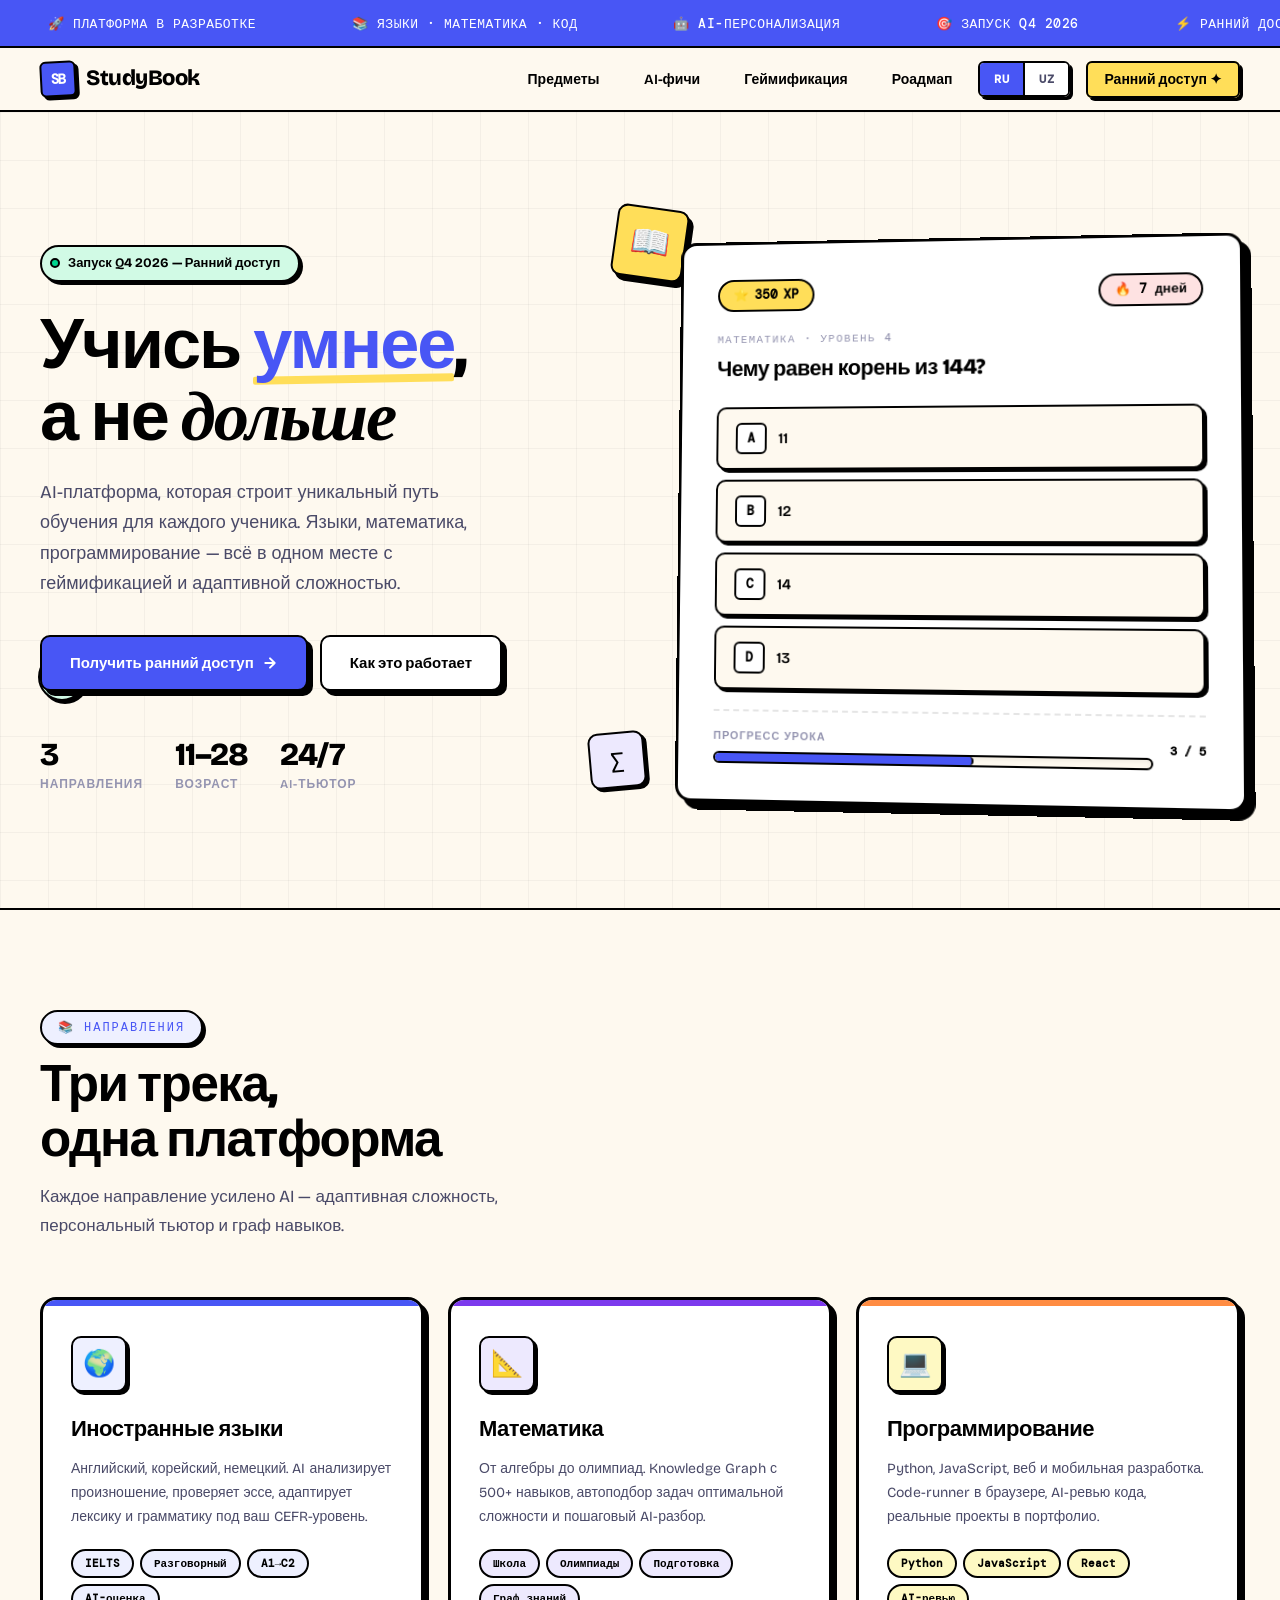
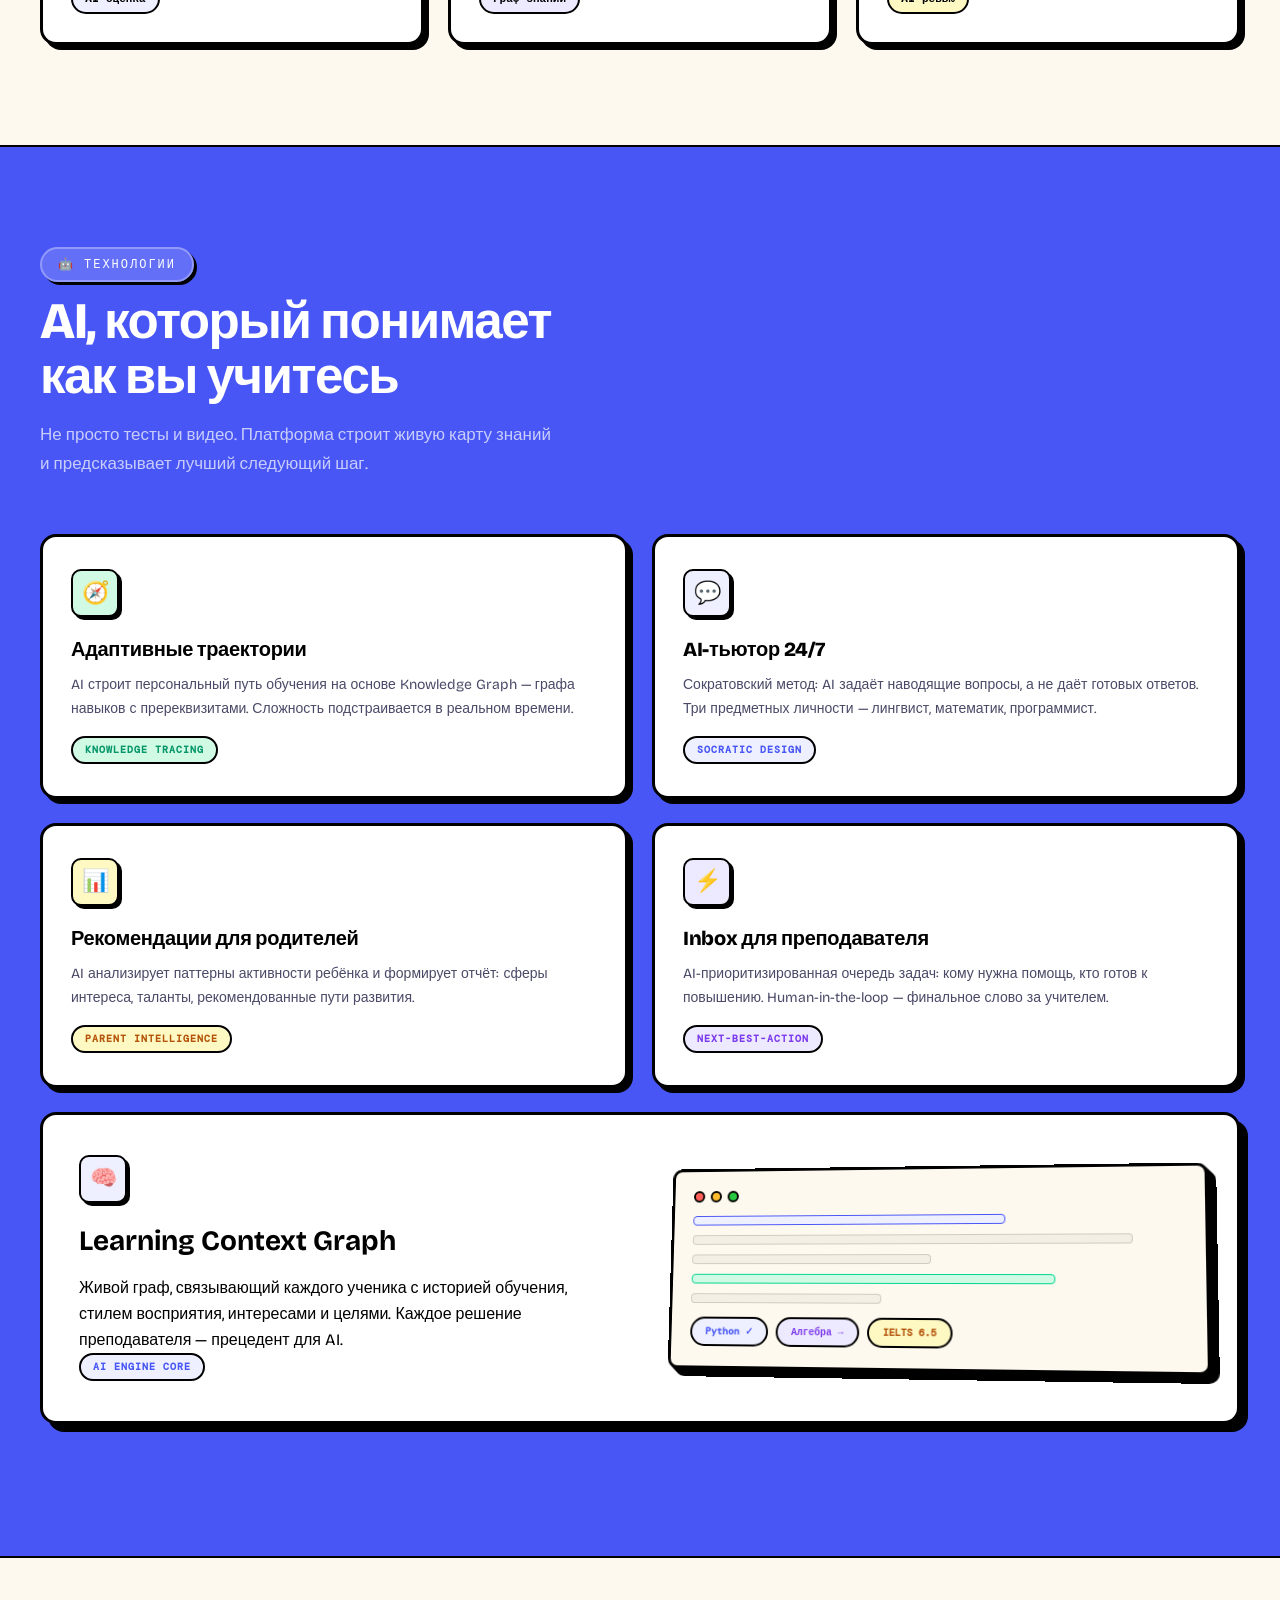
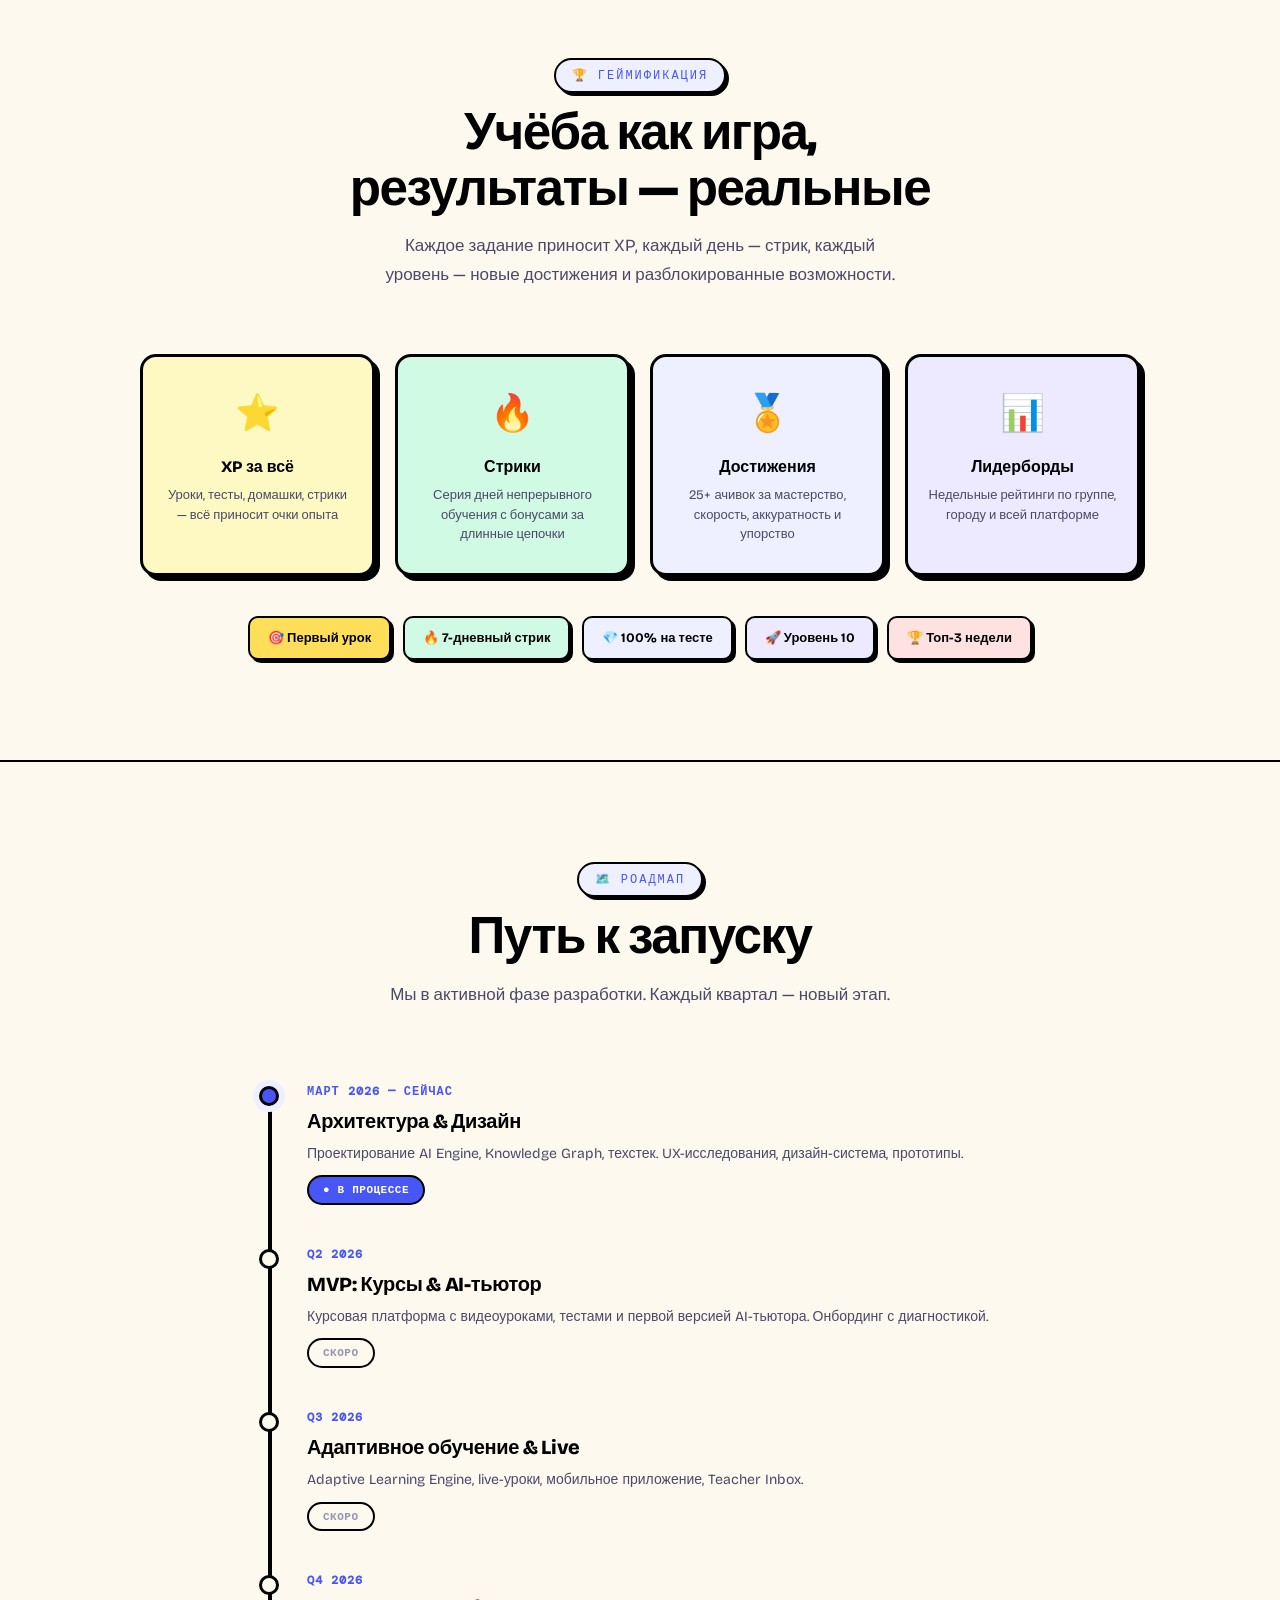
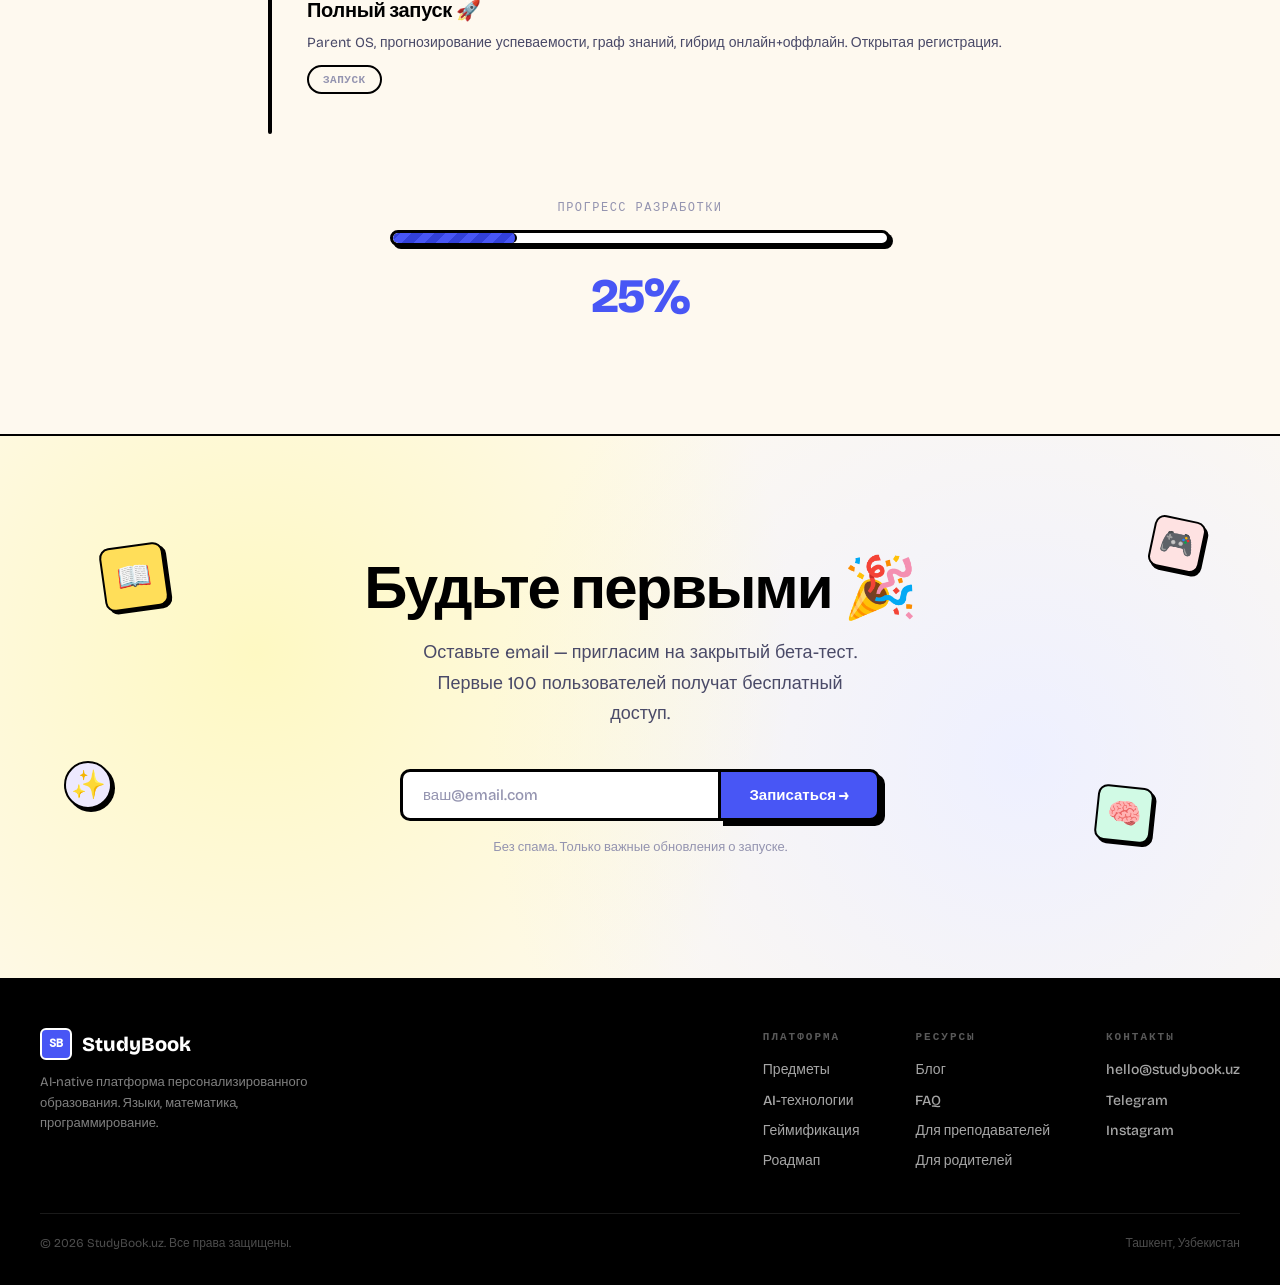
<file: index.html>
<!DOCTYPE html>
<html lang="ru">

<head>
	<meta charset="UTF-8">
	<meta name="viewport" content="width=device-width, initial-scale=1.0">
	<title>StudyBook.uz — AI-платформа обучения | Языки, Математика, Программирование</title>
	<meta name="description"
		content="StudyBook.uz — AI-native образовательная платформа в Узбекистане. Персонализированное обучение иностранным языкам, математике и программированию для учеников 11-28 лет. Гибрид онлайн + оффлайн. Запуск 2026.">
	<meta name="keywords"
		content="StudyBook, образование Узбекистан, AI обучение, онлайн курсы, репетитор, математика, программирование, английский язык, учебный центр, Ташкент, персонализированное обучение, адаптивное обучение">
	<meta name="robots" content="index, follow">
	<meta name="author" content="StudyBook.uz">
	<link rel="canonical" href="https://studybook.uz/">
	<meta property="og:type" content="website">
	<meta property="og:url" content="https://studybook.uz/">
	<meta property="og:title" content="StudyBook.uz — AI-платформа персонализированного обучения">
	<meta property="og:description"
		content="Иностранные языки, математика, программирование. AI подбирает идеальный путь обучения. Гибрид онлайн + оффлайн. Запуск Q4 2026.">
	<meta property="og:locale" content="ru_RU">
	<meta property="og:logo" content="./book-logo.svg">
	<meta property="og:site_name" content="StudyBook.uz">
	<meta name="twitter:card" content="summary_large_image">
	<meta property="og:image" content="./og-banner.png">
	<meta property="og:image:width" content="1200">
	<meta property="og:image:height" content="630">
	<meta name="twitter:title" content="StudyBook.uz — AI-платформа обучения нового поколения">
	<meta name="twitter:description" content="Персонализированное обучение с AI. Языки, математика, код. Узбекистан.">
	<link rel="stylesheet" href="./styles.css">

	<!-- Favicon -->
	<link rel="icon" type="image/svg+xml" href="./logo.svg">

	<script type="application/ld+json">
{"@context":"https://schema.org","@type":"EducationalOrganization","name":"StudyBook.uz","url":"https://studybook.uz","description":"AI-native образовательная платформа в Узбекистане.","areaServed":"UZ","foundingDate":"2026","teaches":["Иностранные языки","Математика","Программирование"],"audience":{"@type":"EducationalAudience","educationalRole":"student","suggestedMinAge":11,"suggestedMaxAge":28}}
</script>
	<script type="application/ld+json">
{"@context":"https://schema.org","@type":"WebSite","name":"StudyBook.uz","url":"https://studybook.uz","potentialAction":{"@type":"SearchAction","target":"https://studybook.uz/search?q={search_term_string}","query-input":"required name=search_term_string"}}
</script>

	<link rel="preconnect" href="https://fonts.googleapis.com">
	<link rel="preconnect" href="https://fonts.gstatic.com" crossorigin>
	<link
		href="https://fonts.googleapis.com/css2?family=Bricolage+Grotesque:opsz,wght@12..96,400;12..96,600;12..96,700;12..96,800&family=DM+Mono:wght@400;500&family=Fraunces:ital,opsz,wght@0,9..144,700;1,9..144,700&display=swap"
		rel="stylesheet">
</head>

<body>

	<!-- SEO Hidden -->
	<div class="seo-only" role="complementary" aria-label="О платформе StudyBook.uz">
		<h2>StudyBook.uz — AI-платформа образования в Узбекистане</h2>
		<p>StudyBook.uz — AI-native образовательная платформа нового поколения для учеников от 11 до 28 лет в
			Узбекистане.
			Персонализированное обучение иностранным языкам (английский, корейский, немецкий, турецкий), математике
			(школьная
			программа, олимпиадная подготовка) и программированию (Python, JavaScript, веб-разработка, мобильная
			разработка).
		</p>
		<h3>Онлайн курсы в Ташкенте и по всему Узбекистану</h3>
		<p>StudyBook.uz предлагает гибридный формат обучения: онлайн-курсы по всему Узбекистану, оффлайн-занятия в
			учебном
			центре. Видеоуроки, интерактивные задания, live-уроки с преподавателем, автоматическая проверка домашних
			заданий.
		</p>
		<h3>Курсы программирования для начинающих в Узбекистане</h3>
		<p>Обучение программированию с нуля: Python, JavaScript, HTML/CSS, React, Node.js. Подготовка к IT-карьере,
			портфолио проектов, AI-ревью кода.</p>
		<h3>Изучение английского языка онлайн Узбекистан</h3>
		<p>Курсы английского языка с AI-персонализацией: от Elementary до Advanced. Разговорная практика, грамматика,
			подготовка к IELTS. Адаптивные упражнения.</p>
		<h3>Онлайн репетитор по математике Ташкент</h3>
		<p>Персонализированное обучение математике: школьная программа, подготовка к экзаменам, олимпиадная математика.
			Граф
			знаний с визуализацией прогресса.</p>
		<h3>Подготовка к поступлению в вуз Узбекистан</h3>
		<p>Комплексная подготовка к вступительным экзаменам в университеты Узбекистана и зарубежные вузы.</p>
		<p>Города: Ташкент, Самарканд, Бухара, Навои, Андижан, Фергана, Наманган, Нукус.</p>
	</div>

	<!-- Marquee Banner -->
	<div class="top-banner" aria-hidden="true">
		<div class="marquee">
			<span>🚀 ПЛАТФОРМА В РАЗРАБОТКЕ</span>
			<span>📚 ЯЗЫКИ · МАТЕМАТИКА · КОД</span>
			<span>🤖 AI-ПЕРСОНАЛИЗАЦИЯ</span>
			<span>🎯 ЗАПУСК Q4 2026</span>
			<span>⚡ РАННИЙ ДОСТУП ОТКРЫТ</span>
			<span>🏆 ГЕЙМИФИКАЦИЯ ОБУЧЕНИЯ</span>
			<span>🚀 ПЛАТФОРМА В РАЗРАБОТКЕ</span>
			<span>📚 ЯЗЫКИ · МАТЕМАТИКА · КОД</span>
			<span>🤖 AI-ПЕРСОНАЛИЗАЦИЯ</span>
			<span>🎯 ЗАПУСК Q4 2026</span>
			<span>⚡ РАННИЙ ДОСТУП ОТКРЫТ</span>
			<span>🏆 ГЕЙМИФИКАЦИЯ ОБУЧЕНИЯ</span>
		</div>
	</div>

	<!-- Nav -->
	<nav role="navigation" aria-label="Главная навигация">
		<a href="#hero" class="nav-logo" aria-label="StudyBook.uz">
			<div class="logo-box">SB</div>
			<span>StudyBook</span>
		</a>
		<ul class="nav-links">
			<li><a href="#subjects">Предметы</a></li>
			<li><a href="#ai">AI-фичи</a></li>
			<li><a href="#gamify">Геймификация</a></li>
			<li><a href="#roadmap">Роадмап</a></li>
			<li id="lang-switch">
				<div class="lang-toggle">
					<button class="lang-btn active">RU</button>
					<button class="lang-btn" onclick="navigation.navigate('/uz')">UZ</button>
				</div>
			</li>
			<li><a href="#waitlist" class="nav-cta">Ранний доступ ✦</a></li>
		</ul>
		<div class="mobile-toggle">
			<div class="lang-toggle" id="mobLang">
				<button class="lang-btn active">RU</button>
				<button class="lang-btn" onclick="navigation.navigate('/uz')">UZ</button>
			</div>
			<button id="mobBtn" aria-label="Меню">☰</button>
		</div>
	</nav>

	<!-- HERO -->
	<section class="hero" id="hero">
		<div class="hero-grid-bg" aria-hidden="true"></div>
		<div class="float-deco deco-1" aria-hidden="true">📖</div>
		<div class="float-deco deco-2" aria-hidden="true">∑</div>
		<div class="float-deco deco-3" aria-hidden="true">⚡</div>

		<div class="hero-inner">
			<div class="hero-left">
				<div class="hero-badge">
					<div class="badge-dot"></div> Запуск Q4 2026 — Ранний доступ
				</div>

				<h1 class="hero-title">
					Учись <span class="accent">умнее</span>,<br>а не <span class="italic">дольше</span>
				</h1>

				<p class="hero-sub">
					AI-платформа, которая строит уникальный путь обучения для каждого ученика. Языки, математика,
					программирование
					— всё в одном месте с геймификацией и адаптивной сложностью.
				</p>

				<div class="hero-actions">
					<a href="#waitlist" class="btn btn-blue">
						Получить ранний доступ
						<svg width="16" height="16" viewBox="0 0 24 24" fill="none" stroke="currentColor"
							stroke-width="3" stroke-linecap="round" stroke-linejoin="round">
							<path d="M5 12h14M12 5l7 7-7 7" />
						</svg>
					</a>
					<a href="#ai" class="btn btn-white">Как это работает</a>
				</div>

				<div class="hero-stats">
					<div class="stat">
						<div class="stat-val">3</div>
						<div class="stat-label">Направления</div>
					</div>
					<div class="stat">
						<div class="stat-val">11–28</div>
						<div class="stat-label">Возраст</div>
					</div>
					<div class="stat">
						<div class="stat-val">24/7</div>
						<div class="stat-label">AI-тьютор</div>
					</div>
				</div>
			</div>

			<!-- Interactive Quiz Card -->
			<div class="hero-right">
				<div class="quiz-card" id="quizCard">
					<div class="xp-popup" id="xpPopup">+50 XP 🎉</div>
					<div class="quiz-header">
						<div class="quiz-xp">⭐ <span id="xpCount">350</span> XP</div>
						<div class="quiz-streak">🔥 7 дней</div>
					</div>
					<div class="quiz-subject">Математика · Уровень 4</div>
					<div class="quiz-question" id="quizQ">Чему равен корень из 144?</div>
					<div class="quiz-options" id="quizOpts">
						<div class="quiz-opt" data-correct="false" onclick="handleQuiz(this)">
							<div class="opt-letter">A</div>
							<span>11</span>
						</div>
						<div class="quiz-opt" data-correct="true" onclick="handleQuiz(this)">
							<div class="opt-letter">B</div>
							<span>12</span>
						</div>
						<div class="quiz-opt" data-correct="false" onclick="handleQuiz(this)">
							<div class="opt-letter">C</div>
							<span>14</span>
						</div>
						<div class="quiz-opt" data-correct="false" onclick="handleQuiz(this)">
							<div class="opt-letter">D</div>
							<span>13</span>
						</div>
					</div>
					<div class="quiz-footer">
						<div class="quiz-progress-wrap">
							<div class="quiz-progress-label">Прогресс урока</div>
							<div class="quiz-progress-bar">
								<div class="quiz-progress-fill" id="quizFill"></div>
							</div>
						</div>
						<div class="quiz-result" id="quizResult">3 / 5</div>
					</div>
				</div>
			</div>
		</div>
	</section>

	<!-- SUBJECTS -->
	<section class="subjects" id="subjects">
		<div class="container">
			<div class="section-tag reveal">📚 Направления</div>
			<h2 class="section-heading reveal r-d1">Три трека,<br>одна платформа</h2>
			<p class="section-sub reveal r-d2">Каждое направление усилено AI — адаптивная сложность, персональный тьютор
				и
				граф навыков.</p>

			<div class="subjects-grid">
				<article class="subj-card reveal r-d1">
					<div class="subj-icon">🌍</div>
					<h3>Иностранные языки</h3>
					<p>Английский, корейский, немецкий. AI анализирует произношение, проверяет эссе, адаптирует лексику
						и
						грамматику под ваш CEFR-уровень.</p>
					<div class="subj-tags">
						<span>IELTS</span><span>Разговорный</span><span>A1→C2</span><span>AI-оценка</span>
					</div>
				</article>
				<article class="subj-card reveal r-d2">
					<div class="subj-icon">📐</div>
					<h3>Математика</h3>
					<p>От алгебры до олимпиад. Knowledge Graph с 500+ навыков, автоподбор задач оптимальной сложности и
						пошаговый
						AI-разбор.</p>
					<div class="subj-tags">
						<span>Школа</span><span>Олимпиады</span><span>Подготовка</span><span>Граф знаний</span>
					</div>
				</article>
				<article class="subj-card reveal r-d3">
					<div class="subj-icon">💻</div>
					<h3>Программирование</h3>
					<p>Python, JavaScript, веб и мобильная разработка. Code-runner в браузере, AI-ревью кода, реальные
						проекты в
						портфолио.</p>
					<div class="subj-tags">
						<span>Python</span><span>JavaScript</span><span>React</span><span>AI-ревью</span>
					</div>
				</article>
			</div>
		</div>
	</section>

	<!-- AI FEATURES -->
	<section class="ai-section" id="ai">
		<div class="container">
			<div class="section-tag reveal">🤖 Технологии</div>
			<h2 class="section-heading reveal r-d1">AI, который понимает<br>как вы учитесь</h2>
			<p class="section-sub reveal r-d2">Не просто тесты и видео. Платформа строит живую карту знаний и
				предсказывает
				лучший следующий шаг.</p>

			<div class="ai-grid">
				<div class="ai-card reveal">
					<div class="ai-card-icon">🧭</div>
					<h3>Адаптивные траектории</h3>
					<p>AI строит персональный путь обучения на основе Knowledge Graph — графа навыков с пререквизитами.
						Сложность
						подстраивается в реальном времени.</p>
					<span class="ai-tag">Knowledge Tracing</span>
				</div>
				<div class="ai-card reveal r-d1">
					<div class="ai-card-icon">💬</div>
					<h3>AI-тьютор 24/7</h3>
					<p>Сократовский метод: AI задаёт наводящие вопросы, а не даёт готовых ответов. Три предметных
						личности —
						лингвист, математик, программист.</p>
					<span class="ai-tag">Socratic Design</span>
				</div>
				<div class="ai-card reveal r-d2">
					<div class="ai-card-icon">📊</div>
					<h3>Рекомендации для родителей</h3>
					<p>AI анализирует паттерны активности ребёнка и формирует отчёт: сферы интереса, таланты,
						рекомендованные пути
						развития.</p>
					<span class="ai-tag">Parent Intelligence</span>
				</div>
				<div class="ai-card reveal r-d3">
					<div class="ai-card-icon">⚡</div>
					<h3>Inbox для преподавателя</h3>
					<p>AI-приоритизированная очередь задач: кому нужна помощь, кто готов к повышению. Human-in-the-loop
						—
						финальное слово за учителем.</p>
					<span class="ai-tag">Next-Best-Action</span>
				</div>

				<!-- Big card -->
				<div class="ai-big reveal">
					<div>
						<div class="ai-card-icon" style="background:var(--blue-light)">🧠</div>
						<h3>Learning Context Graph</h3>
						<p>Живой граф, связывающий каждого ученика с историей обучения, стилем восприятия, интересами и
							целями.
							Каждое решение преподавателя — прецедент для AI.</p>
						<span class="ai-tag" style="background:var(--blue-light);color:var(--blue)">AI Engine
							Core</span>
					</div>
					<div class="mock-3d">
						<div class="mock-window">
							<div class="mock-dots"><i></i><i></i><i></i></div>
							<div class="mock-rows">
								<div class="mock-row"></div>
								<div class="mock-row"></div>
								<div class="mock-row"></div>
								<div class="mock-row"></div>
								<div class="mock-row"></div>
							</div>
							<div class="mock-badges">
								<div class="mock-badge">Python ✓</div>
								<div class="mock-badge">Алгебра →</div>
								<div class="mock-badge">IELTS 6.5</div>
							</div>
						</div>
					</div>
				</div>
			</div>
		</div>
	</section>

	<!-- GAMIFICATION -->
	<section class="gamify" id="gamify">
		<div class="container">
			<div class="gamify-header">
				<div class="section-tag reveal">🏆 Геймификация</div>
				<h2 class="section-heading reveal r-d1">Учёба как игра,<br>результаты — реальные</h2>
				<p class="section-sub reveal r-d2">Каждое задание приносит XP, каждый день — стрик, каждый уровень —
					новые
					достижения и разблокированные возможности.</p>
			</div>

			<div class="gamify-grid">
				<div class="gamify-item reveal">
					<div class="gamify-emoji">⭐</div>
					<h4>XP за всё</h4>
					<p>Уроки, тесты, домашки, стрики — всё приносит очки опыта</p>
				</div>
				<div class="gamify-item reveal r-d1">
					<div class="gamify-emoji">🔥</div>
					<h4>Стрики</h4>
					<p>Серия дней непрерывного обучения с бонусами за длинные цепочки</p>
				</div>
				<div class="gamify-item reveal r-d2">
					<div class="gamify-emoji">🏅</div>
					<h4>Достижения</h4>
					<p>25+ ачивок за мастерство, скорость, аккуратность и упорство</p>
				</div>
				<div class="gamify-item reveal r-d3">
					<div class="gamify-emoji">📊</div>
					<h4>Лидерборды</h4>
					<p>Недельные рейтинги по группе, городу и всей платформе</p>
				</div>
			</div>

			<div class="achievements reveal">
				<div class="achievement">🎯 Первый урок</div>
				<div class="achievement">🔥 7-дневный стрик</div>
				<div class="achievement">💎 100% на тесте</div>
				<div class="achievement">🚀 Уровень 10</div>
				<div class="achievement">🏆 Топ-3 недели</div>
			</div>
		</div>
	</section>

	<!-- ROADMAP -->
	<section class="roadmap" id="roadmap">
		<div class="container">
			<div class="roadmap-header">
				<div class="section-tag reveal">🗺️ Роадмап</div>
				<h2 class="section-heading reveal r-d1">Путь к запуску</h2>
				<p class="section-sub reveal r-d2">Мы в активной фазе разработки. Каждый квартал — новый этап.</p>
			</div>

			<div class="timeline">
				<div class="tl-item active reveal">
					<div class="tl-dot"></div>
					<div class="tl-content">
						<div class="tl-date">Март 2026 — Сейчас</div>
						<div class="tl-title">Архитектура & Дизайн</div>
						<div class="tl-desc">Проектирование AI Engine, Knowledge Graph, техстек. UX-исследования,
							дизайн-система,
							прототипы.</div>
						<span class="tl-status">● В процессе</span>
					</div>
				</div>
				<div class="tl-item soon reveal r-d1">
					<div class="tl-dot"></div>
					<div class="tl-content">
						<div class="tl-date">Q2 2026</div>
						<div class="tl-title">MVP: Курсы & AI-тьютор</div>
						<div class="tl-desc">Курсовая платформа с видеоуроками, тестами и первой версией AI-тьютора.
							Онбординг с
							диагностикой.</div>
						<span class="tl-status">Скоро</span>
					</div>
				</div>
				<div class="tl-item soon reveal r-d2">
					<div class="tl-dot"></div>
					<div class="tl-content">
						<div class="tl-date">Q3 2026</div>
						<div class="tl-title">Адаптивное обучение & Live</div>
						<div class="tl-desc">Adaptive Learning Engine, live-уроки, мобильное приложение, Teacher Inbox.
						</div>
						<span class="tl-status">Скоро</span>
					</div>
				</div>
				<div class="tl-item soon reveal r-d3">
					<div class="tl-dot"></div>
					<div class="tl-content">
						<div class="tl-date">Q4 2026</div>
						<div class="tl-title">Полный запуск 🚀</div>
						<div class="tl-desc">Parent OS, прогнозирование успеваемости, граф знаний, гибрид
							онлайн+оффлайн. Открытая
							регистрация.</div>
						<span class="tl-status">Запуск</span>
					</div>
				</div>
			</div>

			<div class="launch-bar reveal">
				<div class="launch-bar-label">Прогресс разработки</div>
				<div class="launch-bar-track">
					<div class="launch-bar-fill"></div>
				</div>
				<div class="launch-pct">25%</div>
			</div>
		</div>
	</section>

	<!-- WAITLIST -->
	<section class="waitlist" id="waitlist">
		<div class="sticker sticker-1" aria-hidden="true">📖</div>
		<div class="sticker sticker-2" aria-hidden="true">🧠</div>
		<div class="sticker sticker-3" aria-hidden="true">✨</div>
		<div class="sticker sticker-4" aria-hidden="true">🎮</div>

		<div style="position:relative;z-index:2">
			<h2 class="waitlist-title reveal">Будьте первыми 🎉</h2>
			<p class="waitlist-sub reveal r-d1">
				Оставьте email — пригласим на закрытый бета-тест.<br>Первые 100 пользователей получат бесплатный доступ.
			</p>
			<div class="waitlist-form reveal r-d2">
				<input type="email" class="waitlist-input" placeholder="ваш@email.com" aria-label="Email" id="emailIn">
				<button class="waitlist-btn" id="wlBtn" onclick="submitWL()">Записаться →</button>
			</div>
			<p class="waitlist-note reveal r-d3">Без спама. Только важные обновления о запуске.</p>
		</div>
	</section>

	<!-- FOOTER -->
	<footer role="contentinfo">
		<div class="footer-inner">
			<div class="footer-brand">
				<div class="flogo">
					<div class="flogo-box">SB</div>
					<span>StudyBook</span>
				</div>
				<p>AI-native платформа персонализированного образования. Языки, математика, программирование.</p>
			</div>
			<div class="footer-cols">
				<div class="footer-col">
					<h4>Платформа</h4>
					<a href="#subjects">Предметы</a>
					<a href="#ai">AI-технологии</a>
					<a href="#gamify">Геймификация</a>
					<a href="#roadmap">Роадмап</a>
				</div>
				<div class="footer-col">
					<h4>Ресурсы</h4>
					<a href="#">Блог</a>
					<a href="#">FAQ</a>
					<a href="#">Для преподавателей</a>
					<a href="#">Для родителей</a>
				</div>
				<div class="footer-col">
					<h4>Контакты</h4>
					<a href="mailto:hello@studybook.uz">hello@studybook.uz</a>
					<a href="#">Telegram</a>
					<a href="#">Instagram</a>
				</div>
			</div>
		</div>
		<div class="footer-bottom">
			<span>© 2026 StudyBook.uz. Все права защищены.</span>
			<span>Ташкент, Узбекистан</span>
		</div>
	</footer>

	<script src="./script.js" async></script>
</body>

</html>
</file>
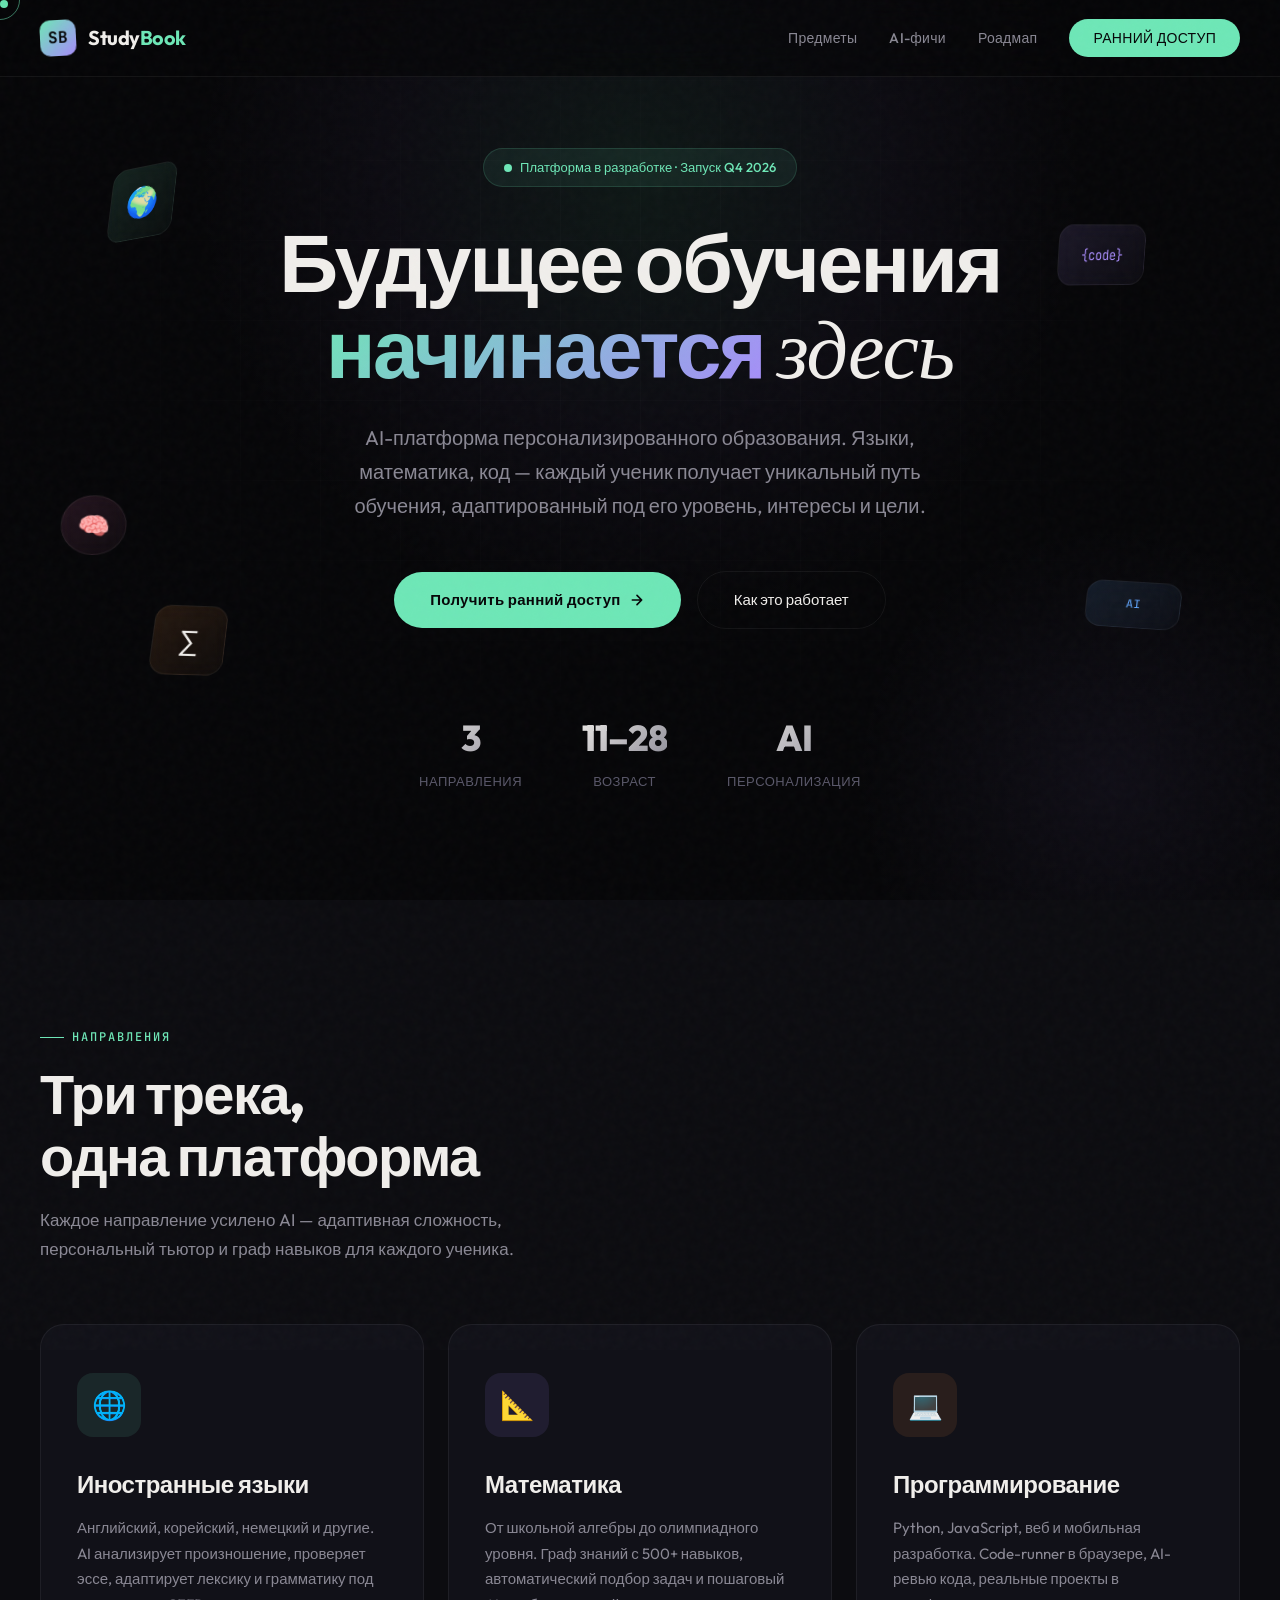
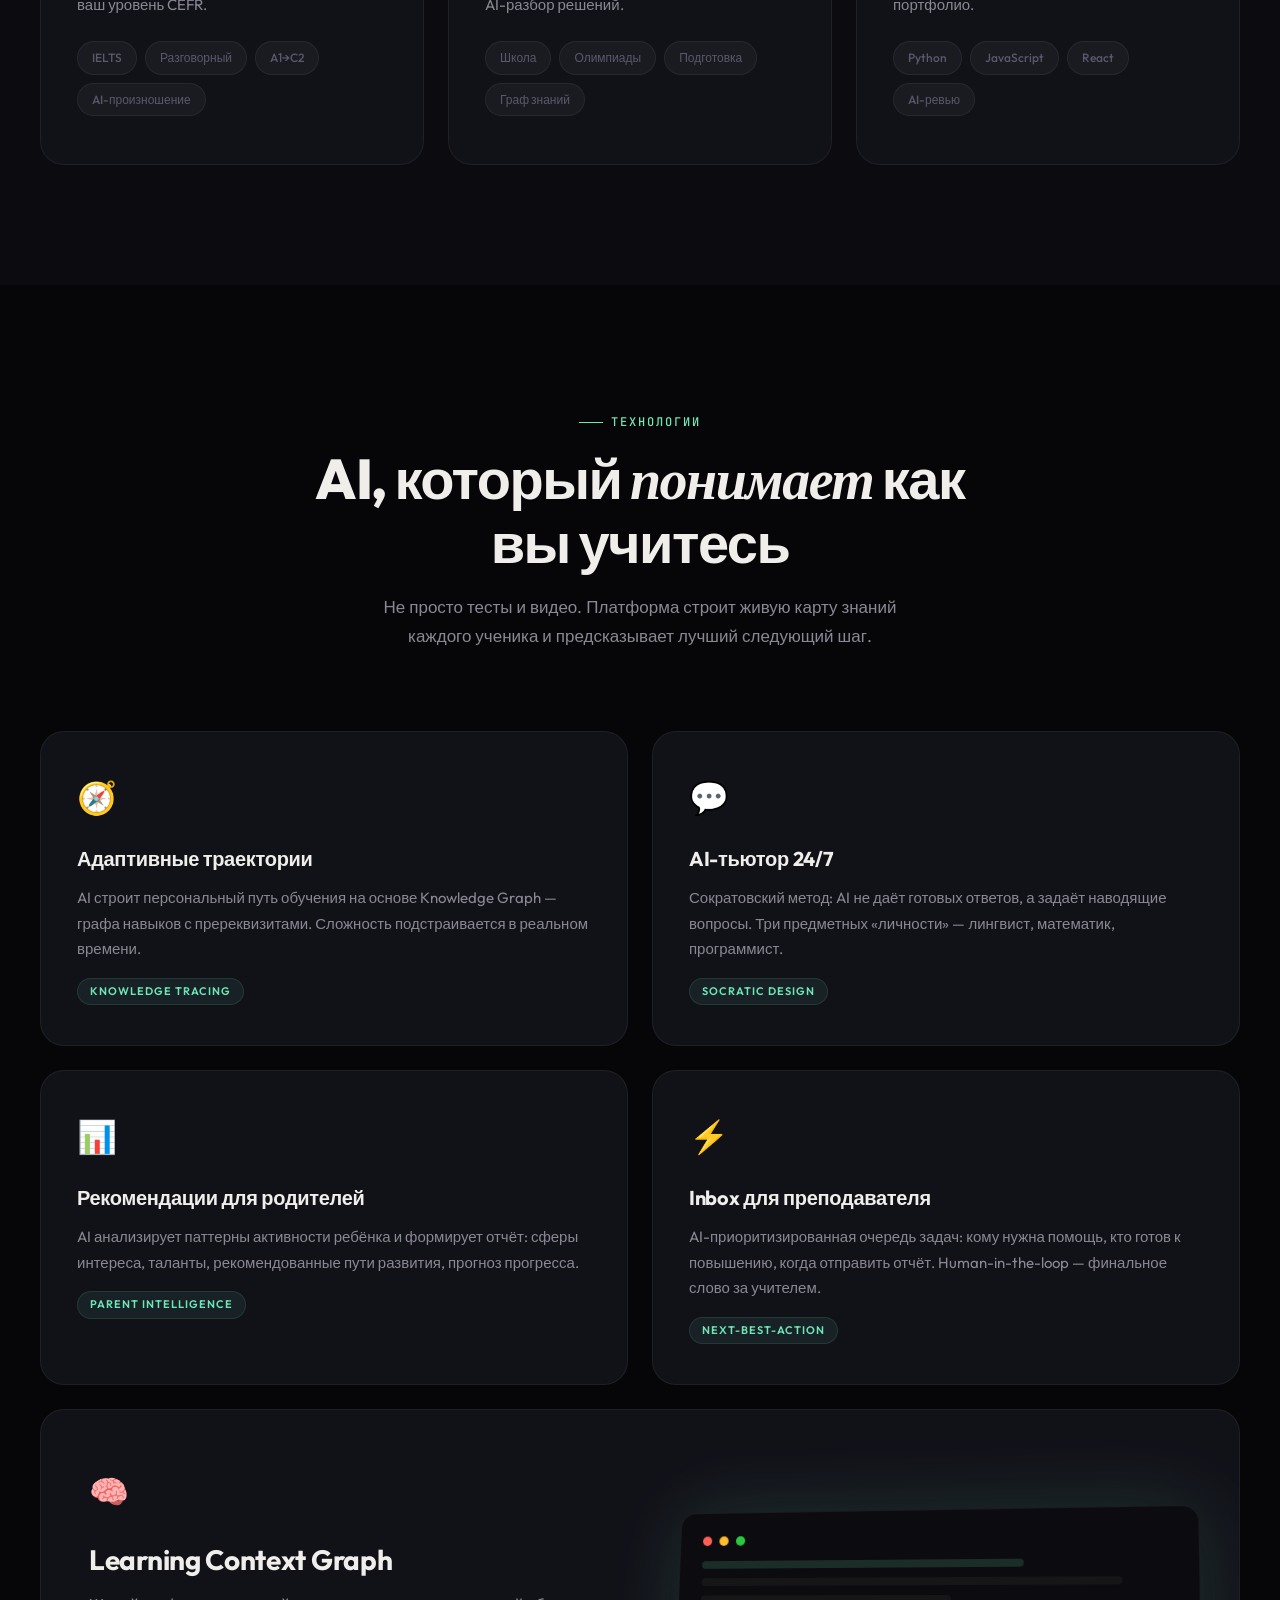
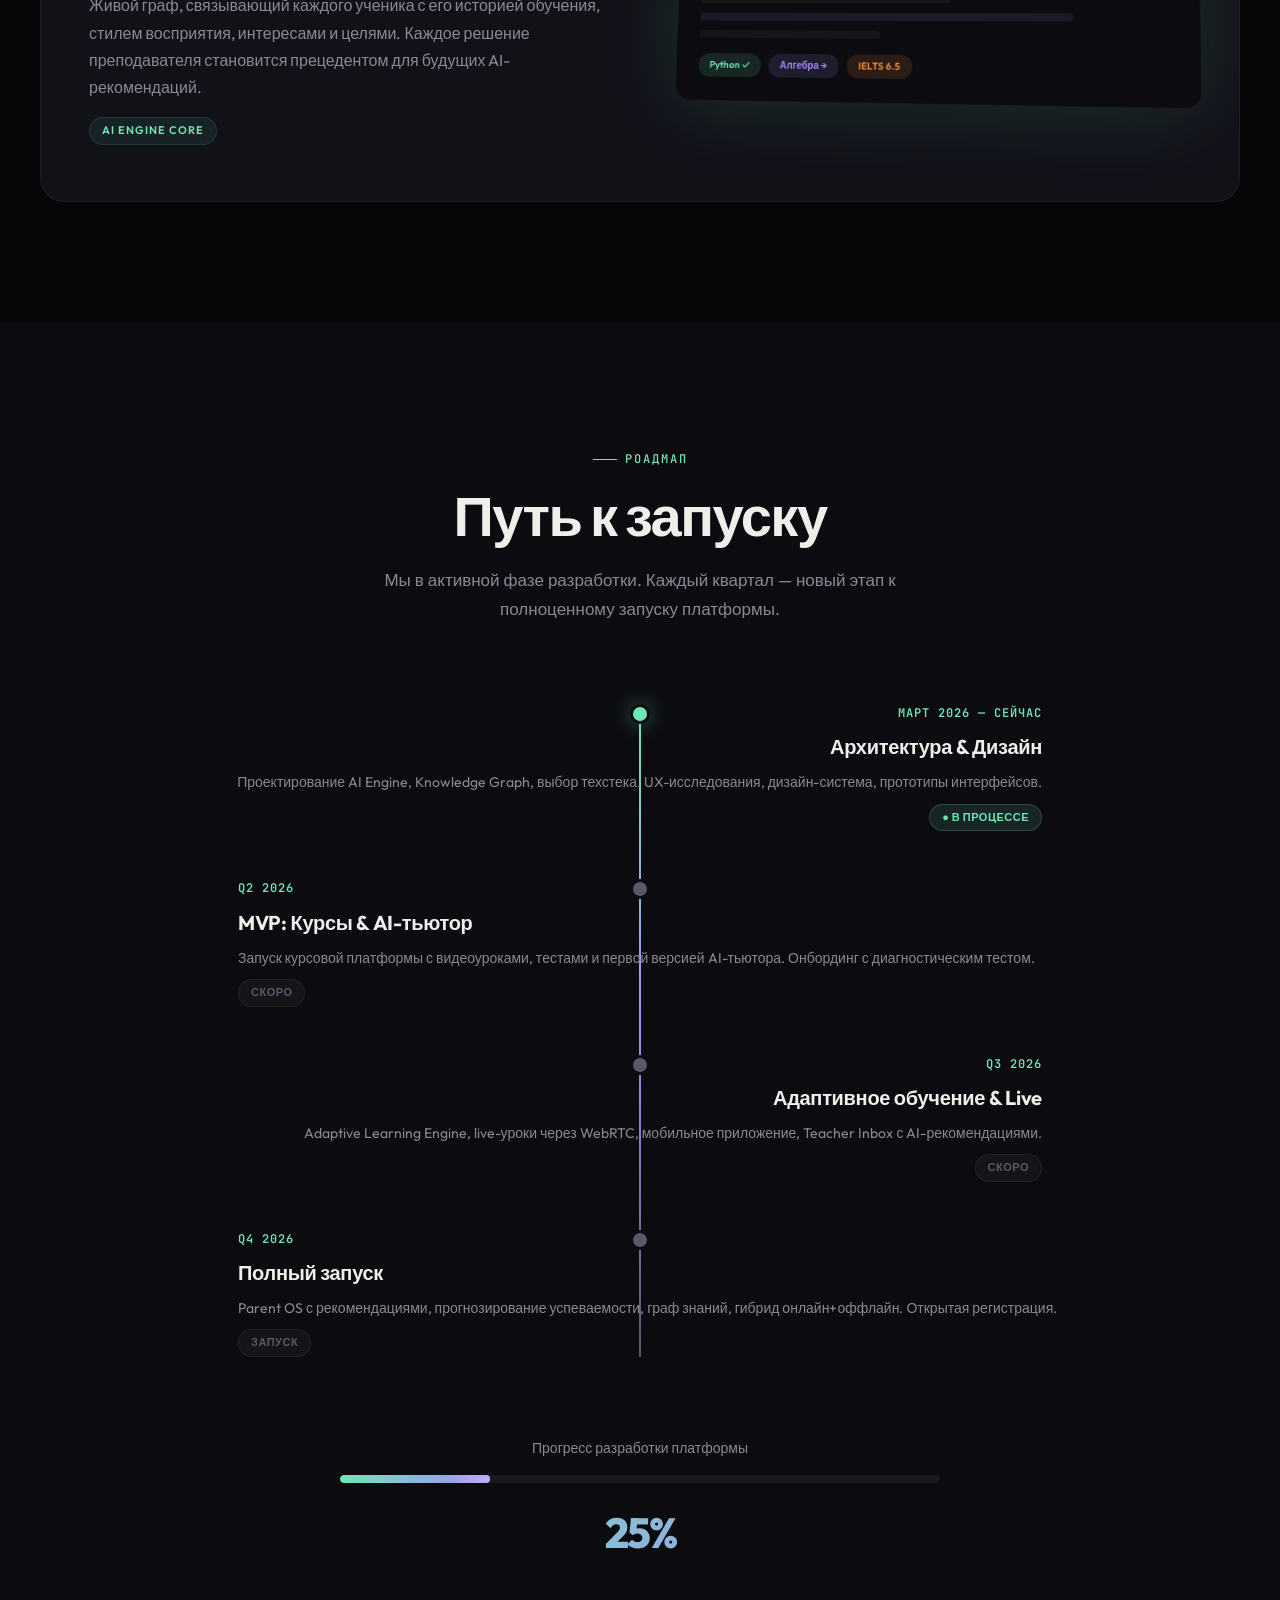
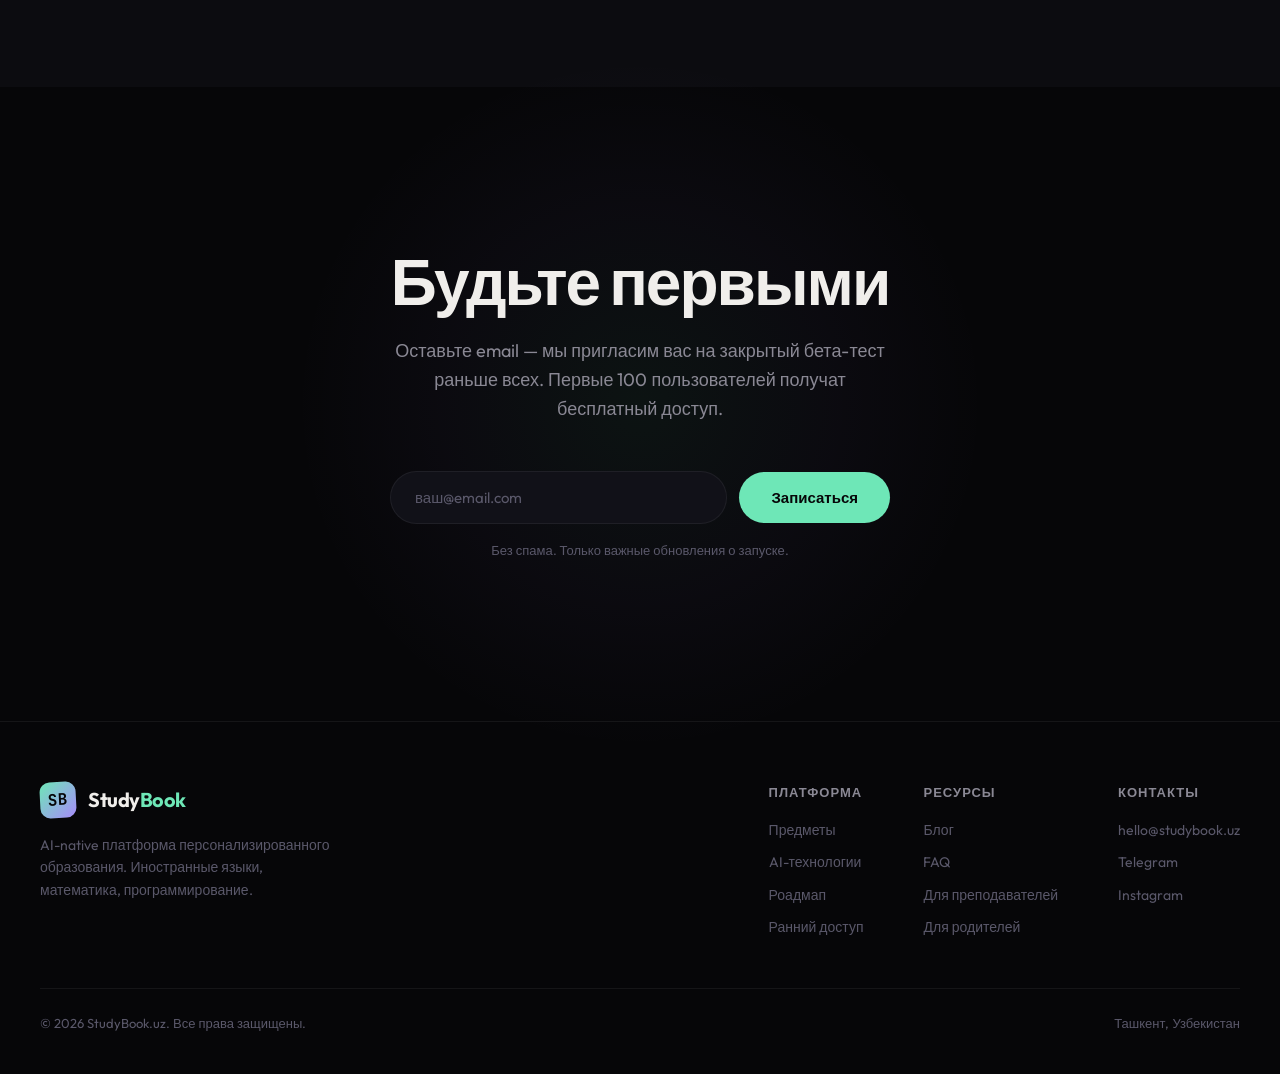
<file: index.v1.html>
<!DOCTYPE html>
<html lang="ru">

<head>
	<meta charset="UTF-8">
	<meta name="viewport" content="width=device-width, initial-scale=1.0">
	<title>StudyBook.uz — AI-платформа обучения | Иностранные языки, Математика, Программирование</title>
	<meta name="description"
		content="StudyBook.uz — AI-native образовательная платформа в Узбекистане. Персонализированное обучение иностранным языкам, математике и программированию для учеников 11-28 лет. Гибрид онлайн + оффлайн. Запуск 2026.">
	<meta name="keywords"
		content="StudyBook, образование Узбекистан, AI обучение, онлайн курсы, репетитор, математика, программирование, английский язык, учебный центр, Ташкент, персонализированное обучение, адаптивное обучение">
	<meta name="robots" content="index, follow">
	<meta name="author" content="StudyBook.uz">
	<link rel="canonical" href="https://studybook.uz/">

	<!-- Open Graph -->
	<meta property="og:type" content="website">
	<meta property="og:url" content="https://studybook.uz/">
	<meta property="og:title" content="StudyBook.uz — AI-платформа персонализированного обучения">
	<meta property="og:description"
		content="Иностранные языки, математика, программирование. AI подбирает идеальный путь обучения для каждого ученика. Гибрид онлайн + оффлайн. Запуск конец 2026.">
	<meta property="og:locale" content="ru_RU">
	<meta property="og:site_name" content="StudyBook.uz">

	<!-- Twitter -->
	<meta name="twitter:card" content="summary_large_image">
	<meta name="twitter:title" content="StudyBook.uz — AI-платформа обучения нового поколения">
	<meta name="twitter:description" content="Персонализированное обучение с AI. Языки, математика, код. Узбекистан.">

	<!-- Schema.org -->
	<script type="application/ld+json">
{
  "@context": "https://schema.org",
  "@type": "EducationalOrganization",
  "name": "StudyBook.uz",
  "url": "https://studybook.uz",
  "description": "AI-native образовательная платформа в Узбекистане. Персонализированное обучение иностранным языкам, математике и программированию.",
  "areaServed": "UZ",
  "foundingDate": "2026",
  "teaches": ["Иностранные языки", "Математика", "Программирование"],
  "audience": {
    "@type": "EducationalAudience",
    "educationalRole": "student",
    "suggestedMinAge": 11,
    "suggestedMaxAge": 28
  },
  "sameAs": [],
  "contactPoint": {
    "@type": "ContactPoint",
    "contactType": "customer service",
    "url": "https://studybook.uz"
  }
}
</script>
	<script type="application/ld+json">
{
  "@context": "https://schema.org",
  "@type": "WebSite",
  "name": "StudyBook.uz",
  "url": "https://studybook.uz",
  "potentialAction": {
    "@type": "SearchAction",
    "target": "https://studybook.uz/search?q={search_term_string}",
    "query-input": "required name=search_term_string"
  }
}
</script>

	<link rel="preconnect" href="https://fonts.googleapis.com">
	<link rel="preconnect" href="https://fonts.gstatic.com" crossorigin>
	<link
		href="https://fonts.googleapis.com/css2?family=Outfit:wght@300;400;500;600;700;800;900&family=JetBrains+Mono:wght@400;500;600&family=Instrument+Serif:ital@0;1&display=swap"
		rel="stylesheet">

	<style>
		/* === SEO HIDDEN CONTENT STYLING === */
		.seo-content {
			position: absolute;
			width: 1px;
			height: 1px;
			padding: 0;
			margin: -1px;
			overflow: hidden;
			clip: rect(0, 0, 0, 0);
			white-space: nowrap;
			border: 0;
		}

		/* === CSS VARIABLES === */
		:root {
			--bg-primary: #060608;
			--bg-secondary: #0c0c10;
			--bg-card: #111118;
			--bg-card-hover: #16161f;
			--text-primary: #f0eeeb;
			--text-secondary: #8a8894;
			--text-muted: #5a586a;
			--accent-primary: #6ee7b7;
			--accent-secondary: #34d399;
			--accent-tertiary: #a78bfa;
			--accent-warm: #fb923c;
			--accent-blue: #60a5fa;
			--accent-pink: #f472b6;
			--border-subtle: rgba(255, 255, 255, 0.06);
			--border-accent: rgba(110, 231, 183, 0.2);
			--glow-green: 0 0 80px rgba(110, 231, 183, 0.15);
			--glow-purple: 0 0 80px rgba(167, 139, 250, 0.12);
			--radius-sm: 8px;
			--radius-md: 16px;
			--radius-lg: 24px;
			--radius-xl: 32px;
			--font-display: 'Outfit', sans-serif;
			--font-serif: 'Instrument Serif', serif;
			--font-mono: 'JetBrains Mono', monospace;
			--ease-out-expo: cubic-bezier(0.16, 1, 0.3, 1);
			--ease-spring: cubic-bezier(0.34, 1.56, 0.64, 1);
		}

		/* === RESET & BASE === */
		*,
		*::before,
		*::after {
			margin: 0;
			padding: 0;
			box-sizing: border-box;
		}

		html {
			scroll-behavior: smooth;
			font-size: 16px;
		}

		body {
			font-family: var(--font-display);
			background: var(--bg-primary);
			color: var(--text-primary);
			overflow-x: hidden;
			-webkit-font-smoothing: antialiased;
			line-height: 1.6;
		}

		/* === CUSTOM CURSOR === */
		.cursor-dot {
			width: 8px;
			height: 8px;
			background: var(--accent-primary);
			border-radius: 50%;
			position: fixed;
			pointer-events: none;
			z-index: 99999;
			transition: transform 0.1s ease;
			mix-blend-mode: difference;
		}

		.cursor-ring {
			width: 40px;
			height: 40px;
			border: 1.5px solid var(--accent-primary);
			border-radius: 50%;
			position: fixed;
			pointer-events: none;
			z-index: 99998;
			transition: all 0.15s ease;
			opacity: 0.5;
		}

		/* === GRAIN OVERLAY === */
		.grain {
			position: fixed;
			top: -50%;
			left: -50%;
			width: 200%;
			height: 200%;
			pointer-events: none;
			z-index: 99990;
			opacity: 0.025;
			background-image: url("data:image/svg+xml,%3Csvg viewBox='0 0 256 256' xmlns='http://www.w3.org/2000/svg'%3E%3Cfilter id='noise'%3E%3CfeTurbulence type='fractalNoise' baseFrequency='0.9' numOctaves='4' stitchTiles='stitch'/%3E%3C/filter%3E%3Crect width='100%25' height='100%25' filter='url(%23noise)'/%3E%3C/svg%3E");
		}

		/* === NAVIGATION === */
		nav {
			position: fixed;
			top: 0;
			left: 0;
			right: 0;
			z-index: 1000;
			padding: 20px 40px;
			display: flex;
			align-items: center;
			justify-content: space-between;
			backdrop-filter: blur(20px) saturate(1.2);
			background: rgba(6, 6, 8, 0.7);
			border-bottom: 1px solid var(--border-subtle);
			transition: all 0.4s var(--ease-out-expo);
		}

		nav.scrolled {
			padding: 14px 40px;
			background: rgba(6, 6, 8, 0.92);
		}

		.nav-logo {
			display: flex;
			align-items: center;
			gap: 12px;
			text-decoration: none;
			color: var(--text-primary);
		}

		.logo-mark {
			width: 36px;
			height: 36px;
			background: linear-gradient(135deg, var(--accent-primary), var(--accent-tertiary));
			border-radius: 10px;
			display: flex;
			align-items: center;
			justify-content: center;
			font-family: var(--font-mono);
			font-weight: 700;
			font-size: 16px;
			color: var(--bg-primary);
			transform: rotate(-3deg);
			transition: transform 0.3s var(--ease-spring);
		}

		.nav-logo:hover .logo-mark {
			transform: rotate(3deg) scale(1.05);
		}

		.logo-text {
			font-weight: 700;
			font-size: 20px;
			letter-spacing: -0.5px;
		}

		.logo-text span {
			color: var(--accent-primary);
		}

		.nav-links {
			display: flex;
			align-items: center;
			gap: 32px;
			list-style: none;
		}

		.nav-links a {
			color: var(--text-secondary);
			text-decoration: none;
			font-size: 14px;
			font-weight: 500;
			letter-spacing: 0.3px;
			transition: color 0.3s ease;
			position: relative;
		}

		.nav-links a::after {
			content: '';
			position: absolute;
			bottom: -4px;
			left: 0;
			width: 0;
			height: 1.5px;
			background: var(--accent-primary);
			transition: width 0.3s var(--ease-out-expo);
		}

		.nav-links a:hover {
			color: var(--text-primary);
		}

		.nav-links a:hover::after {
			width: 100%;
		}

		.nav-cta {
			padding: 10px 24px;
			background: var(--accent-primary);
			color: var(--bg-primary) !important;
			border-radius: 100px;
			font-weight: 600;
			font-size: 13px;
			letter-spacing: 0.5px;
			text-transform: uppercase;
			transition: all 0.3s var(--ease-spring);
			border: none;
			cursor: pointer;
			text-decoration: none;
		}

		.nav-cta:hover {
			transform: translateY(-2px);
			box-shadow: 0 8px 30px rgba(110, 231, 183, 0.3);
		}

		.nav-cta::after {
			display: none !important;
		}

		.mobile-menu-btn {
			display: none;
			background: none;
			border: none;
			color: var(--text-primary);
			font-size: 24px;
			cursor: pointer;
		}

		/* === HERO SECTION === */
		.hero {
			min-height: 100vh;
			display: flex;
			flex-direction: column;
			align-items: center;
			justify-content: center;
			position: relative;
			padding: 120px 40px 80px;
			overflow: hidden;
		}

		.hero-bg {
			position: absolute;
			inset: 0;
			overflow: hidden;
		}

		.hero-bg::before {
			content: '';
			position: absolute;
			top: -30%;
			left: 50%;
			transform: translateX(-50%);
			width: 900px;
			height: 900px;
			background: radial-gradient(circle, rgba(110, 231, 183, 0.08) 0%, rgba(167, 139, 250, 0.04) 40%, transparent 70%);
			animation: heroGlow 8s ease-in-out infinite alternate;
		}

		.hero-bg::after {
			content: '';
			position: absolute;
			bottom: -20%;
			right: -10%;
			width: 600px;
			height: 600px;
			background: radial-gradient(circle, rgba(167, 139, 250, 0.06) 0%, transparent 60%);
			animation: heroGlow 10s ease-in-out 2s infinite alternate;
		}

		@keyframes heroGlow {
			0% {
				opacity: 0.6;
				transform: translateX(-50%) scale(1);
			}

			100% {
				opacity: 1;
				transform: translateX(-50%) scale(1.15);
			}
		}

		/* 3D Floating elements */
		.hero-3d-container {
			position: absolute;
			inset: 0;
			perspective: 1200px;
			pointer-events: none;
		}

		.float-element {
			position: absolute;
			border-radius: var(--radius-md);
			backdrop-filter: blur(10px);
			border: 1px solid var(--border-subtle);
			animation-timing-function: ease-in-out;
			animation-iteration-count: infinite;
			animation-direction: alternate;
		}

		.float-1 {
			width: 80px;
			height: 80px;
			top: 18%;
			left: 8%;
			background: linear-gradient(135deg, rgba(110, 231, 183, 0.12), rgba(110, 231, 183, 0.03));
			animation: float1 7s ease-in-out infinite alternate;
			transform: rotateX(15deg) rotateY(-20deg);
			display: flex;
			align-items: center;
			justify-content: center;
			font-size: 32px;
		}

		.float-2 {
			width: 100px;
			height: 60px;
			top: 25%;
			right: 10%;
			background: linear-gradient(135deg, rgba(167, 139, 250, 0.12), rgba(167, 139, 250, 0.03));
			animation: float2 9s ease-in-out infinite alternate;
			transform: rotateX(-10deg) rotateY(15deg);
			display: flex;
			align-items: center;
			justify-content: center;
			font-family: var(--font-mono);
			font-size: 14px;
			color: var(--accent-tertiary);
		}

		.float-3 {
			width: 70px;
			height: 70px;
			bottom: 25%;
			left: 12%;
			background: linear-gradient(135deg, rgba(251, 146, 60, 0.12), rgba(251, 146, 60, 0.03));
			animation: float3 8s ease-in-out infinite alternate;
			transform: rotateX(20deg) rotateY(10deg);
			display: flex;
			align-items: center;
			justify-content: center;
			font-size: 28px;
		}

		.float-4 {
			width: 90px;
			height: 50px;
			bottom: 30%;
			right: 8%;
			background: linear-gradient(135deg, rgba(96, 165, 250, 0.12), rgba(96, 165, 250, 0.03));
			animation: float4 6s ease-in-out infinite alternate;
			transform: rotateX(-15deg) rotateY(-10deg);
			display: flex;
			align-items: center;
			justify-content: center;
			font-family: var(--font-mono);
			font-size: 12px;
			color: var(--accent-blue);
		}

		.float-5 {
			width: 60px;
			height: 60px;
			top: 55%;
			left: 5%;
			background: linear-gradient(135deg, rgba(244, 114, 182, 0.12), rgba(244, 114, 182, 0.03));
			animation: float5 11s ease-in-out infinite alternate;
			transform: rotateX(10deg) rotateY(25deg);
			border-radius: 50%;
			display: flex;
			align-items: center;
			justify-content: center;
			font-size: 24px;
		}

		@keyframes float1 {
			0% {
				transform: rotateX(15deg) rotateY(-20deg) translateY(0);
			}

			100% {
				transform: rotateX(5deg) rotateY(-10deg) translateY(-25px);
			}
		}

		@keyframes float2 {
			0% {
				transform: rotateX(-10deg) rotateY(15deg) translateY(0);
			}

			100% {
				transform: rotateX(-5deg) rotateY(25deg) translateY(-30px);
			}
		}

		@keyframes float3 {
			0% {
				transform: rotateX(20deg) rotateY(10deg) translateY(0);
			}

			100% {
				transform: rotateX(10deg) rotateY(-5deg) translateY(-20px);
			}
		}

		@keyframes float4 {
			0% {
				transform: rotateX(-15deg) rotateY(-10deg) translateY(0);
			}

			100% {
				transform: rotateX(-5deg) rotateY(5deg) translateY(-35px);
			}
		}

		@keyframes float5 {
			0% {
				transform: rotateX(10deg) rotateY(25deg) translateY(0);
			}

			100% {
				transform: rotateX(-5deg) rotateY(15deg) translateY(-15px);
			}
		}

		/* Grid lines */
		.hero-grid {
			position: absolute;
			inset: 0;
			background-image:
				linear-gradient(rgba(255, 255, 255, 0.015) 1px, transparent 1px),
				linear-gradient(90deg, rgba(255, 255, 255, 0.015) 1px, transparent 1px);
			background-size: 80px 80px;
			mask-image: radial-gradient(ellipse 70% 60% at 50% 40%, black 30%, transparent 80%);
		}

		.hero-content {
			position: relative;
			z-index: 10;
			text-align: center;
			max-width: 900px;
		}

		.hero-badge {
			display: inline-flex;
			align-items: center;
			gap: 8px;
			padding: 8px 20px;
			background: rgba(110, 231, 183, 0.08);
			border: 1px solid rgba(110, 231, 183, 0.15);
			border-radius: 100px;
			font-size: 13px;
			font-weight: 500;
			color: var(--accent-primary);
			margin-bottom: 32px;
			animation: fadeUp 0.8s var(--ease-out-expo) 0.2s both;
		}

		.hero-badge .pulse {
			width: 8px;
			height: 8px;
			background: var(--accent-primary);
			border-radius: 50%;
			animation: pulse 2s ease-in-out infinite;
		}

		@keyframes pulse {

			0%,
			100% {
				opacity: 1;
				transform: scale(1);
			}

			50% {
				opacity: 0.5;
				transform: scale(1.5);
			}
		}

		.hero-title {
			font-size: clamp(42px, 6.5vw, 82px);
			font-weight: 800;
			line-height: 1.05;
			letter-spacing: -2.5px;
			margin-bottom: 28px;
			animation: fadeUp 0.8s var(--ease-out-expo) 0.4s both;
		}

		.hero-title .line {
			display: block;
		}

		.hero-title .highlight {
			background: linear-gradient(135deg, var(--accent-primary), var(--accent-tertiary));
			-webkit-background-clip: text;
			-webkit-text-fill-color: transparent;
			background-clip: text;
		}

		.hero-title .serif-accent {
			font-family: var(--font-serif);
			font-style: italic;
			font-weight: 400;
			letter-spacing: -1px;
		}

		.hero-sub {
			font-size: clamp(16px, 2vw, 20px);
			color: var(--text-secondary);
			max-width: 600px;
			margin: 0 auto 48px;
			line-height: 1.7;
			font-weight: 400;
			animation: fadeUp 0.8s var(--ease-out-expo) 0.6s both;
		}

		.hero-actions {
			display: flex;
			align-items: center;
			justify-content: center;
			gap: 16px;
			animation: fadeUp 0.8s var(--ease-out-expo) 0.8s both;
			flex-wrap: wrap;
		}

		.btn-primary {
			padding: 16px 36px;
			background: var(--accent-primary);
			color: var(--bg-primary);
			border: none;
			border-radius: 100px;
			font-family: var(--font-display);
			font-size: 15px;
			font-weight: 700;
			letter-spacing: 0.3px;
			cursor: pointer;
			transition: all 0.4s var(--ease-spring);
			position: relative;
			overflow: hidden;
			text-decoration: none;
			display: inline-flex;
			align-items: center;
			gap: 8px;
		}

		.btn-primary::before {
			content: '';
			position: absolute;
			inset: 0;
			background: linear-gradient(135deg, transparent, rgba(255, 255, 255, 0.2));
			opacity: 0;
			transition: opacity 0.3s;
		}

		.btn-primary:hover {
			transform: translateY(-3px) scale(1.02);
			box-shadow: 0 16px 48px rgba(110, 231, 183, 0.35);
		}

		.btn-primary:hover::before {
			opacity: 1;
		}

		.btn-secondary {
			padding: 16px 36px;
			background: transparent;
			color: var(--text-primary);
			border: 1px solid var(--border-subtle);
			border-radius: 100px;
			font-family: var(--font-display);
			font-size: 15px;
			font-weight: 500;
			cursor: pointer;
			transition: all 0.3s ease;
			text-decoration: none;
			display: inline-flex;
			align-items: center;
			gap: 8px;
		}

		.btn-secondary:hover {
			border-color: var(--accent-primary);
			color: var(--accent-primary);
			background: rgba(110, 231, 183, 0.05);
		}

		.hero-stats {
			display: flex;
			justify-content: center;
			gap: 60px;
			margin-top: 80px;
			animation: fadeUp 0.8s var(--ease-out-expo) 1s both;
		}

		.hero-stat {
			text-align: center;
		}

		.hero-stat-value {
			font-size: 36px;
			font-weight: 800;
			letter-spacing: -1px;
			background: linear-gradient(135deg, var(--text-primary), var(--text-secondary));
			-webkit-background-clip: text;
			-webkit-text-fill-color: transparent;
		}

		.hero-stat-label {
			font-size: 13px;
			color: var(--text-muted);
			font-weight: 500;
			letter-spacing: 0.5px;
			text-transform: uppercase;
			margin-top: 4px;
		}

		@keyframes fadeUp {
			from {
				opacity: 0;
				transform: translateY(30px);
			}

			to {
				opacity: 1;
				transform: translateY(0);
			}
		}

		/* === SECTION COMMON === */
		section {
			padding: 120px 40px;
			position: relative;
		}

		.section-label {
			display: inline-flex;
			align-items: center;
			gap: 8px;
			font-family: var(--font-mono);
			font-size: 12px;
			font-weight: 500;
			color: var(--accent-primary);
			letter-spacing: 2px;
			text-transform: uppercase;
			margin-bottom: 16px;
		}

		.section-label::before {
			content: '';
			width: 24px;
			height: 1px;
			background: var(--accent-primary);
		}

		.section-title {
			font-size: clamp(32px, 4.5vw, 56px);
			font-weight: 800;
			line-height: 1.1;
			letter-spacing: -1.5px;
			margin-bottom: 20px;
			max-width: 700px;
		}

		.section-desc {
			font-size: 17px;
			color: var(--text-secondary);
			line-height: 1.7;
			max-width: 550px;
			margin-bottom: 60px;
		}

		/* === SUBJECTS SECTION === */
		.subjects {
			background: var(--bg-secondary);
		}

		.subjects-grid {
			display: grid;
			grid-template-columns: repeat(3, 1fr);
			gap: 24px;
			max-width: 1200px;
			margin: 0 auto;
		}

		.subject-card {
			background: var(--bg-card);
			border: 1px solid var(--border-subtle);
			border-radius: var(--radius-lg);
			padding: 48px 36px;
			position: relative;
			overflow: hidden;
			transition: all 0.5s var(--ease-out-expo);
			cursor: default;
		}

		.subject-card::before {
			content: '';
			position: absolute;
			top: 0;
			left: 0;
			right: 0;
			height: 3px;
			opacity: 0;
			transition: opacity 0.4s ease;
		}

		.subject-card:hover {
			transform: translateY(-8px);
			border-color: rgba(255, 255, 255, 0.1);
			box-shadow: 0 24px 64px rgba(0, 0, 0, 0.4);
		}

		.subject-card:hover::before {
			opacity: 1;
		}

		.subject-card:nth-child(1)::before {
			background: linear-gradient(90deg, var(--accent-primary), var(--accent-blue));
		}

		.subject-card:nth-child(2)::before {
			background: linear-gradient(90deg, var(--accent-tertiary), var(--accent-pink));
		}

		.subject-card:nth-child(3)::before {
			background: linear-gradient(90deg, var(--accent-warm), #fbbf24);
		}

		.subject-icon {
			width: 64px;
			height: 64px;
			border-radius: var(--radius-md);
			display: flex;
			align-items: center;
			justify-content: center;
			font-size: 28px;
			margin-bottom: 28px;
			position: relative;
		}

		.subject-card:nth-child(1) .subject-icon {
			background: rgba(110, 231, 183, 0.1);
		}

		.subject-card:nth-child(2) .subject-icon {
			background: rgba(167, 139, 250, 0.1);
		}

		.subject-card:nth-child(3) .subject-icon {
			background: rgba(251, 146, 60, 0.1);
		}

		.subject-card h3 {
			font-size: 24px;
			font-weight: 700;
			letter-spacing: -0.5px;
			margin-bottom: 12px;
		}

		.subject-card p {
			color: var(--text-secondary);
			font-size: 15px;
			line-height: 1.7;
			margin-bottom: 24px;
		}

		.subject-tags {
			display: flex;
			flex-wrap: wrap;
			gap: 8px;
		}

		.subject-tag {
			padding: 6px 14px;
			background: rgba(255, 255, 255, 0.04);
			border: 1px solid var(--border-subtle);
			border-radius: 100px;
			font-size: 12px;
			font-weight: 500;
			color: var(--text-muted);
		}

		/* === AI FEATURES SECTION === */
		.ai-section {
			overflow: hidden;
		}

		.ai-header {
			text-align: center;
			max-width: 700px;
			margin: 0 auto 80px;
		}

		.ai-header .section-label,
		.ai-header .section-title,
		.ai-header .section-desc {
			margin-left: auto;
			margin-right: auto;
			text-align: center;
		}

		.ai-features-grid {
			max-width: 1200px;
			margin: 0 auto;
			display: grid;
			grid-template-columns: repeat(2, 1fr);
			gap: 24px;
		}

		.ai-feature {
			background: var(--bg-card);
			border: 1px solid var(--border-subtle);
			border-radius: var(--radius-lg);
			padding: 40px 36px;
			transition: all 0.5s var(--ease-out-expo);
			position: relative;
			overflow: hidden;
		}

		.ai-feature:hover {
			border-color: rgba(110, 231, 183, 0.15);
			transform: translateY(-4px);
		}

		.ai-feature::after {
			content: '';
			position: absolute;
			top: -50%;
			right: -50%;
			width: 200px;
			height: 200px;
			border-radius: 50%;
			opacity: 0;
			transition: opacity 0.5s ease;
		}

		.ai-feature:hover::after {
			opacity: 1;
		}

		.ai-feature:nth-child(1)::after {
			background: radial-gradient(circle, rgba(110, 231, 183, 0.06), transparent);
		}

		.ai-feature:nth-child(2)::after {
			background: radial-gradient(circle, rgba(167, 139, 250, 0.06), transparent);
		}

		.ai-feature:nth-child(3)::after {
			background: radial-gradient(circle, rgba(96, 165, 250, 0.06), transparent);
		}

		.ai-feature:nth-child(4)::after {
			background: radial-gradient(circle, rgba(244, 114, 182, 0.06), transparent);
		}

		.ai-feature-icon {
			font-size: 32px;
			margin-bottom: 20px;
		}

		.ai-feature h3 {
			font-size: 20px;
			font-weight: 700;
			letter-spacing: -0.3px;
			margin-bottom: 10px;
		}

		.ai-feature p {
			color: var(--text-secondary);
			font-size: 15px;
			line-height: 1.7;
		}

		.ai-feature .feature-tag {
			display: inline-block;
			margin-top: 16px;
			padding: 4px 12px;
			background: rgba(110, 231, 183, 0.08);
			border: 1px solid rgba(110, 231, 183, 0.12);
			border-radius: 100px;
			font-size: 11px;
			font-weight: 600;
			color: var(--accent-primary);
			text-transform: uppercase;
			letter-spacing: 1px;
		}

		.ai-feature-large {
			grid-column: 1 / -1;
			display: grid;
			grid-template-columns: 1fr 1fr;
			gap: 48px;
			align-items: center;
			padding: 56px 48px;
		}

		.ai-feature-large .ai-feature-content h3 {
			font-size: 28px;
		}

		.ai-feature-large .ai-feature-content p {
			font-size: 16px;
		}

		/* 3D Card mock */
		.ai-mock {
			perspective: 800px;
		}

		.ai-mock-card {
			background: var(--bg-secondary);
			border: 1px solid var(--border-subtle);
			border-radius: var(--radius-md);
			padding: 24px;
			transform: rotateY(-8deg) rotateX(5deg);
			transition: transform 0.6s var(--ease-out-expo);
			box-shadow: var(--glow-green);
		}

		.ai-feature-large:hover .ai-mock-card {
			transform: rotateY(-2deg) rotateX(2deg);
		}

		.mock-header {
			display: flex;
			align-items: center;
			gap: 8px;
			margin-bottom: 16px;
		}

		.mock-dot {
			width: 10px;
			height: 10px;
			border-radius: 50%;
		}

		.mock-dot:nth-child(1) {
			background: #ff5f57;
		}

		.mock-dot:nth-child(2) {
			background: #febc2e;
		}

		.mock-dot:nth-child(3) {
			background: #28c840;
		}

		.mock-lines {
			display: flex;
			flex-direction: column;
			gap: 10px;
		}

		.mock-line {
			height: 8px;
			border-radius: 4px;
			background: rgba(255, 255, 255, 0.04);
		}

		.mock-line:nth-child(1) {
			width: 70%;
			background: rgba(110, 231, 183, 0.15);
		}

		.mock-line:nth-child(2) {
			width: 90%;
		}

		.mock-line:nth-child(3) {
			width: 55%;
		}

		.mock-line:nth-child(4) {
			width: 80%;
			background: rgba(167, 139, 250, 0.1);
		}

		.mock-line:nth-child(5) {
			width: 40%;
		}

		.mock-tag-row {
			display: flex;
			gap: 8px;
			margin-top: 16px;
		}

		.mock-tag {
			padding: 4px 12px;
			border-radius: 100px;
			font-size: 10px;
			font-weight: 600;
		}

		.mock-tag:nth-child(1) {
			background: rgba(110, 231, 183, 0.12);
			color: var(--accent-primary);
		}

		.mock-tag:nth-child(2) {
			background: rgba(167, 139, 250, 0.12);
			color: var(--accent-tertiary);
		}

		.mock-tag:nth-child(3) {
			background: rgba(251, 146, 60, 0.12);
			color: var(--accent-warm);
		}

		/* === LAUNCH TRACKER === */
		.launch-section {
			background: var(--bg-secondary);
			overflow: hidden;
		}

		.launch-header {
			text-align: center;
			max-width: 700px;
			margin: 0 auto 80px;
		}

		.launch-header .section-label,
		.launch-header .section-title,
		.launch-header .section-desc {
			margin-left: auto;
			margin-right: auto;
			text-align: center;
		}

		.timeline {
			max-width: 900px;
			margin: 0 auto;
			position: relative;
		}

		.timeline::before {
			content: '';
			position: absolute;
			top: 0;
			bottom: 0;
			left: 50%;
			width: 2px;
			background: linear-gradient(to bottom, var(--accent-primary), var(--accent-tertiary), var(--text-muted));
			transform: translateX(-50%);
		}

		.timeline-item {
			display: flex;
			align-items: flex-start;
			margin-bottom: 48px;
			position: relative;
		}

		.timeline-item:nth-child(odd) {
			flex-direction: row-reverse;
		}

		.timeline-item:nth-child(odd) .timeline-content {
			text-align: right;
			margin-right: 48px;
			margin-left: 0;
		}

		.timeline-item:nth-child(even) .timeline-content {
			margin-left: 48px;
		}

		.timeline-dot {
			position: absolute;
			left: 50%;
			transform: translateX(-50%);
			width: 20px;
			height: 20px;
			border-radius: 50%;
			border: 3px solid var(--bg-secondary);
			z-index: 5;
			transition: all 0.3s ease;
		}

		.timeline-item:hover .timeline-dot {
			transform: translateX(-50%) scale(1.3);
			box-shadow: 0 0 20px rgba(110, 231, 183, 0.4);
		}

		.timeline-item.active .timeline-dot {
			background: var(--accent-primary);
			box-shadow: 0 0 20px rgba(110, 231, 183, 0.4);
			animation: pulseRing 2s ease-in-out infinite;
		}

		.timeline-item.completed .timeline-dot {
			background: var(--accent-primary);
		}

		.timeline-item.upcoming .timeline-dot {
			background: var(--text-muted);
		}

		@keyframes pulseRing {

			0%,
			100% {
				box-shadow: 0 0 0 0 rgba(110, 231, 183, 0.4);
			}

			50% {
				box-shadow: 0 0 0 12px rgba(110, 231, 183, 0);
			}
		}

		.timeline-content {
			flex: 1;
		}

		.timeline-date {
			font-family: var(--font-mono);
			font-size: 12px;
			color: var(--accent-primary);
			font-weight: 600;
			letter-spacing: 1px;
			text-transform: uppercase;
			margin-bottom: 8px;
		}

		.timeline-title {
			font-size: 20px;
			font-weight: 700;
			letter-spacing: -0.3px;
			margin-bottom: 8px;
		}

		.timeline-desc {
			font-size: 14px;
			color: var(--text-secondary);
			line-height: 1.6;
		}

		.timeline-status {
			display: inline-block;
			margin-top: 10px;
			padding: 4px 12px;
			border-radius: 100px;
			font-size: 11px;
			font-weight: 600;
			letter-spacing: 0.5px;
			text-transform: uppercase;
		}

		.status-active {
			background: rgba(110, 231, 183, 0.12);
			color: var(--accent-primary);
			border: 1px solid rgba(110, 231, 183, 0.2);
		}

		.status-completed {
			background: rgba(110, 231, 183, 0.08);
			color: var(--accent-secondary);
		}

		.status-upcoming {
			background: rgba(255, 255, 255, 0.04);
			color: var(--text-muted);
			border: 1px solid var(--border-subtle);
		}

		/* Progress bar */
		.launch-progress {
			max-width: 600px;
			margin: 80px auto 0;
			text-align: center;
		}

		.progress-label {
			font-size: 14px;
			color: var(--text-secondary);
			margin-bottom: 16px;
		}

		.progress-bar {
			width: 100%;
			height: 8px;
			background: rgba(255, 255, 255, 0.06);
			border-radius: 100px;
			overflow: hidden;
			position: relative;
		}

		.progress-fill {
			height: 100%;
			width: 25%;
			background: linear-gradient(90deg, var(--accent-primary), var(--accent-tertiary));
			border-radius: 100px;
			position: relative;
			animation: progressShimmer 2s ease-in-out infinite;
		}

		.progress-fill::after {
			content: '';
			position: absolute;
			top: 0;
			right: 0;
			bottom: 0;
			width: 40px;
			background: linear-gradient(90deg, transparent, rgba(255, 255, 255, 0.3));
			border-radius: 100px;
			animation: shimmer 2s ease-in-out infinite;
		}

		@keyframes shimmer {

			0%,
			100% {
				opacity: 0;
			}

			50% {
				opacity: 1;
			}
		}

		.progress-percentage {
			font-size: 42px;
			font-weight: 800;
			letter-spacing: -2px;
			margin-top: 16px;
			background: linear-gradient(135deg, var(--accent-primary), var(--accent-tertiary));
			-webkit-background-clip: text;
			-webkit-text-fill-color: transparent;
		}

		/* === WAITLIST SECTION === */
		.waitlist-section {
			text-align: center;
			position: relative;
			padding: 160px 40px;
		}

		.waitlist-section::before {
			content: '';
			position: absolute;
			top: 50%;
			left: 50%;
			transform: translate(-50%, -50%);
			width: 700px;
			height: 700px;
			background: radial-gradient(circle, rgba(110, 231, 183, 0.06) 0%, rgba(167, 139, 250, 0.03) 40%, transparent 70%);
			pointer-events: none;
		}

		.waitlist-content {
			position: relative;
			z-index: 2;
		}

		.waitlist-title {
			font-size: clamp(36px, 5vw, 64px);
			font-weight: 800;
			letter-spacing: -2px;
			margin-bottom: 20px;
			line-height: 1.1;
		}

		.waitlist-sub {
			font-size: 18px;
			color: var(--text-secondary);
			margin-bottom: 48px;
			max-width: 500px;
			margin-left: auto;
			margin-right: auto;
		}

		.waitlist-form {
			display: flex;
			align-items: center;
			justify-content: center;
			gap: 12px;
			max-width: 500px;
			margin: 0 auto;
			flex-wrap: wrap;
		}

		.waitlist-input {
			flex: 1;
			min-width: 250px;
			padding: 16px 24px;
			background: var(--bg-card);
			border: 1px solid var(--border-subtle);
			border-radius: 100px;
			font-family: var(--font-display);
			font-size: 15px;
			color: var(--text-primary);
			outline: none;
			transition: all 0.3s ease;
		}

		.waitlist-input::placeholder {
			color: var(--text-muted);
		}

		.waitlist-input:focus {
			border-color: var(--accent-primary);
			box-shadow: 0 0 0 4px rgba(110, 231, 183, 0.1);
		}

		.waitlist-btn {
			padding: 16px 32px;
			background: var(--accent-primary);
			color: var(--bg-primary);
			border: none;
			border-radius: 100px;
			font-family: var(--font-display);
			font-size: 15px;
			font-weight: 700;
			cursor: pointer;
			transition: all 0.4s var(--ease-spring);
		}

		.waitlist-btn:hover {
			transform: translateY(-2px);
			box-shadow: 0 12px 40px rgba(110, 231, 183, 0.3);
		}

		.waitlist-note {
			font-size: 13px;
			color: var(--text-muted);
			margin-top: 16px;
		}

		/* === FOOTER === */
		footer {
			padding: 60px 40px 40px;
			border-top: 1px solid var(--border-subtle);
			background: var(--bg-primary);
		}

		.footer-inner {
			max-width: 1200px;
			margin: 0 auto;
			display: flex;
			justify-content: space-between;
			align-items: flex-start;
			gap: 40px;
			flex-wrap: wrap;
		}

		.footer-brand {
			max-width: 300px;
		}

		.footer-brand .nav-logo {
			margin-bottom: 16px;
		}

		.footer-brand p {
			font-size: 14px;
			color: var(--text-muted);
			line-height: 1.6;
		}

		.footer-links {
			display: flex;
			gap: 60px;
		}

		.footer-col h4 {
			font-size: 13px;
			font-weight: 600;
			letter-spacing: 1px;
			text-transform: uppercase;
			color: var(--text-secondary);
			margin-bottom: 16px;
		}

		.footer-col a {
			display: block;
			color: var(--text-muted);
			text-decoration: none;
			font-size: 14px;
			margin-bottom: 10px;
			transition: color 0.3s ease;
		}

		.footer-col a:hover {
			color: var(--accent-primary);
		}

		.footer-bottom {
			max-width: 1200px;
			margin: 40px auto 0;
			padding-top: 24px;
			border-top: 1px solid var(--border-subtle);
			display: flex;
			justify-content: space-between;
			align-items: center;
			font-size: 13px;
			color: var(--text-muted);
			flex-wrap: wrap;
			gap: 12px;
		}

		/* === SCROLL ANIMATIONS === */
		.reveal {
			opacity: 0;
			transform: translateY(40px);
			transition: all 0.8s var(--ease-out-expo);
		}

		.reveal.visible {
			opacity: 1;
			transform: translateY(0);
		}

		.reveal-delay-1 {
			transition-delay: 0.1s;
		}

		.reveal-delay-2 {
			transition-delay: 0.2s;
		}

		.reveal-delay-3 {
			transition-delay: 0.3s;
		}

		.reveal-delay-4 {
			transition-delay: 0.4s;
		}

		/* === RESPONSIVE === */
		@media (max-width: 1024px) {
			.subjects-grid {
				grid-template-columns: 1fr;
				max-width: 500px;
			}

			.ai-features-grid {
				grid-template-columns: 1fr;
			}

			.ai-feature-large {
				grid-template-columns: 1fr;
			}

			.ai-mock {
				display: none;
			}

			.timeline::before {
				left: 20px;
			}

			.timeline-dot {
				left: 20px;
			}

			.timeline-item,
			.timeline-item:nth-child(odd) {
				flex-direction: column;
				padding-left: 52px;
			}

			.timeline-item:nth-child(odd) .timeline-content,
			.timeline-item:nth-child(even) .timeline-content {
				text-align: left;
				margin: 0;
			}

			.hero-stats {
				gap: 32px;
			}

			.footer-links {
				gap: 32px;
			}
		}

		@media (max-width: 768px) {
			nav {
				padding: 16px 20px;
			}

			.nav-links {
				display: none;
			}

			.mobile-menu-btn {
				display: block;
			}

			section {
				padding: 80px 20px;
			}

			.hero {
				padding: 100px 20px 60px;
			}

			.hero-stats {
				flex-direction: column;
				gap: 20px;
			}

			.float-element {
				display: none;
			}

			.waitlist-form {
				flex-direction: column;
			}

			.waitlist-input {
				width: 100%;
				min-width: unset;
			}

			.waitlist-btn {
				width: 100%;
			}

			.footer-inner {
				flex-direction: column;
			}

			.footer-links {
				flex-direction: column;
				gap: 24px;
			}

			.footer-bottom {
				flex-direction: column;
				text-align: center;
			}
		}
	</style>
</head>

<body>

	<!-- Grain overlay -->
	<div class="grain" aria-hidden="true"></div>

	<!-- Custom cursor -->
	<div class="cursor-dot" id="cursorDot"></div>
	<div class="cursor-ring" id="cursorRing"></div>

	<!-- Hidden SEO Content -->
	<div class="seo-content" role="complementary" aria-label="О платформе StudyBook.uz">
		<h2>StudyBook.uz — AI-платформа образования в Узбекистане</h2>
		<p>StudyBook.uz — это AI-native образовательная платформа нового поколения, разработанная для учеников от 11 до 28
			лет в Узбекистане. Мы предлагаем персонализированное обучение иностранным языкам (английский, корейский, немецкий,
			турецкий), математике (от школьной программы до олимпиадной подготовки) и программированию (Python, JavaScript,
			веб-разработка, мобильная разработка).</p>
		<p>Наша платформа использует технологии искусственного интеллекта для создания индивидуальных траекторий обучения
			каждому ученику. AI-тьютор помогает решать задачи методом Сократа, адаптивная система подбирает оптимальную
			сложность заданий, а рекомендательная система помогает родителям определить сферы интересов и таланты их детей.
		</p>
		<h3>Онлайн курсы в Ташкенте и по всему Узбекистану</h3>
		<p>StudyBook.uz предлагает гибридный формат обучения: онлайн-курсы доступны по всему Узбекистану, а оффлайн-занятия
			проводятся в нашем учебном центре. Видеоуроки, интерактивные задания, live-уроки с преподавателем, автоматическая
			проверка домашних заданий — всё в одной платформе.</p>
		<h3>Курсы программирования для начинающих в Узбекистане</h3>
		<p>Обучение программированию с нуля: Python, JavaScript, HTML/CSS, React, Node.js. Подготовка к IT-карьере,
			портфолио проектов, AI-ревью кода. Для школьников и студентов от 11 до 28 лет.</p>
		<h3>Изучение английского языка онлайн Узбекистан</h3>
		<p>Курсы английского языка с AI-персонализацией: от Elementary до Advanced. Разговорная практика, грамматика,
			подготовка к IELTS. Адаптивные упражнения, AI-проверка произношения и эссе.</p>
		<h3>Онлайн репетитор по математике Ташкент</h3>
		<p>Персонализированное обучение математике: школьная программа, подготовка к экзаменам, олимпиадная математика. AI
			отслеживает прогресс и подбирает задания оптимальной сложности. Граф знаний с визуализацией прогресса по темам.
		</p>
		<h3>Подготовка к поступлению в вуз Узбекистан</h3>
		<p>Комплексная подготовка к вступительным экзаменам в университеты Узбекистана и зарубежные вузы. Индивидуальные
			планы обучения, адаптивные тесты, прогнозирование результатов на основе AI-аналитики.</p>
	</div>

	<!-- Navigation -->
	<nav id="navbar" role="navigation" aria-label="Главная навигация">
		<a href="#" class="nav-logo" aria-label="StudyBook.uz — главная">
			<div class="logo-mark" aria-hidden="true">SB</div>
			<div class="logo-text">Study<span>Book</span></div>
		</a>
		<ul class="nav-links">
			<li><a href="#subjects">Предметы</a></li>
			<li><a href="#ai">AI-фичи</a></li>
			<li><a href="#roadmap">Роадмап</a></li>
			<li><a href="#waitlist" class="nav-cta">Ранний доступ</a></li>
		</ul>
		<button class="mobile-menu-btn" id="mobileBtn" aria-label="Открыть меню">☰</button>
	</nav>

	<!-- Hero -->
	<section class="hero" id="hero">
		<div class="hero-bg" aria-hidden="true">
			<div class="hero-grid"></div>
		</div>
		<div class="hero-3d-container" aria-hidden="true">
			<div class="float-element float-1">🌍</div>
			<div class="float-element float-2">{code}</div>
			<div class="float-element float-3">∑</div>
			<div class="float-element float-4">AI</div>
			<div class="float-element float-5">🧠</div>
		</div>

		<div class="hero-content">
			<div class="hero-badge">
				<span class="pulse"></span>
				Платформа в разработке · Запуск Q4 2026
			</div>
			<h1 class="hero-title">
				<span class="line">Будущее обучения</span>
				<span class="line"><span class="highlight">начинается</span> <span class="serif-accent">здесь</span></span>
			</h1>
			<p class="hero-sub">
				AI-платформа персонализированного образования. Языки, математика, код — каждый ученик получает уникальный путь
				обучения, адаптированный под его уровень, интересы и цели.
			</p>
			<div class="hero-actions">
				<a href="#waitlist" class="btn-primary">
					Получить ранний доступ
					<svg width="16" height="16" viewBox="0 0 24 24" fill="none" stroke="currentColor" stroke-width="2.5"
						stroke-linecap="round" stroke-linejoin="round">
						<path d="M5 12h14M12 5l7 7-7 7" />
					</svg>
				</a>
				<a href="#ai" class="btn-secondary">Как это работает</a>
			</div>
			<div class="hero-stats">
				<div class="hero-stat">
					<div class="hero-stat-value">3</div>
					<div class="hero-stat-label">Направления</div>
				</div>
				<div class="hero-stat">
					<div class="hero-stat-value">11–28</div>
					<div class="hero-stat-label">Возраст</div>
				</div>
				<div class="hero-stat">
					<div class="hero-stat-value">AI</div>
					<div class="hero-stat-label">Персонализация</div>
				</div>
			</div>
		</div>
	</section>

	<!-- Subjects -->
	<section class="subjects" id="subjects">
		<div style="max-width:1200px;margin:0 auto;">
			<div class="section-label reveal">Направления</div>
			<h2 class="section-title reveal reveal-delay-1">Три трека,<br>одна платформа</h2>
			<p class="section-desc reveal reveal-delay-2">Каждое направление усилено AI — адаптивная сложность, персональный
				тьютор и граф навыков для каждого ученика.</p>
		</div>
		<div class="subjects-grid">
			<article class="subject-card reveal reveal-delay-1">
				<div class="subject-icon">🌐</div>
				<h3>Иностранные языки</h3>
				<p>Английский, корейский, немецкий и другие. AI анализирует произношение, проверяет эссе, адаптирует лексику и
					грамматику под ваш уровень CEFR.</p>
				<div class="subject-tags">
					<span class="subject-tag">IELTS</span>
					<span class="subject-tag">Разговорный</span>
					<span class="subject-tag">A1→C2</span>
					<span class="subject-tag">AI-произношение</span>
				</div>
			</article>
			<article class="subject-card reveal reveal-delay-2">
				<div class="subject-icon">📐</div>
				<h3>Математика</h3>
				<p>От школьной алгебры до олимпиадного уровня. Граф знаний с 500+ навыков, автоматический подбор задач и
					пошаговый AI-разбор решений.</p>
				<div class="subject-tags">
					<span class="subject-tag">Школа</span>
					<span class="subject-tag">Олимпиады</span>
					<span class="subject-tag">Подготовка</span>
					<span class="subject-tag">Граф знаний</span>
				</div>
			</article>
			<article class="subject-card reveal reveal-delay-3">
				<div class="subject-icon">💻</div>
				<h3>Программирование</h3>
				<p>Python, JavaScript, веб и мобильная разработка. Code-runner в браузере, AI-ревью кода, реальные проекты в
					портфолио.</p>
				<div class="subject-tags">
					<span class="subject-tag">Python</span>
					<span class="subject-tag">JavaScript</span>
					<span class="subject-tag">React</span>
					<span class="subject-tag">AI-ревью</span>
				</div>
			</article>
		</div>
	</section>

	<!-- AI Features -->
	<section class="ai-section" id="ai">
		<div class="ai-header">
			<div class="section-label reveal">Технологии</div>
			<h2 class="section-title reveal reveal-delay-1" style="text-align:center;">AI, который <em
					style="font-family:var(--font-serif);font-style:italic;">понимает</em> как вы учитесь</h2>
			<p class="section-desc reveal reveal-delay-2" style="text-align:center;">Не просто тесты и видео. Платформа строит
				живую карту знаний каждого ученика и предсказывает лучший следующий шаг.</p>
		</div>

		<div class="ai-features-grid">
			<div class="ai-feature reveal">
				<div class="ai-feature-icon">🧭</div>
				<h3>Адаптивные траектории</h3>
				<p>AI строит персональный путь обучения на основе Knowledge Graph — графа навыков с пререквизитами. Сложность
					подстраивается в реальном времени.</p>
				<span class="feature-tag">Knowledge Tracing</span>
			</div>
			<div class="ai-feature reveal reveal-delay-1">
				<div class="ai-feature-icon">💬</div>
				<h3>AI-тьютор 24/7</h3>
				<p>Сократовский метод: AI не даёт готовых ответов, а задаёт наводящие вопросы. Три предметных «личности» —
					лингвист, математик, программист.</p>
				<span class="feature-tag">Socratic Design</span>
			</div>
			<div class="ai-feature reveal reveal-delay-2">
				<div class="ai-feature-icon">📊</div>
				<h3>Рекомендации для родителей</h3>
				<p>AI анализирует паттерны активности ребёнка и формирует отчёт: сферы интереса, таланты, рекомендованные пути
					развития, прогноз прогресса.</p>
				<span class="feature-tag">Parent Intelligence</span>
			</div>
			<div class="ai-feature reveal reveal-delay-3">
				<div class="ai-feature-icon">⚡</div>
				<h3>Inbox для преподавателя</h3>
				<p>AI-приоритизированная очередь задач: кому нужна помощь, кто готов к повышению, когда отправить отчёт.
					Human-in-the-loop — финальное слово за учителем.</p>
				<span class="feature-tag">Next-Best-Action</span>
			</div>

			<div class="ai-feature ai-feature-large reveal">
				<div class="ai-feature-content">
					<div class="ai-feature-icon">🧠</div>
					<h3>Learning Context Graph</h3>
					<p>Живой граф, связывающий каждого ученика с его историей обучения, стилем восприятия, интересами и целями.
						Каждое решение преподавателя становится прецедентом для будущих AI-рекомендаций.</p>
					<span class="feature-tag">AI Engine Core</span>
				</div>
				<div class="ai-mock">
					<div class="ai-mock-card">
						<div class="mock-header">
							<div class="mock-dot"></div>
							<div class="mock-dot"></div>
							<div class="mock-dot"></div>
						</div>
						<div class="mock-lines">
							<div class="mock-line"></div>
							<div class="mock-line"></div>
							<div class="mock-line"></div>
							<div class="mock-line"></div>
							<div class="mock-line"></div>
						</div>
						<div class="mock-tag-row">
							<div class="mock-tag">Python ✓</div>
							<div class="mock-tag">Алгебра →</div>
							<div class="mock-tag">IELTS 6.5</div>
						</div>
					</div>
				</div>
			</div>
		</div>
	</section>

	<!-- Launch Tracker / Roadmap -->
	<section class="launch-section" id="roadmap">
		<div class="launch-header">
			<div class="section-label reveal">Роадмап</div>
			<h2 class="section-title reveal reveal-delay-1" style="text-align:center;">Путь к запуску</h2>
			<p class="section-desc reveal reveal-delay-2" style="text-align:center;">Мы в активной фазе разработки. Каждый
				квартал — новый этап к полноценному запуску платформы.</p>
		</div>

		<div class="timeline">
			<div class="timeline-item active">
				<div class="timeline-dot"></div>
				<div class="timeline-content reveal">
					<div class="timeline-date">Март 2026 — Сейчас</div>
					<div class="timeline-title">Архитектура & Дизайн</div>
					<div class="timeline-desc">Проектирование AI Engine, Knowledge Graph, выбор техстека. UX-исследования,
						дизайн-система, прототипы интерфейсов.</div>
					<span class="timeline-status status-active">● В процессе</span>
				</div>
			</div>

			<div class="timeline-item upcoming">
				<div class="timeline-dot"></div>
				<div class="timeline-content reveal reveal-delay-1">
					<div class="timeline-date">Q2 2026</div>
					<div class="timeline-title">MVP: Курсы & AI-тьютор</div>
					<div class="timeline-desc">Запуск курсовой платформы с видеоуроками, тестами и первой версией AI-тьютора.
						Онбординг с диагностическим тестом.</div>
					<span class="timeline-status status-upcoming">Скоро</span>
				</div>
			</div>

			<div class="timeline-item upcoming">
				<div class="timeline-dot"></div>
				<div class="timeline-content reveal reveal-delay-2">
					<div class="timeline-date">Q3 2026</div>
					<div class="timeline-title">Адаптивное обучение & Live</div>
					<div class="timeline-desc">Adaptive Learning Engine, live-уроки через WebRTC, мобильное приложение, Teacher
						Inbox с AI-рекомендациями.</div>
					<span class="timeline-status status-upcoming">Скоро</span>
				</div>
			</div>

			<div class="timeline-item upcoming">
				<div class="timeline-dot"></div>
				<div class="timeline-content reveal reveal-delay-3">
					<div class="timeline-date">Q4 2026</div>
					<div class="timeline-title">Полный запуск</div>
					<div class="timeline-desc">Parent OS с рекомендациями, прогнозирование успеваемости, граф знаний, гибрид
						онлайн+оффлайн. Открытая регистрация.</div>
					<span class="timeline-status status-upcoming">Запуск</span>
				</div>
			</div>
		</div>

		<div class="launch-progress reveal">
			<div class="progress-label">Прогресс разработки платформы</div>
			<div class="progress-bar">
				<div class="progress-fill"></div>
			</div>
			<div class="progress-percentage">25%</div>
		</div>
	</section>

	<!-- Waitlist -->
	<section class="waitlist-section" id="waitlist">
		<div class="waitlist-content">
			<h2 class="waitlist-title reveal">
				Будьте первыми
			</h2>
			<p class="waitlist-sub reveal reveal-delay-1">
				Оставьте email — мы пригласим вас на закрытый бета-тест раньше всех. Первые 100 пользователей получат бесплатный
				доступ.
			</p>
			<div class="waitlist-form reveal reveal-delay-2">
				<input type="email" class="waitlist-input" placeholder="ваш@email.com" aria-label="Email для раннего доступа"
					id="emailInput">
				<button class="waitlist-btn" id="waitlistBtn" onclick="handleWaitlist()">Записаться</button>
			</div>
			<p class="waitlist-note reveal reveal-delay-3">Без спама. Только важные обновления о запуске.</p>
		</div>
	</section>

	<!-- Footer -->
	<footer role="contentinfo">
		<div class="footer-inner">
			<div class="footer-brand">
				<a href="#" class="nav-logo">
					<div class="logo-mark">SB</div>
					<div class="logo-text">Study<span>Book</span></div>
				</a>
				<p>AI-native платформа персонализированного образования. Иностранные языки, математика, программирование.</p>
			</div>
			<div class="footer-links">
				<div class="footer-col">
					<h4>Платформа</h4>
					<a href="#subjects">Предметы</a>
					<a href="#ai">AI-технологии</a>
					<a href="#roadmap">Роадмап</a>
					<a href="#waitlist">Ранний доступ</a>
				</div>
				<div class="footer-col">
					<h4>Ресурсы</h4>
					<a href="#">Блог</a>
					<a href="#">FAQ</a>
					<a href="#">Для преподавателей</a>
					<a href="#">Для родителей</a>
				</div>
				<div class="footer-col">
					<h4>Контакты</h4>
					<a href="mailto:hello@studybook.uz">hello@studybook.uz</a>
					<a href="#">Telegram</a>
					<a href="#">Instagram</a>
				</div>
			</div>
		</div>
		<div class="footer-bottom">
			<span>© 2026 StudyBook.uz. Все права защищены.</span>
			<span>Ташкент, Узбекистан</span>
		</div>

		<!-- Additional SEO content in footer -->
		<div class="seo-content">
			<h2>Образовательная платформа StudyBook.uz — лучшие онлайн курсы в Узбекистане</h2>
			<p>StudyBook.uz — AI-powered обучающая платформа для учеников и студентов Узбекистана. Мы используем технологии
				адаптивного обучения, Bayesian Knowledge Tracing и нейросетевые модели для создания персонализированных учебных
				траекторий.</p>
			<p>Учебный центр StudyBook предлагает курсы английского языка в Ташкенте, онлайн уроки математики, курсы
				программирования для детей и взрослых. Гибридный формат: учитесь онлайн из любой точки Узбекистана или посещайте
				очные занятия в нашем центре.</p>
			<p>Онлайн обучение в Узбекистане, дистанционное образование, курсы с сертификатом, подготовка к IELTS Ташкент,
				курсы Python для начинающих, JavaScript обучение, веб-разработка курсы, олимпиадная математика Узбекистан,
				репетитор онлайн, искусственный интеллект в образовании.</p>
			<h3>Города и регионы обслуживания</h3>
			<p>StudyBook.uz доступен для учеников из Ташкента, Самарканда, Бухары, Навои, Андижана, Ферганы, Намангана, Нукуса
				и всех регионов Узбекистана через онлайн-платформу. Оффлайн занятия проводятся в Ташкенте.</p>
		</div>
	</footer>

	<script>
		// === CUSTOM CURSOR ===
		const dot = document.getElementById('cursorDot');
		const ring = document.getElementById('cursorRing');
		let mouseX = 0, mouseY = 0, ringX = 0, ringY = 0;

		document.addEventListener('mousemove', e => {
			mouseX = e.clientX; mouseY = e.clientY;
			dot.style.left = mouseX - 4 + 'px';
			dot.style.top = mouseY - 4 + 'px';
		});

		function animateRing() {
			ringX += (mouseX - ringX) * 0.12;
			ringY += (mouseY - ringY) * 0.12;
			ring.style.left = ringX - 20 + 'px';
			ring.style.top = ringY - 20 + 'px';
			requestAnimationFrame(animateRing);
		}
		animateRing();

		// Hide cursor on touch devices
		if ('ontouchstart' in window) {
			dot.style.display = 'none';
			ring.style.display = 'none';
		}

		// === NAV SCROLL ===
		const nav = document.getElementById('navbar');
		window.addEventListener('scroll', () => {
			nav.classList.toggle('scrolled', window.scrollY > 60);
		});

		// === SCROLL REVEAL ===
		const reveals = document.querySelectorAll('.reveal');
		const revealObserver = new IntersectionObserver((entries) => {
			entries.forEach(entry => {
				if (entry.isIntersecting) {
					entry.target.classList.add('visible');
				}
			});
		}, { threshold: 0.1, rootMargin: '0px 0px -40px 0px' });
		reveals.forEach(el => revealObserver.observe(el));

		// === PARALLAX on 3D floats ===
		document.addEventListener('mousemove', e => {
			const x = (e.clientX / window.innerWidth - 0.5) * 2;
			const y = (e.clientY / window.innerHeight - 0.5) * 2;

			document.querySelectorAll('.float-element').forEach((el, i) => {
				const speed = (i + 1) * 8;
				const rotSpeed = (i + 1) * 3;
				el.style.transform = `translate(${x * speed}px, ${y * speed}px) rotateX(${y * rotSpeed}deg) rotateY(${x * rotSpeed}deg)`;
			});
		});

		// === WAITLIST HANDLER ===
		function handleWaitlist() {
			const input = document.getElementById('emailInput');
			const btn = document.getElementById('waitlistBtn');
			const email = input.value.trim();

			if (!email || !email.includes('@')) {
				input.style.borderColor = '#ef4444';
				setTimeout(() => { input.style.borderColor = ''; }, 2000);
				return;
			}

			btn.textContent = '✓ Записано!';
			btn.style.background = 'var(--accent-secondary)';
			input.value = '';

			setTimeout(() => {
				btn.textContent = 'Записаться';
				btn.style.background = '';
			}, 3000);
		}

		// === MOBILE MENU ===
		document.getElementById('mobileBtn').addEventListener('click', function () {
			const links = document.querySelector('.nav-links');
			if (links.style.display === 'flex') {
				links.style.display = 'none';
				this.textContent = '☰';
			} else {
				links.style.display = 'flex';
				links.style.flexDirection = 'column';
				links.style.position = 'absolute';
				links.style.top = '100%';
				links.style.left = '0';
				links.style.right = '0';
				links.style.background = 'rgba(6,6,8,0.95)';
				links.style.padding = '20px';
				links.style.backdropFilter = 'blur(20px)';
				links.style.borderBottom = '1px solid var(--border-subtle)';
				this.textContent = '✕';
			}
		});

		// Smooth scroll for anchor links
		document.querySelectorAll('a[href^="#"]').forEach(a => {
			a.addEventListener('click', e => {
				e.preventDefault();
				const target = document.querySelector(a.getAttribute('href'));
				if (target) target.scrollIntoView({ behavior: 'smooth', block: 'start' });
				// Close mobile menu if open
				const links = document.querySelector('.nav-links');
				if (window.innerWidth <= 768) {
					links.style.display = 'none';
					document.getElementById('mobileBtn').textContent = '☰';
				}
			});
		});
	</script>

</body>

</html>
</file>
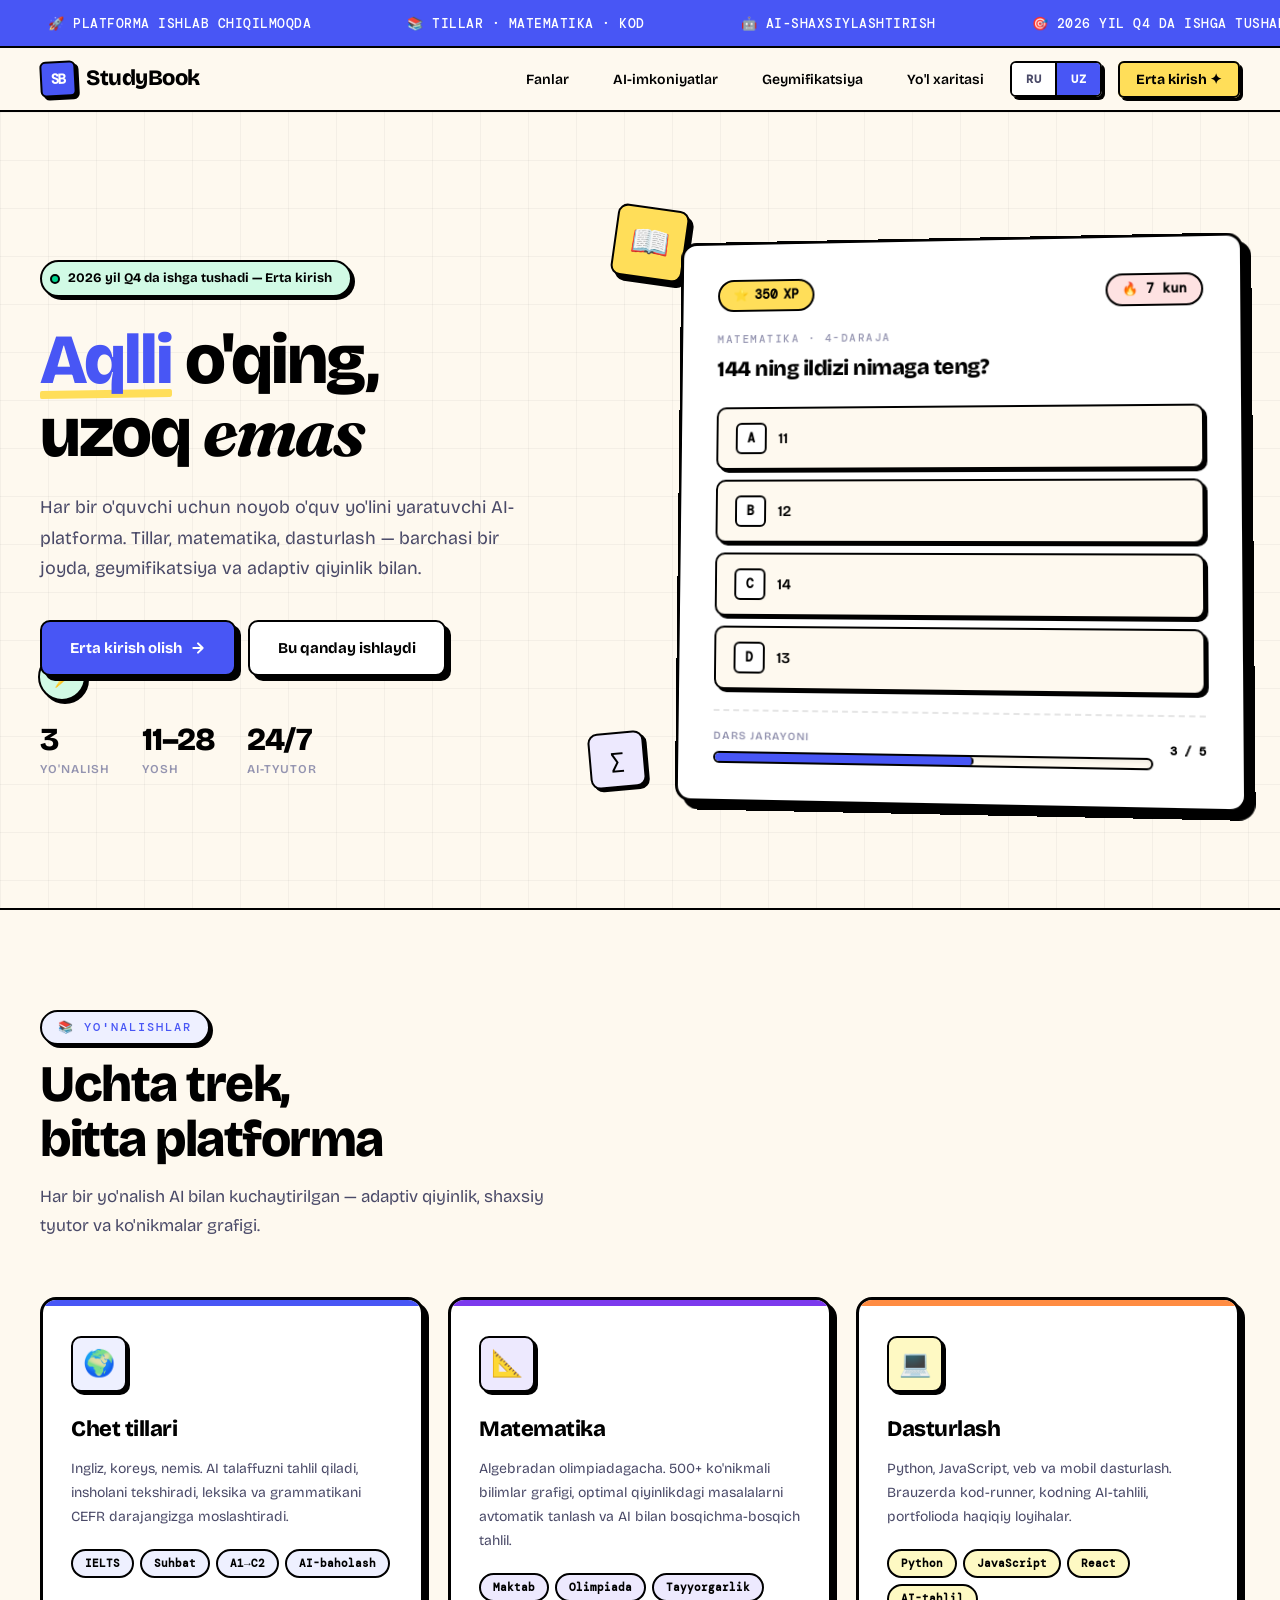
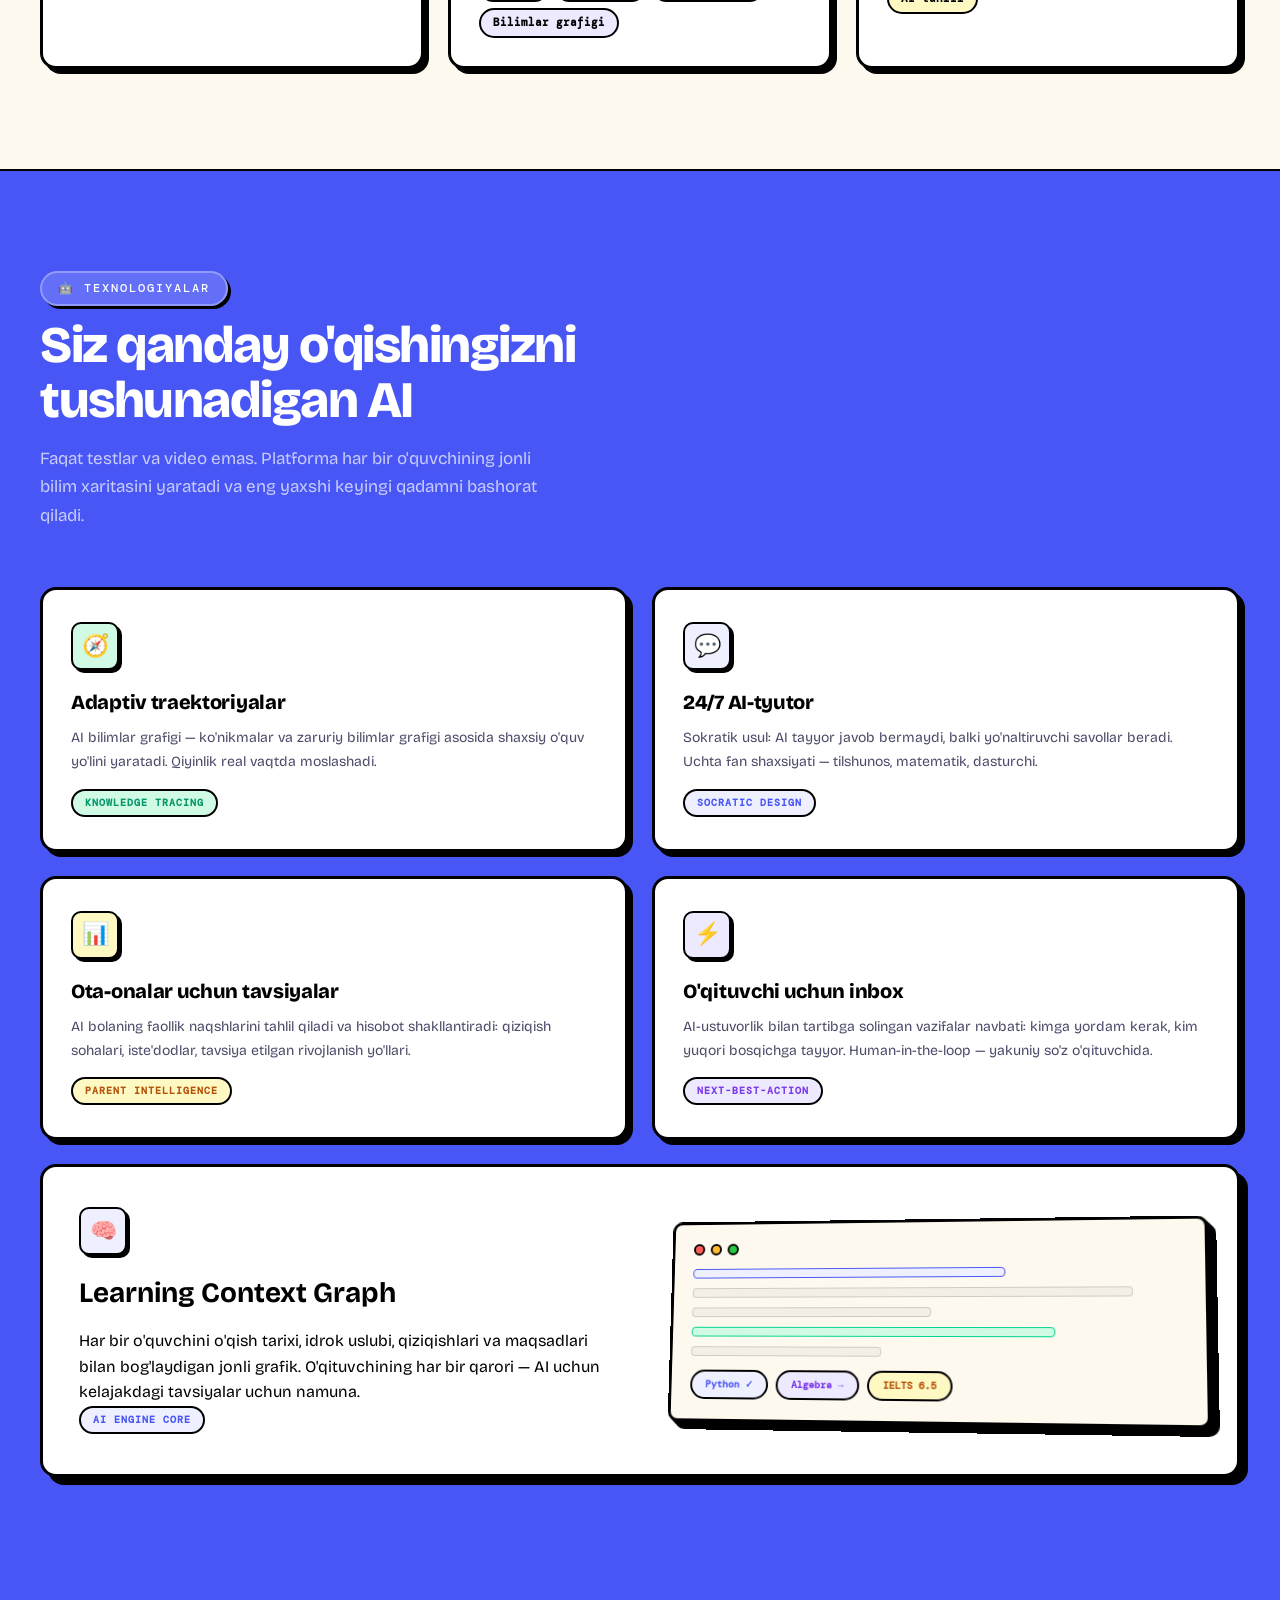
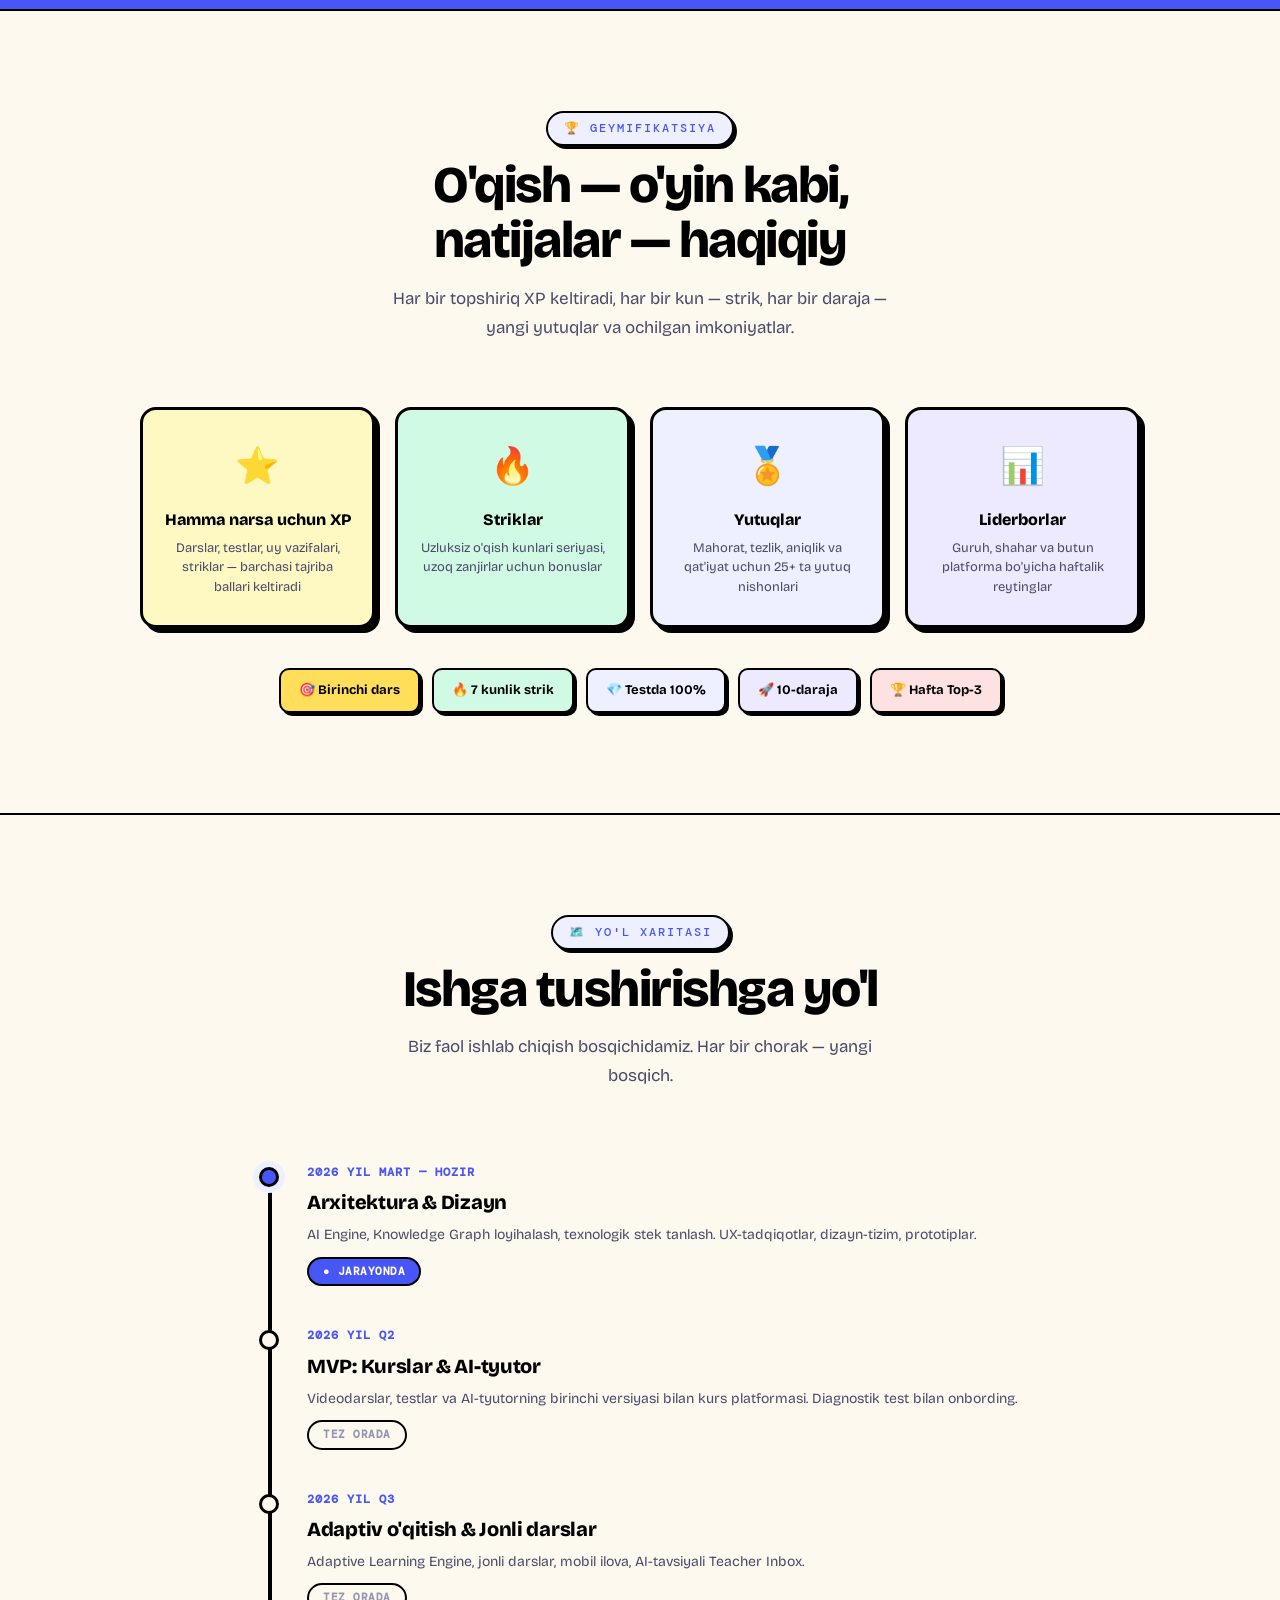
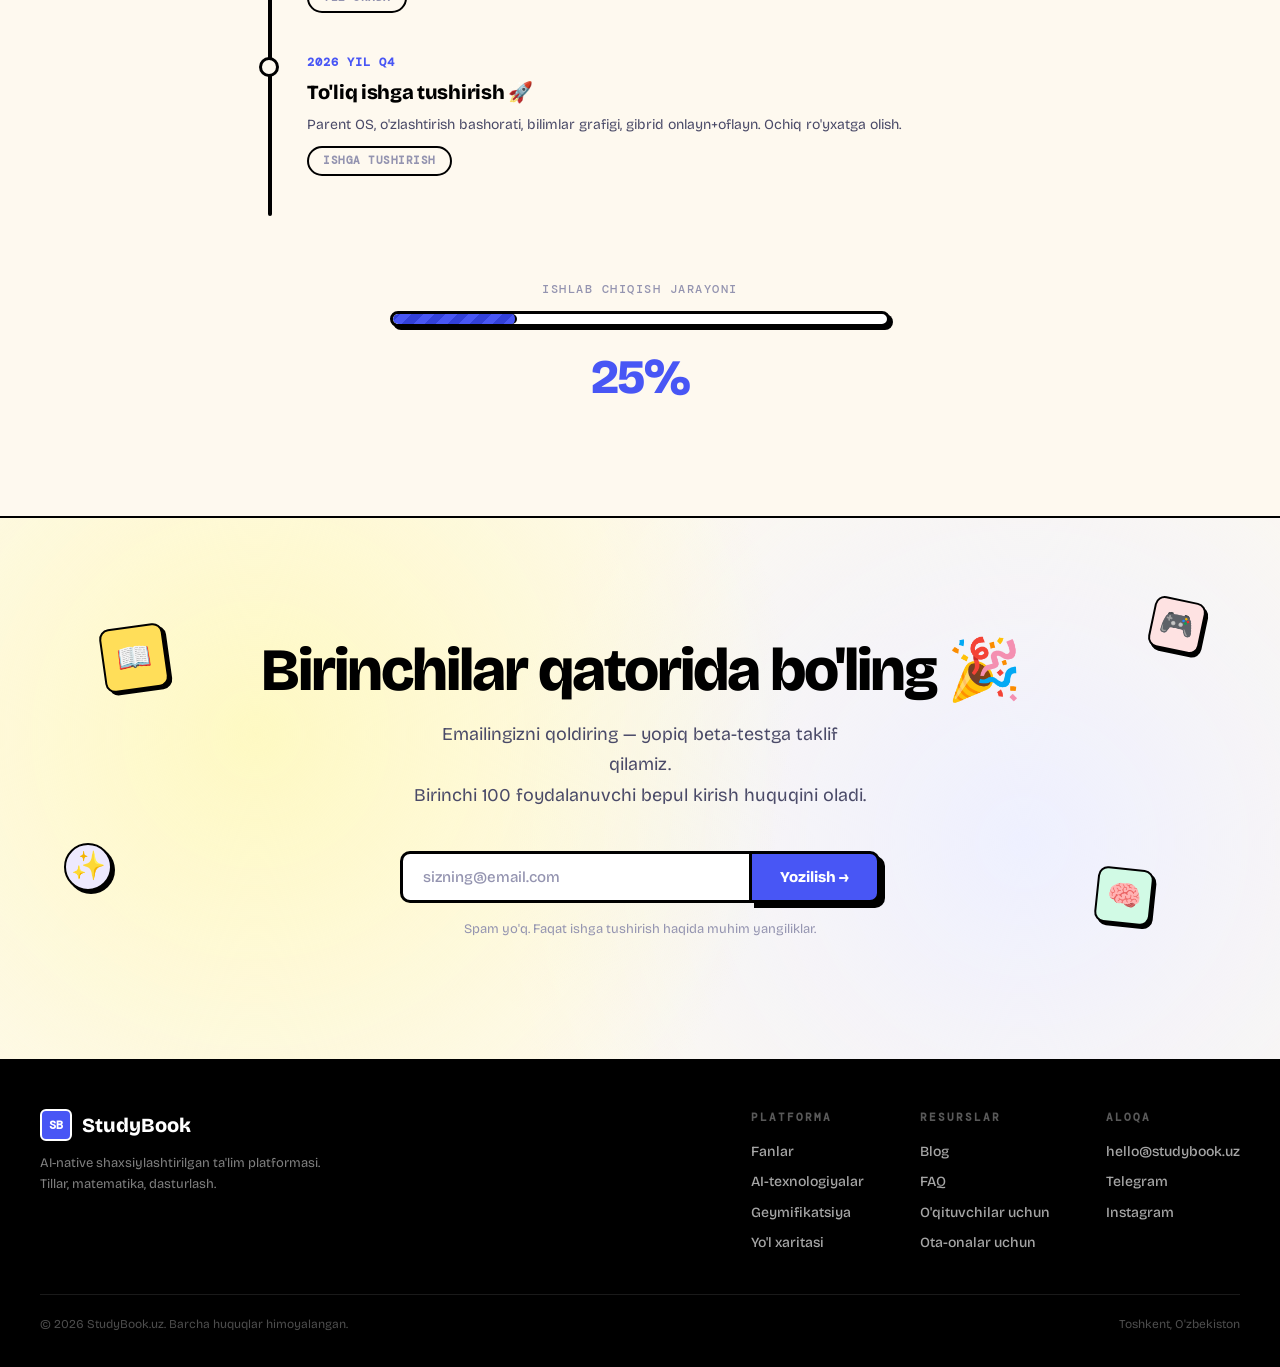
<file: uz.html>
<!DOCTYPE html>
<html lang="uz">

<head>
	<meta charset="UTF-8">
	<meta name="viewport" content="width=device-width, initial-scale=1.0">
	<title>StudyBook.uz — AI ta'lim platformasi | Tillar, Matematika, Dasturlash</title>
	<meta name="description"
		content="StudyBook.uz — O'zbekistondagi AI-native ta'lim platformasi. Chet tillar, matematika va dasturlashni 11-28 yoshli o'quvchilar uchun shaxsiylashtirilgan o'qitish. Gibrid onlayn + oflayn. Ishga tushirish 2026.">
	<meta name="keywords"
		content="StudyBook, ta'lim O'zbekiston, AI o'qitish, onlayn kurslar, repetitor, matematika, dasturlash, ingliz tili, o'quv markaz, Toshkent, shaxsiylashtirilgan ta'lim, adaptiv o'qitish">
	<meta name="robots" content="index, follow">
	<meta name="author" content="StudyBook.uz">
	<link rel="canonical" href="https://studybook.uz/uz">
	<meta property="og:type" content="website">
	<meta property="og:url" content="https://studybook.uz/uz">
	<meta property="og:title" content="StudyBook.uz — Shaxsiylashtirilgan AI ta'lim platformasi">
	<meta property="og:description"
		content="Chet tillar, matematika, dasturlash. AI har bir o'quvchi uchun ideal o'quv yo'lini tanlaydi. Gibrid onlayn + oflayn. 2026 yil Q4 da ishga tushadi.">
	<meta property="og:locale" content="uz_UZ">
	<meta property="og:logo" content="./book-logo.svg">
	<meta property="og:site_name" content="StudyBook.uz">
	<meta name="twitter:card" content="summary_large_image">
	<meta property="og:image" content="./og-banner.png">
	<meta property="og:image:width" content="1200">
	<meta property="og:image:height" content="630">
	<meta name="twitter:title" content="StudyBook.uz — Yangi avlod AI ta'lim platformasi">
	<meta name="twitter:description"
		content="AI bilan shaxsiylashtirilgan ta'lim. Tillar, matematika, kod. O'zbekiston.">
	<link rel="stylesheet" href="./styles.css">

	<!-- Favicon -->
	<link rel="icon" type="image/svg+xml" href="./logo.svg">

	<script type="application/ld+json">
{"@context":"https://schema.org","@type":"EducationalOrganization","name":"StudyBook.uz","url":"https://studybook.uz","description":"O'zbekistondagi AI-native ta'lim platformasi.","areaServed":"UZ","foundingDate":"2026","teaches":["Chet tillar","Matematika","Dasturlash"],"audience":{"@type":"EducationalAudience","educationalRole":"student","suggestedMinAge":11,"suggestedMaxAge":28}}
</script>
	<script type="application/ld+json">
{"@context":"https://schema.org","@type":"WebSite","name":"StudyBook.uz","url":"https://studybook.uz","potentialAction":{"@type":"SearchAction","target":"https://studybook.uz/search?q={search_term_string}","query-input":"required name=search_term_string"}}
</script>

	<link rel="preconnect" href="https://fonts.googleapis.com">
	<link rel="preconnect" href="https://fonts.gstatic.com" crossorigin>
	<link
		href="https://fonts.googleapis.com/css2?family=Bricolage+Grotesque:opsz,wght@12..96,400;12..96,600;12..96,700;12..96,800&family=DM+Mono:wght@400;500&family=Fraunces:ital,opsz,wght@0,9..144,700;1,9..144,700&display=swap"
		rel="stylesheet">
</head>

<body>

	<!-- SEO Hidden -->
	<div class="seo-only" role="complementary" aria-label="StudyBook.uz platformasi haqida">
		<h2>StudyBook.uz — O'zbekistondagi AI ta'lim platformasi</h2>
		<p>StudyBook.uz — O'zbekistondagi 11 yoshdan 28 yoshgacha bo'lgan o'quvchilar uchun yangi avlod AI-native ta'lim
			platformasi.
			Chet tillarni (ingliz, koreys, nemis, turk), matematikani (maktab dasturi, olimpiada tayyorgarligi) va
			dasturlashni (Python, JavaScript, veb-dasturlash, mobil dasturlash) shaxsiylashtirilgan holda o'qitish.</p>
		<h3>Toshkent va butun O'zbekiston bo'ylab onlayn kurslar</h3>
		<p>StudyBook.uz gibrid o'qitish formatini taklif etadi: butun O'zbekiston bo'ylab onlayn kurslar, o'quv
			markazida oflayn mashg'ulotlar. Videodarslar, interaktiv topshiriqlar, o'qituvchi bilan jonli darslar,
			uy vazifalarini avtomatik tekshirish.</p>
		<h3>O'zbekistonda boshlang'ich dasturlash kurslari</h3>
		<p>Noldan dasturlashni o'rganish: Python, JavaScript, HTML/CSS, React, Node.js. IT karyeraga tayyorgarlik,
			loyihalar portfeli, kodning AI-tahlili.</p>
		<h3>O'zbekistonda onlayn ingliz tili o'rganish</h3>
		<p>AI-shaxsiylashtirilgan ingliz tili kurslari: Elementary dan Advanced gacha. Og'zaki amaliyot, grammatika,
			IELTS tayyorgarligi. Adaptiv mashqlar.</p>
		<h3>Toshkentda onlayn matematika repetitori</h3>
		<p>Shaxsiylashtirilgan matematika o'qitish: maktab dasturi, imtihonlarga tayyorgarlik, olimpiada matematikasi.
			Bilimlar grafigi bilan progress vizualizatsiyasi.</p>
		<h3>O'zbekistonda universitetga kirish tayyorgarligi</h3>
		<p>O'zbekiston va xorijiy universitetlarga kirish imtihonlariga kompleks tayyorgarlik.</p>
		<p>Shaharlar: Toshkent, Samarqand, Buxoro, Navoiy, Andijon, Farg'ona, Namangan, Nukus.</p>
	</div>

	<!-- Marquee Banner -->
	<div class="top-banner" aria-hidden="true">
		<div class="marquee">
			<span>🚀 PLATFORMA ISHLAB CHIQILMOQDA</span>
			<span>📚 TILLAR · MATEMATIKA · KOD</span>
			<span>🤖 AI-SHAXSIYLASHTIRISH</span>
			<span>🎯 2026 YIL Q4 DA ISHGA TUSHADI</span>
			<span>⚡ ERTA KIRISH OCHIQ</span>
			<span>🏆 O'QISHNI GEYMIFIKATSIYA</span>
			<span>🚀 PLATFORMA ISHLAB CHIQILMOQDA</span>
			<span>📚 TILLAR · MATEMATIKA · KOD</span>
			<span>🤖 AI-SHAXSIYLASHTIRISH</span>
			<span>🎯 2026 YIL Q4 DA ISHGA TUSHADI</span>
			<span>⚡ ERTA KIRISH OCHIQ</span>
			<span>🏆 O'QISHNI GEYMIFIKATSIYA</span>
		</div>
	</div>

	<!-- Nav -->
	<nav role="navigation" aria-label="Asosiy navigatsiya">
		<a href="#hero" class="nav-logo" aria-label="StudyBook.uz">
			<div class="logo-box">SB</div>
			<span>StudyBook</span>
		</a>
		<ul class="nav-links">
			<li><a href="#subjects">Fanlar</a></li>
			<li><a href="#ai">AI-imkoniyatlar</a></li>
			<li><a href="#gamify">Geymifikatsiya</a></li>
			<li><a href="#roadmap">Yo'l xaritasi</a></li>
			<li id="lang-switch">
				<div class="lang-toggle">
					<button class="lang-btn" onclick="navigation.navigate('/')">RU</button>
					<button class="lang-btn active">UZ</button>
				</div>
			</li>
			<li><a href="#waitlist" class="nav-cta">Erta kirish ✦</a></li>
		</ul>
		<div class="mobile-toggle">
			<div class="lang-toggle" id="mobLang">
				<button class="lang-btn" onclick="navigation.navigate('/')">RU</button>
				<button class="lang-btn active">UZ</button>
			</div>
			<button id="mobBtn" aria-label="Menyu">☰</button>
		</div>
	</nav>

	<!-- HERO -->
	<section class="hero" id="hero">
		<div class="hero-grid-bg" aria-hidden="true"></div>
		<div class="float-deco deco-1" aria-hidden="true">📖</div>
		<div class="float-deco deco-2" aria-hidden="true">∑</div>
		<div class="float-deco deco-3" aria-hidden="true">⚡</div>

		<div class="hero-inner">
			<div class="hero-left">
				<div class="hero-badge">
					<div class="badge-dot"></div> 2026 yil Q4 da ishga tushadi — Erta kirish
				</div>

				<h1 class="hero-title">
					<span class="accent">Aqlli</span> o'qing,<br>uzoq <span class="italic">emas</span>
				</h1>

				<p class="hero-sub">
					Har bir o'quvchi uchun noyob o'quv yo'lini yaratuvchi AI-platforma. Tillar, matematika,
					dasturlash — barchasi bir joyda, geymifikatsiya va adaptiv qiyinlik bilan.
				</p>

				<div class="hero-actions">
					<a href="#waitlist" class="btn btn-blue">
						Erta kirish olish
						<svg width="16" height="16" viewBox="0 0 24 24" fill="none" stroke="currentColor"
							stroke-width="3" stroke-linecap="round" stroke-linejoin="round">
							<path d="M5 12h14M12 5l7 7-7 7" />
						</svg>
					</a>
					<a href="#ai" class="btn btn-white">Bu qanday ishlaydi</a>
				</div>

				<div class="hero-stats">
					<div class="stat">
						<div class="stat-val">3</div>
						<div class="stat-label">Yo'nalish</div>
					</div>
					<div class="stat">
						<div class="stat-val">11–28</div>
						<div class="stat-label">Yosh</div>
					</div>
					<div class="stat">
						<div class="stat-val">24/7</div>
						<div class="stat-label">AI-tyutor</div>
					</div>
				</div>
			</div>

			<!-- Interactive Quiz Card -->
			<div class="hero-right">
				<div class="quiz-card" id="quizCard">
					<div class="xp-popup" id="xpPopup">+50 XP 🎉</div>
					<div class="quiz-header">
						<div class="quiz-xp">⭐ <span id="xpCount">350</span> XP</div>
						<div class="quiz-streak">🔥 7 kun</div>
					</div>
					<div class="quiz-subject">Matematika · 4-daraja</div>
					<div class="quiz-question" id="quizQ">144 ning ildizi nimaga teng?</div>
					<div class="quiz-options" id="quizOpts">
						<div class="quiz-opt" data-correct="false" onclick="handleQuiz(this)">
							<div class="opt-letter">A</div>
							<span>11</span>
						</div>
						<div class="quiz-opt" data-correct="true" onclick="handleQuiz(this)">
							<div class="opt-letter">B</div>
							<span>12</span>
						</div>
						<div class="quiz-opt" data-correct="false" onclick="handleQuiz(this)">
							<div class="opt-letter">C</div>
							<span>14</span>
						</div>
						<div class="quiz-opt" data-correct="false" onclick="handleQuiz(this)">
							<div class="opt-letter">D</div>
							<span>13</span>
						</div>
					</div>
					<div class="quiz-footer">
						<div class="quiz-progress-wrap">
							<div class="quiz-progress-label">Dars jarayoni</div>
							<div class="quiz-progress-bar">
								<div class="quiz-progress-fill" id="quizFill"></div>
							</div>
						</div>
						<div class="quiz-result" id="quizResult">3 / 5</div>
					</div>
				</div>
			</div>
		</div>
	</section>

	<!-- SUBJECTS -->
	<section class="subjects" id="subjects">
		<div class="container">
			<div class="section-tag reveal">📚 Yo'nalishlar</div>
			<h2 class="section-heading reveal r-d1">Uchta trek,<br>bitta platforma</h2>
			<p class="section-sub reveal r-d2">Har bir yo'nalish AI bilan kuchaytirilgan — adaptiv qiyinlik, shaxsiy
				tyutor
				va ko'nikmalar grafigi.</p>

			<div class="subjects-grid">
				<article class="subj-card reveal r-d1">
					<div class="subj-icon">🌍</div>
					<h3>Chet tillari</h3>
					<p>Ingliz, koreys, nemis. AI talaffuzni tahlil qiladi, insholani tekshiradi, leksika va grammatikani
						CEFR darajangizga moslashtiradi.</p>
					<div class="subj-tags">
						<span>IELTS</span><span>Suhbat</span><span>A1→C2</span><span>AI-baholash</span>
					</div>
				</article>
				<article class="subj-card reveal r-d2">
					<div class="subj-icon">📐</div>
					<h3>Matematika</h3>
					<p>Algebradan olimpiadagacha. 500+ ko'nikmali bilimlar grafigi, optimal qiyinlikdagi masalalarni
						avtomatik tanlash va AI bilan bosqichma-bosqich tahlil.</p>
					<div class="subj-tags">
						<span>Maktab</span><span>Olimpiada</span><span>Tayyorgarlik</span><span>Bilimlar grafigi</span>
					</div>
				</article>
				<article class="subj-card reveal r-d3">
					<div class="subj-icon">💻</div>
					<h3>Dasturlash</h3>
					<p>Python, JavaScript, veb va mobil dasturlash. Brauzerda kod-runner, kodning AI-tahlili,
						portfolioda haqiqiy loyihalar.</p>
					<div class="subj-tags">
						<span>Python</span><span>JavaScript</span><span>React</span><span>AI-tahlil</span>
					</div>
				</article>
			</div>
		</div>
	</section>

	<!-- AI FEATURES -->
	<section class="ai-section" id="ai">
		<div class="container">
			<div class="section-tag reveal">🤖 Texnologiyalar</div>
			<h2 class="section-heading reveal r-d1">Siz qanday o'qishingizni<br>tushunadigan AI</h2>
			<p class="section-sub reveal r-d2">Faqat testlar va video emas. Platforma har bir o'quvchining jonli bilim
				xaritasini yaratadi va eng yaxshi keyingi qadamni bashorat qiladi.</p>

			<div class="ai-grid">
				<div class="ai-card reveal">
					<div class="ai-card-icon">🧭</div>
					<h3>Adaptiv traektoriyalar</h3>
					<p>AI bilimlar grafigi — ko'nikmalar va zaruriy bilimlar grafigi asosida shaxsiy o'quv yo'lini
						yaratadi.
						Qiyinlik real vaqtda moslashadi.</p>
					<span class="ai-tag">Knowledge Tracing</span>
				</div>
				<div class="ai-card reveal r-d1">
					<div class="ai-card-icon">💬</div>
					<h3>24/7 AI-tyutor</h3>
					<p>Sokratik usul: AI tayyor javob bermaydi, balki yo'naltiruvchi savollar beradi. Uchta fan
						shaxsiyati —
						tilshunos, matematik, dasturchi.</p>
					<span class="ai-tag">Socratic Design</span>
				</div>
				<div class="ai-card reveal r-d2">
					<div class="ai-card-icon">📊</div>
					<h3>Ota-onalar uchun tavsiyalar</h3>
					<p>AI bolaning faollik naqshlarini tahlil qiladi va hisobot shakllantiradi: qiziqish sohalari,
						iste'dodlar, tavsiya etilgan rivojlanish yo'llari.</p>
					<span class="ai-tag">Parent Intelligence</span>
				</div>
				<div class="ai-card reveal r-d3">
					<div class="ai-card-icon">⚡</div>
					<h3>O'qituvchi uchun inbox</h3>
					<p>AI-ustuvorlik bilan tartibga solingan vazifalar navbati: kimga yordam kerak, kim yuqori bosqichga
						tayyor. Human-in-the-loop — yakuniy so'z o'qituvchida.</p>
					<span class="ai-tag">Next-Best-Action</span>
				</div>

				<!-- Big card -->
				<div class="ai-big reveal">
					<div>
						<div class="ai-card-icon" style="background:var(--blue-light)">🧠</div>
						<h3>Learning Context Graph</h3>
						<p>Har bir o'quvchini o'qish tarixi, idrok uslubi, qiziqishlari va maqsadlari bilan bog'laydigan
							jonli grafik. O'qituvchining har bir qarori — AI uchun kelajakdagi tavsiyalar uchun namuna.
						</p>
						<span class="ai-tag" style="background:var(--blue-light);color:var(--blue)">AI Engine
							Core</span>
					</div>
					<div class="mock-3d">
						<div class="mock-window">
							<div class="mock-dots"><i></i><i></i><i></i></div>
							<div class="mock-rows">
								<div class="mock-row"></div>
								<div class="mock-row"></div>
								<div class="mock-row"></div>
								<div class="mock-row"></div>
								<div class="mock-row"></div>
							</div>
							<div class="mock-badges">
								<div class="mock-badge">Python ✓</div>
								<div class="mock-badge">Algebra →</div>
								<div class="mock-badge">IELTS 6.5</div>
							</div>
						</div>
					</div>
				</div>
			</div>
		</div>
	</section>

	<!-- GAMIFICATION -->
	<section class="gamify" id="gamify">
		<div class="container">
			<div class="gamify-header">
				<div class="section-tag reveal">🏆 Geymifikatsiya</div>
				<h2 class="section-heading reveal r-d1">O'qish — o'yin kabi,<br>natijalar — haqiqiy</h2>
				<p class="section-sub reveal r-d2">Har bir topshiriq XP keltiradi, har bir kun — strik, har bir daraja —
					yangi yutuqlar va ochilgan imkoniyatlar.</p>
			</div>

			<div class="gamify-grid">
				<div class="gamify-item reveal">
					<div class="gamify-emoji">⭐</div>
					<h4>Hamma narsa uchun XP</h4>
					<p>Darslar, testlar, uy vazifalari, striklar — barchasi tajriba ballari keltiradi</p>
				</div>
				<div class="gamify-item reveal r-d1">
					<div class="gamify-emoji">🔥</div>
					<h4>Striklar</h4>
					<p>Uzluksiz o'qish kunlari seriyasi, uzoq zanjirlar uchun bonuslar</p>
				</div>
				<div class="gamify-item reveal r-d2">
					<div class="gamify-emoji">🏅</div>
					<h4>Yutuqlar</h4>
					<p>Mahorat, tezlik, aniqlik va qat'iyat uchun 25+ ta yutuq nishonlari</p>
				</div>
				<div class="gamify-item reveal r-d3">
					<div class="gamify-emoji">📊</div>
					<h4>Liderborlar</h4>
					<p>Guruh, shahar va butun platforma bo'yicha haftalik reytinglar</p>
				</div>
			</div>

			<div class="achievements reveal">
				<div class="achievement">🎯 Birinchi dars</div>
				<div class="achievement">🔥 7 kunlik strik</div>
				<div class="achievement">💎 Testda 100%</div>
				<div class="achievement">🚀 10-daraja</div>
				<div class="achievement">🏆 Hafta Top-3</div>
			</div>
		</div>
	</section>

	<!-- ROADMAP -->
	<section class="roadmap" id="roadmap">
		<div class="container">
			<div class="roadmap-header">
				<div class="section-tag reveal">🗺️ Yo'l xaritasi</div>
				<h2 class="section-heading reveal r-d1">Ishga tushirishga yo'l</h2>
				<p class="section-sub reveal r-d2">Biz faol ishlab chiqish bosqichidamiz. Har bir chorak — yangi
					bosqich.</p>
			</div>

			<div class="timeline">
				<div class="tl-item active reveal">
					<div class="tl-dot"></div>
					<div class="tl-content">
						<div class="tl-date">2026 yil mart — Hozir</div>
						<div class="tl-title">Arxitektura & Dizayn</div>
						<div class="tl-desc">AI Engine, Knowledge Graph loyihalash, texnologik stek tanlash.
							UX-tadqiqotlar,
							dizayn-tizim, prototiplar.</div>
						<span class="tl-status">● Jarayonda</span>
					</div>
				</div>
				<div class="tl-item soon reveal r-d1">
					<div class="tl-dot"></div>
					<div class="tl-content">
						<div class="tl-date">2026 yil Q2</div>
						<div class="tl-title">MVP: Kurslar & AI-tyutor</div>
						<div class="tl-desc">Videodarslar, testlar va AI-tyutorning birinchi versiyasi bilan kurs
							platformasi.
							Diagnostik test bilan onbording.</div>
						<span class="tl-status">Tez orada</span>
					</div>
				</div>
				<div class="tl-item soon reveal r-d2">
					<div class="tl-dot"></div>
					<div class="tl-content">
						<div class="tl-date">2026 yil Q3</div>
						<div class="tl-title">Adaptiv o'qitish & Jonli darslar</div>
						<div class="tl-desc">Adaptive Learning Engine, jonli darslar, mobil ilova, AI-tavsiyali Teacher
							Inbox.</div>
						<span class="tl-status">Tez orada</span>
					</div>
				</div>
				<div class="tl-item soon reveal r-d3">
					<div class="tl-dot"></div>
					<div class="tl-content">
						<div class="tl-date">2026 yil Q4</div>
						<div class="tl-title">To'liq ishga tushirish 🚀</div>
						<div class="tl-desc">Parent OS, o'zlashtirish bashorati, bilimlar grafigi, gibrid onlayn+oflayn.
							Ochiq ro'yxatga olish.</div>
						<span class="tl-status">Ishga tushirish</span>
					</div>
				</div>
			</div>

			<div class="launch-bar reveal">
				<div class="launch-bar-label">Ishlab chiqish jarayoni</div>
				<div class="launch-bar-track">
					<div class="launch-bar-fill"></div>
				</div>
				<div class="launch-pct">25%</div>
			</div>
		</div>
	</section>

	<!-- WAITLIST -->
	<section class="waitlist" id="waitlist">
		<div class="sticker sticker-1" aria-hidden="true">📖</div>
		<div class="sticker sticker-2" aria-hidden="true">🧠</div>
		<div class="sticker sticker-3" aria-hidden="true">✨</div>
		<div class="sticker sticker-4" aria-hidden="true">🎮</div>

		<div style="position:relative;z-index:2">
			<h2 class="waitlist-title reveal">Birinchilar qatorida bo'ling 🎉</h2>
			<p class="waitlist-sub reveal r-d1">
				Emailingizni qoldiring — yopiq beta-testga taklif qilamiz.<br>Birinchi 100 foydalanuvchi bepul kirish
				huquqini oladi.
			</p>
			<div class="waitlist-form reveal r-d2">
				<input type="email" class="waitlist-input" placeholder="sizning@email.com" aria-label="Email"
					id="emailIn">
				<button class="waitlist-btn" id="wlBtn" onclick="submitWL()">Yozilish →</button>
			</div>
			<p class="waitlist-note reveal r-d3">Spam yo'q. Faqat ishga tushirish haqida muhim yangiliklar.</p>
		</div>
	</section>

	<!-- FOOTER -->
	<footer role="contentinfo">
		<div class="footer-inner">
			<div class="footer-brand">
				<div class="flogo">
					<div class="flogo-box">SB</div>
					<span>StudyBook</span>
				</div>
				<p>AI-native shaxsiylashtirilgan ta'lim platformasi. Tillar, matematika, dasturlash.</p>
			</div>
			<div class="footer-cols">
				<div class="footer-col">
					<h4>Platforma</h4>
					<a href="#subjects">Fanlar</a>
					<a href="#ai">AI-texnologiyalar</a>
					<a href="#gamify">Geymifikatsiya</a>
					<a href="#roadmap">Yo'l xaritasi</a>
				</div>
				<div class="footer-col">
					<h4>Resurslar</h4>
					<a href="#">Blog</a>
					<a href="#">FAQ</a>
					<a href="#">O'qituvchilar uchun</a>
					<a href="#">Ota-onalar uchun</a>
				</div>
				<div class="footer-col">
					<h4>Aloqa</h4>
					<a href="mailto:hello@studybook.uz">hello@studybook.uz</a>
					<a href="#">Telegram</a>
					<a href="#">Instagram</a>
				</div>
			</div>
		</div>
		<div class="footer-bottom">
			<span>© 2026 StudyBook.uz. Barcha huquqlar himoyalangan.</span>
			<span>Toshkent, O'zbekiston</span>
		</div>
	</footer>

	<script src="./script.js" async></script>
</body>

</html>
</file>
<file: styles.css>
/* ==========================================
   HIDDEN SEO CONTENT
   ========================================== */
.seo-only {
	position: absolute;
	width: 1px;
	height: 1px;
	padding: 0;
	margin: -1px;
	overflow: hidden;
	clip: rect(0, 0, 0, 0);
	white-space: nowrap;
	border: 0
}

/* ==========================================
   NEOBRUTALISM DESIGN SYSTEM
   ========================================== */
:root {
	/* Wiz-inspired + Neobrutalism palette */
	--blue: #4856F5;
	--blue-dark: #3240D9;
	--blue-light: #EEF0FF;
	--green: #00D68F;
	--green-light: #D1FAE5;
	--purple: #7C3AED;
	--purple-light: #EDE9FE;
	--yellow: #FFDE59;
	--yellow-light: #FEF9C3;
	--coral: #FF6B6B;
	--coral-light: #FEE2E2;
	--orange: #FF8C42;
	--pink: #FF6BB5;
	--cream: #FEF9EF;
	--white: #FFFFFF;
	--black: #000000;
	--gray: #4A4A68;
	--gray-light: #9494B0;

	/* Neobrutalism tokens */
	--border: 2.5px solid var(--black);
	--border-thick: 3px solid var(--black);
	--shadow: 5px 5px 0 0 var(--black);
	--shadow-sm: 3px 3px 0 0 var(--black);
	--shadow-lg: 8px 8px 0 0 var(--black);
	--shadow-hover: 2px 2px 0 0 var(--black);
	--r: 10px;
	--r-sm: 6px;
	--r-lg: 16px;
	--ease: all 0.12s ease;

	/* Typography */
	--font-h: 'Bricolage Grotesque', sans-serif;
	--font-b: 'Bricolage Grotesque', sans-serif;
	--font-m: 'DM Mono', monospace;
	--font-accent: 'Fraunces', serif;
}

/* ==========================================
   RESET & BASE
   ========================================== */
*,
*::before,
*::after {
	margin: 0;
	padding: 0;
	box-sizing: border-box
}

html {
	scroll-behavior: smooth;
	font-size: 16px
}

body {
	font-family: var(--font-b);
	background: var(--cream);
	color: var(--black);
	overflow-x: hidden;
	-webkit-font-smoothing: antialiased;
	line-height: 1.6;
}

a {
	color: inherit;
	text-decoration: none
}

img {
	max-width: 100%;
	display: block
}

/* ==========================================
   MARQUEE BANNER
   ========================================== */
.top-banner {
	background: var(--blue);
	border-bottom: var(--border);
	padding: 10px 0;
	overflow: hidden;
	white-space: nowrap;
}

.marquee {
	display: inline-flex;
	animation: marquee 25s linear infinite;
}

.marquee span {
	display: inline-block;
	padding: 0 48px;
	font-family: var(--font-m);
	font-size: 13px;
	font-weight: 500;
	color: var(--white);
	letter-spacing: 0.5px;
}

@keyframes marquee {
	0% {
		transform: translateX(0)
	}

	100% {
		transform: translateX(-50%)
	}
}

/* ==========================================
   NAVIGATION
   ========================================== */
nav {
	position: sticky;
	top: 0;
	z-index: 1000;
	background: var(--cream);
	border-bottom: var(--border);
	padding: 0 40px;
	height: 64px;
	display: flex;
	align-items: center;
	justify-content: space-between;
}

.nav-logo {
	display: flex;
	align-items: center;
	gap: 10px;
	font-family: var(--font-h);
	font-weight: 800;
	font-size: 22px;
	letter-spacing: -0.5px;
}

.logo-box {
	width: 36px;
	height: 36px;
	background: var(--blue);
	border: var(--border);
	border-radius: var(--r-sm);
	box-shadow: var(--shadow-sm);
	display: flex;
	align-items: center;
	justify-content: center;
	color: var(--white);
	font-family: var(--font-m);
	font-weight: 700;
	font-size: 14px;
	transform: rotate(-3deg);
	transition: var(--ease);
}

.nav-logo:hover .logo-box {
	transform: rotate(3deg) scale(1.05)
}

.nav-links {
	display: flex;
	align-items: center;
	gap: 8px;
	list-style: none;
}

.nav-links a {
	padding: 8px 16px;
	font-size: 14px;
	font-weight: 600;
	border-radius: var(--r-sm);
	transition: var(--ease);
	border: 2px solid transparent;
}

.nav-links a:hover {
	background: var(--blue-light);
	border-color: var(--black);
	box-shadow: var(--shadow-sm);
}

.nav-cta {
	background: var(--yellow) !important;
	border: var(--border) !important;
	box-shadow: var(--shadow-sm) !important;
	font-weight: 700 !important;
	cursor: pointer;
}

.nav-cta:hover {
	transform: translate(2px, 2px) !important;
	box-shadow: var(--shadow-hover) !important;
}

.mobile-toggle {
	display: none;
	background: none;
	border: none;
	align-items: center;
	gap: 6px
}

#mobBtn {
	background: none;
	border: none;
	font-size: 26px;
	cursor: pointer;
}

/* ==========================================
   HERO — GAMIFIED WITH INTERACTIVE QUIZ
   ========================================== */
.hero {
	padding: 80px 40px 60px;
	position: relative;
	overflow: hidden;
	min-height: calc(100vh - 104px);
	display: flex;
	align-items: center;
}

.hero-grid-bg {
	position: absolute;
	inset: 0;
	background-image:
		linear-gradient(rgba(0, 0, 0, 0.04) 1px, transparent 1px),
		linear-gradient(90deg, rgba(0, 0, 0, 0.04) 1px, transparent 1px);
	background-size: 48px 48px;
	pointer-events: none;
}

.hero-inner {
	max-width: 1280px;
	margin: 0 auto;
	width: 100%;
	display: grid;
	grid-template-columns: 1fr 1fr;
	gap: 64px;
	align-items: center;
}

/* Left: Copy */
.hero-left {}

.hero-badge {
	display: inline-flex;
	align-items: center;
	gap: 8px;
	background: var(--green-light);
	border: var(--border);
	border-radius: 100px;
	padding: 6px 18px 6px 8px;
	font-size: 13px;
	font-weight: 700;
	margin-bottom: 28px;
	box-shadow: var(--shadow-sm);
	animation: fadeUp .6s ease both;
}

.badge-dot {
	width: 10px;
	height: 10px;
	background: var(--green);
	border: 2px solid var(--black);
	border-radius: 50%;
	animation: blink 2s ease infinite;
}

@keyframes blink {

	0%,
	100% {
		opacity: 1
	}

	50% {
		opacity: .4
	}
}

.hero-title {
	font-family: var(--font-h);
	font-size: clamp(44px, 5.5vw, 76px);
	font-weight: 800;
	line-height: 1.0;
	letter-spacing: -2px;
	margin-bottom: 24px;
	animation: fadeUp .6s ease .1s both;
}

.hero-title .accent {
	color: var(--blue);
	position: relative;
}

.hero-title .accent::after {
	content: '';
	position: absolute;
	bottom: 4px;
	left: 0;
	right: 0;
	height: 8px;
	background: var(--yellow);
	z-index: -1;
	border-radius: 2px;
	transform: rotate(-1deg);
}

.hero-title .italic {
	font-family: var(--font-accent);
	font-style: italic;
	font-weight: 700;
}

.hero-sub {
	font-size: 18px;
	color: var(--gray);
	line-height: 1.7;
	margin-bottom: 36px;
	max-width: 480px;
	animation: fadeUp .6s ease .2s both;
}

.hero-actions {
	display: flex;
	gap: 12px;
	flex-wrap: wrap;
	margin-bottom: 48px;
	animation: fadeUp .6s ease .3s both;
}

.btn {
	display: inline-flex;
	align-items: center;
	gap: 8px;
	padding: 14px 28px;
	font-family: var(--font-h);
	font-size: 15px;
	font-weight: 700;
	border: var(--border);
	border-radius: var(--r);
	cursor: pointer;
	transition: var(--ease);
	text-decoration: none;
	position: relative;
}

.btn-blue {
	background: var(--blue);
	color: var(--white);
	box-shadow: var(--shadow);
}

.btn-blue:hover {
	transform: translate(3px, 3px);
	box-shadow: var(--shadow-hover)
}

.btn-blue:active {
	transform: translate(5px, 5px);
	box-shadow: none
}

.btn-white {
	background: var(--white);
	color: var(--black);
	box-shadow: var(--shadow);
}

.btn-white:hover {
	transform: translate(3px, 3px);
	box-shadow: var(--shadow-hover)
}

/* Stats row */
.hero-stats {
	display: flex;
	gap: 32px;
	animation: fadeUp .6s ease .4s both;
}

.stat {
	text-align: left
}

.stat-val {
	font-family: var(--font-h);
	font-size: 32px;
	font-weight: 800;
	letter-spacing: -1px;
	line-height: 1;
}

.stat-label {
	font-size: 12px;
	font-weight: 600;
	color: var(--gray-light);
	text-transform: uppercase;
	letter-spacing: 1px;
	margin-top: 4px;
}

/* Right: Interactive quiz card */
.hero-right {
	perspective: 1000px;
	animation: fadeUp .6s ease .3s both;
}

.quiz-card {
	background: var(--white);
	border: var(--border-thick);
	border-radius: var(--r-lg);
	box-shadow: var(--shadow-lg);
	padding: 36px;
	transform: rotateY(-4deg) rotateX(2deg);
	transition: transform .5s ease;
	position: relative;
}

.quiz-card:hover {
	transform: rotateY(-1deg) rotateX(1deg)
}

.quiz-header {
	display: flex;
	align-items: center;
	justify-content: space-between;
	margin-bottom: 20px;
}

.quiz-xp {
	display: inline-flex;
	align-items: center;
	gap: 6px;
	background: var(--yellow);
	border: var(--border);
	border-radius: 100px;
	padding: 4px 14px;
	font-family: var(--font-m);
	font-size: 13px;
	font-weight: 700;
}

.quiz-streak {
	display: inline-flex;
	align-items: center;
	gap: 6px;
	background: var(--coral-light);
	border: var(--border);
	border-radius: 100px;
	padding: 4px 14px;
	font-family: var(--font-m);
	font-size: 13px;
	font-weight: 700;
}

.quiz-subject {
	font-family: var(--font-m);
	font-size: 11px;
	font-weight: 500;
	color: var(--gray-light);
	text-transform: uppercase;
	letter-spacing: 1.5px;
	margin-bottom: 8px;
}

.quiz-question {
	font-family: var(--font-h);
	font-size: 22px;
	font-weight: 800;
	line-height: 1.3;
	letter-spacing: -0.5px;
	margin-bottom: 24px;
}

.quiz-options {
	display: flex;
	flex-direction: column;
	gap: 10px;
}

.quiz-opt {
	display: flex;
	align-items: center;
	gap: 12px;
	padding: 14px 18px;
	background: var(--cream);
	border: var(--border);
	border-radius: var(--r);
	box-shadow: var(--shadow-sm);
	font-size: 15px;
	font-weight: 600;
	cursor: pointer;
	transition: var(--ease);
	user-select: none;
}

.quiz-opt:hover {
	transform: translate(2px, 2px);
	box-shadow: 1px 1px 0 0 var(--black);
	background: var(--blue-light);
}

.quiz-opt.correct {
	background: var(--green-light);
	border-color: var(--green);
	box-shadow: 3px 3px 0 0 #059669;
}

.quiz-opt.wrong {
	background: var(--coral-light);
	border-color: var(--coral);
	box-shadow: 3px 3px 0 0 #DC2626;
	animation: shake .4s ease;
}

@keyframes shake {

	0%,
	100% {
		transform: translateX(0)
	}

	25% {
		transform: translateX(-6px)
	}

	75% {
		transform: translateX(6px)
	}
}

.quiz-opt .opt-letter {
	width: 32px;
	height: 32px;
	background: var(--white);
	border: var(--border);
	border-radius: var(--r-sm);
	display: flex;
	align-items: center;
	justify-content: center;
	font-family: var(--font-m);
	font-size: 13px;
	font-weight: 700;
	flex-shrink: 0;
}

.quiz-opt.correct .opt-letter {
	background: var(--green);
	color: var(--white);
	border-color: var(--green)
}

.quiz-opt.wrong .opt-letter {
	background: var(--coral);
	color: var(--white);
	border-color: var(--coral)
}

.quiz-footer {
	display: flex;
	align-items: center;
	justify-content: space-between;
	margin-top: 20px;
	padding-top: 16px;
	border-top: 2px dashed rgba(0, 0, 0, .1);
}

.quiz-progress-wrap {
	flex: 1;
	margin-right: 16px
}

.quiz-progress-label {
	font-size: 11px;
	font-weight: 600;
	color: var(--gray-light);
	text-transform: uppercase;
	letter-spacing: 1px;
	margin-bottom: 6px;
}

.quiz-progress-bar {
	height: 12px;
	background: var(--cream);
	border: var(--border);
	border-radius: 100px;
	overflow: hidden;
	box-shadow: inset 0 2px 4px rgba(0, 0, 0, .06);
}

.quiz-progress-fill {
	height: 100%;
	width: 60%;
	background: var(--blue);
	border-radius: 100px;
	border-right: 2px solid var(--black);
	transition: width .5s ease;
}

.quiz-result {
	font-family: var(--font-m);
	font-size: 12px;
	font-weight: 700;
	white-space: nowrap;
}

/* Floating 3D decorations */
.float-deco {
	position: absolute;
	border: var(--border);
	border-radius: var(--r);
	display: flex;
	align-items: center;
	justify-content: center;
	pointer-events: none;
	z-index: 0;
}

.deco-1 {
	width: 72px;
	height: 72px;
	background: var(--yellow);
	box-shadow: var(--shadow);
	top: 12%;
	left: 48%;
	font-size: 32px;
	animation: floatA 6s ease-in-out infinite alternate;
	transform: rotate(8deg);
}

.deco-2 {
	width: 56px;
	height: 56px;
	background: var(--purple-light);
	box-shadow: var(--shadow-sm);
	bottom: 15%;
	left: 46%;
	font-size: 24px;
	animation: floatB 7s ease-in-out infinite alternate;
	transform: rotate(-5deg);
}

.deco-3 {
	width: 48px;
	height: 48px;
	background: var(--green-light);
	box-shadow: var(--shadow-sm);
	top: 68%;
	left: 3%;
	font-size: 22px;
	border-radius: 50%;
	animation: floatC 8s ease-in-out infinite alternate;
}

@keyframes floatA {
	0% {
		transform: rotate(8deg) translateY(0)
	}

	100% {
		transform: rotate(12deg) translateY(-20px)
	}
}

@keyframes floatB {
	0% {
		transform: rotate(-5deg) translateY(0)
	}

	100% {
		transform: rotate(-10deg) translateY(-15px)
	}
}

@keyframes floatC {
	0% {
		transform: translateY(0) scale(1)
	}

	100% {
		transform: translateY(-25px) scale(1.05)
	}
}

@keyframes fadeUp {
	from {
		opacity: 0;
		transform: translateY(24px)
	}

	to {
		opacity: 1;
		transform: translateY(0)
	}
}

/* XP popup */
.xp-popup {
	position: absolute;
	top: 50%;
	left: 50%;
	transform: translate(-50%, -50%) scale(0);
	background: var(--yellow);
	border: var(--border-thick);
	border-radius: var(--r);
	box-shadow: var(--shadow-lg);
	padding: 16px 32px;
	font-family: var(--font-h);
	font-size: 28px;
	font-weight: 800;
	pointer-events: none;
	z-index: 100;
	opacity: 0;
	transition: all .3s cubic-bezier(.34, 1.56, .64, 1);
}

.xp-popup.show {
	opacity: 1;
	transform: translate(-50%, -80%) scale(1);
}

/* ==========================================
   SUBJECTS SECTION
   ========================================== */
.subjects {
	padding: 100px 40px;
	border-top: var(--border);
}

.container {
	max-width: 1280px;
	margin: 0 auto
}

.section-tag {
	display: inline-flex;
	align-items: center;
	gap: 8px;
	font-family: var(--font-m);
	font-size: 12px;
	font-weight: 500;
	color: var(--blue);
	letter-spacing: 2px;
	text-transform: uppercase;
	margin-bottom: 12px;
	background: var(--blue-light);
	border: var(--border);
	border-radius: 100px;
	padding: 6px 16px;
	box-shadow: var(--shadow-sm);
}

.section-heading {
	font-family: var(--font-h);
	font-size: clamp(34px, 4vw, 52px);
	font-weight: 800;
	line-height: 1.08;
	letter-spacing: -1.5px;
	margin-bottom: 16px;
}

.section-sub {
	font-size: 17px;
	color: var(--gray);
	line-height: 1.7;
	max-width: 520px;
	margin-bottom: 56px;
}

.subjects-grid {
	display: grid;
	grid-template-columns: repeat(3, 1fr);
	gap: 24px;
}

.subj-card {
	background: var(--white);
	border: var(--border-thick);
	border-radius: var(--r-lg);
	box-shadow: var(--shadow);
	padding: 36px 28px 28px;
	transition: var(--ease);
	position: relative;
	overflow: hidden;
}

.subj-card:hover {
	transform: translate(3px, 3px);
	box-shadow: var(--shadow-hover);
}

.subj-card::before {
	content: '';
	position: absolute;
	top: 0;
	left: 0;
	right: 0;
	height: 6px;
}

.subj-card:nth-child(1)::before {
	background: var(--blue)
}

.subj-card:nth-child(2)::before {
	background: var(--purple)
}

.subj-card:nth-child(3)::before {
	background: var(--orange)
}

.subj-icon {
	width: 56px;
	height: 56px;
	border: var(--border);
	border-radius: var(--r);
	box-shadow: var(--shadow-sm);
	display: flex;
	align-items: center;
	justify-content: center;
	font-size: 26px;
	margin-bottom: 20px;
}

.subj-card:nth-child(1) .subj-icon {
	background: var(--blue-light)
}

.subj-card:nth-child(2) .subj-icon {
	background: var(--purple-light)
}

.subj-card:nth-child(3) .subj-icon {
	background: var(--yellow-light)
}

.subj-card h3 {
	font-family: var(--font-h);
	font-size: 22px;
	font-weight: 800;
	letter-spacing: -0.5px;
	margin-bottom: 10px;
}

.subj-card p {
	color: var(--gray);
	font-size: 14px;
	line-height: 1.7;
	margin-bottom: 20px;
}

.subj-tags {
	display: flex;
	flex-wrap: wrap;
	gap: 6px
}

.subj-tags span {
	padding: 4px 12px;
	background: var(--cream);
	border: 2px solid var(--black);
	border-radius: 100px;
	font-size: 11px;
	font-weight: 700;
	font-family: var(--font-m);
}

.subj-card:nth-child(1) .subj-tags span {
	background: var(--blue-light)
}

.subj-card:nth-child(2) .subj-tags span {
	background: var(--purple-light)
}

.subj-card:nth-child(3) .subj-tags span {
	background: var(--yellow-light)
}

/* ==========================================
   AI FEATURES SECTION
   ========================================== */
.ai-section {
	padding: 100px 40px;
	background: var(--blue);
	border-top: var(--border);
	border-bottom: var(--border);
	color: var(--white);
	position: relative;
	overflow: hidden;
}

.ai-section .section-tag {
	background: rgba(255, 255, 255, .15);
	border-color: rgba(255, 255, 255, .3);
	color: var(--white);
}

.ai-section .section-sub {
	color: rgba(255, 255, 255, .7)
}

.ai-grid {
	display: grid;
	grid-template-columns: repeat(2, 1fr);
	gap: 24px;
	margin-bottom: 32px;
}

.ai-card {
	background: var(--white);
	color: var(--black);
	border: var(--border-thick);
	border-radius: var(--r-lg);
	box-shadow: var(--shadow);
	padding: 32px 28px;
	transition: var(--ease);
	position: relative;
}

.ai-card:hover {
	transform: translate(3px, 3px);
	box-shadow: var(--shadow-hover);
}

.ai-card-icon {
	width: 48px;
	height: 48px;
	border: var(--border);
	border-radius: var(--r);
	box-shadow: var(--shadow-sm);
	display: flex;
	align-items: center;
	justify-content: center;
	font-size: 22px;
	margin-bottom: 16px;
}

.ai-card:nth-child(1) .ai-card-icon {
	background: var(--green-light)
}

.ai-card:nth-child(2) .ai-card-icon {
	background: var(--blue-light)
}

.ai-card:nth-child(3) .ai-card-icon {
	background: var(--yellow-light)
}

.ai-card:nth-child(4) .ai-card-icon {
	background: var(--purple-light)
}

.ai-card h3 {
	font-family: var(--font-h);
	font-size: 20px;
	font-weight: 800;
	letter-spacing: -0.3px;
	margin-bottom: 8px;
}

.ai-card p {
	color: var(--gray);
	font-size: 14px;
	line-height: 1.7;
	margin-bottom: 14px;
}

.ai-tag {
	display: inline-block;
	padding: 4px 12px;
	border: 2px solid var(--black);
	border-radius: 100px;
	font-family: var(--font-m);
	font-size: 10px;
	font-weight: 700;
	letter-spacing: 1px;
	text-transform: uppercase;
}

.ai-card:nth-child(1) .ai-tag {
	background: var(--green-light);
	color: #059669
}

.ai-card:nth-child(2) .ai-tag {
	background: var(--blue-light);
	color: var(--blue)
}

.ai-card:nth-child(3) .ai-tag {
	background: var(--yellow-light);
	color: #B45309
}

.ai-card:nth-child(4) .ai-tag {
	background: var(--purple-light);
	color: var(--purple)
}

/* Big feature card */
.ai-big {
	grid-column: 1/-1;
	display: grid;
	grid-template-columns: 1fr 1fr;
	gap: 40px;
	align-items: center;
	padding: 40px 36px;
	background: var(--white);
	border: var(--border-thick);
	border-radius: var(--r-lg);
	box-shadow: var(--shadow-lg);
	color: var(--black);
}

.ai-big h3 {
	font-size: 28px;
	margin-bottom: 12px
}

.ai-big p {
	font-size: 16px
}

/* 3D mock inside big card */
.mock-3d {
	perspective: 800px
}

.mock-window {
	background: var(--cream);
	border: var(--border-thick);
	border-radius: var(--r);
	box-shadow:
		2px 2px 0 0 var(--black),
		4px 4px 0 0 var(--black),
		6px 6px 0 0 var(--black),
		8px 8px 0 0 var(--black);
	padding: 20px;
	transform: rotateY(-6deg) rotateX(4deg);
	transition: transform .5s ease;
}

.ai-big:hover .mock-window {
	transform: rotateY(-2deg) rotateX(1deg)
}

.mock-dots {
	display: flex;
	gap: 6px;
	margin-bottom: 14px
}

.mock-dots i {
	width: 12px;
	height: 12px;
	border-radius: 50%;
	border: 2px solid var(--black)
}

.mock-dots i:nth-child(1) {
	background: #FF5F57
}

.mock-dots i:nth-child(2) {
	background: #FEBC2E
}

.mock-dots i:nth-child(3) {
	background: #28C840
}

.mock-rows {
	display: flex;
	flex-direction: column;
	gap: 10px
}

.mock-row {
	height: 10px;
	border-radius: 4px;
	border: 1.5px solid rgba(0, 0, 0, .15)
}

.mock-row:nth-child(1) {
	width: 65%;
	background: var(--blue-light);
	border-color: var(--blue)
}

.mock-row:nth-child(2) {
	width: 90%;
	background: rgba(0, 0, 0, .04)
}

.mock-row:nth-child(3) {
	width: 50%;
	background: rgba(0, 0, 0, .04)
}

.mock-row:nth-child(4) {
	width: 75%;
	background: var(--green-light);
	border-color: var(--green)
}

.mock-row:nth-child(5) {
	width: 40%;
	background: rgba(0, 0, 0, .04)
}

.mock-badges {
	display: flex;
	gap: 8px;
	margin-top: 14px
}

.mock-badge {
	padding: 5px 14px;
	border: 2px solid var(--black);
	border-radius: 100px;
	font-family: var(--font-m);
	font-size: 10px;
	font-weight: 700;
}

.mock-badge:nth-child(1) {
	background: var(--blue-light);
	color: var(--blue)
}

.mock-badge:nth-child(2) {
	background: var(--purple-light);
	color: var(--purple)
}

.mock-badge:nth-child(3) {
	background: var(--yellow-light);
	color: #B45309
}

/* ==========================================
   GAMIFICATION SECTION
   ========================================== */
.gamify {
	padding: 100px 40px;
	border-bottom: var(--border);
}

.gamify-header {
	text-align: center;
	max-width: 600px;
	margin: 0 auto 64px
}

.gamify-header .section-heading,
.gamify-header .section-sub {
	text-align: center;
	margin-left: auto;
	margin-right: auto
}

.gamify-grid {
	display: grid;
	grid-template-columns: repeat(4, 1fr);
	gap: 20px;
	max-width: 1000px;
	margin: 0 auto;
}

.gamify-item {
	background: var(--white);
	border: var(--border-thick);
	border-radius: var(--r-lg);
	box-shadow: var(--shadow);
	padding: 28px 20px;
	text-align: center;
	transition: var(--ease);
}

.gamify-item:hover {
	transform: translate(3px, 3px);
	box-shadow: var(--shadow-hover);
}

.gamify-item:nth-child(1) {
	background: var(--yellow-light)
}

.gamify-item:nth-child(2) {
	background: var(--green-light)
}

.gamify-item:nth-child(3) {
	background: var(--blue-light)
}

.gamify-item:nth-child(4) {
	background: var(--purple-light)
}

.gamify-emoji {
	font-size: 36px;
	margin-bottom: 12px
}

.gamify-item h4 {
	font-family: var(--font-h);
	font-size: 16px;
	font-weight: 800;
	margin-bottom: 6px;
}

.gamify-item p {
	font-size: 13px;
	color: var(--gray);
	line-height: 1.5;
}

/* Achievements row */
.achievements {
	display: flex;
	gap: 12px;
	justify-content: center;
	margin-top: 40px;
	flex-wrap: wrap;
}

.achievement {
	display: inline-flex;
	align-items: center;
	gap: 8px;
	padding: 10px 18px;
	background: var(--white);
	border: var(--border);
	border-radius: var(--r);
	box-shadow: var(--shadow-sm);
	font-size: 13px;
	font-weight: 700;
	transition: var(--ease);
}

.achievement:hover {
	transform: translate(2px, 2px);
	box-shadow: 1px 1px 0 0 var(--black);
}

.achievement:nth-child(1) {
	background: var(--yellow)
}

.achievement:nth-child(2) {
	background: var(--green-light)
}

.achievement:nth-child(3) {
	background: var(--blue-light)
}

.achievement:nth-child(4) {
	background: var(--purple-light)
}

.achievement:nth-child(5) {
	background: var(--coral-light)
}

/* ==========================================
   ROADMAP / LAUNCH TRACKER
   ========================================== */
.roadmap {
	padding: 100px 40px;
	background: var(--cream);
	border-bottom: var(--border);
}

.roadmap-header {
	text-align: center;
	max-width: 600px;
	margin: 0 auto 72px
}

.roadmap-header .section-heading,
.roadmap-header .section-sub {
	text-align: center;
	margin-left: auto;
	margin-right: auto
}

.timeline {
	max-width: 800px;
	margin: 0 auto;
	display: flex;
	flex-direction: column;
	gap: 0;
	position: relative;
}

.timeline::before {
	content: '';
	position: absolute;
	top: 0;
	bottom: 0;
	left: 28px;
	width: 4px;
	background: var(--black);
	border-radius: 2px;
}

.tl-item {
	display: flex;
	gap: 28px;
	padding: 0 0 40px;
	position: relative;
}

.tl-dot {
	width: 20px;
	height: 20px;
	border: 3px solid var(--black);
	border-radius: 50%;
	flex-shrink: 0;
	position: relative;
	z-index: 2;
	margin-top: 4px;
	margin-left: 19px;
}

.tl-item.active .tl-dot {
	background: var(--blue);
	box-shadow: 0 0 0 6px var(--blue-light);
	animation: pulseD 2s ease infinite;
}

.tl-item.done .tl-dot {
	background: var(--green)
}

.tl-item.soon .tl-dot {
	background: var(--cream)
}

@keyframes pulseD {

	0%,
	100% {
		box-shadow: 0 0 0 4px var(--blue-light)
	}

	50% {
		box-shadow: 0 0 0 10px rgba(72, 86, 245, .1)
	}
}

.tl-content {
	flex: 1
}

.tl-date {
	font-family: var(--font-m);
	font-size: 12px;
	font-weight: 700;
	color: var(--blue);
	letter-spacing: 1px;
	text-transform: uppercase;
	margin-bottom: 4px;
}

.tl-title {
	font-family: var(--font-h);
	font-size: 20px;
	font-weight: 800;
	letter-spacing: -0.3px;
	margin-bottom: 6px;
}

.tl-desc {
	font-size: 14px;
	color: var(--gray);
	line-height: 1.6;
	margin-bottom: 10px;
}

.tl-status {
	display: inline-block;
	padding: 4px 14px;
	border: var(--border);
	border-radius: 100px;
	font-family: var(--font-m);
	font-size: 11px;
	font-weight: 700;
	letter-spacing: .5px;
	text-transform: uppercase;
}

.tl-item.active .tl-status {
	background: var(--blue);
	color: var(--white)
}

.tl-item.done .tl-status {
	background: var(--green-light);
	color: #059669
}

.tl-item.soon .tl-status {
	background: var(--cream);
	color: var(--gray-light)
}

/* Progress bar */
.launch-bar {
	max-width: 500px;
	margin: 64px auto 0;
	text-align: center;
}

.launch-bar-label {
	font-family: var(--font-m);
	font-size: 12px;
	font-weight: 500;
	color: var(--gray-light);
	text-transform: uppercase;
	letter-spacing: 1.5px;
	margin-bottom: 12px;
}

.launch-bar-track {
	height: 16px;
	background: var(--white);
	border: var(--border-thick);
	border-radius: 100px;
	box-shadow: var(--shadow-sm);
	overflow: hidden;
}

.launch-bar-fill {
	height: 100%;
	width: 25%;
	background: repeating-linear-gradient(-45deg,
			var(--blue),
			var(--blue) 8px,
			var(--blue-dark) 8px,
			var(--blue-dark) 16px);
	border-radius: 100px;
	border-right: 2.5px solid var(--black);
	animation: barbershop 1s linear infinite;
}

@keyframes barbershop {
	0% {
		background-position: 0 0
	}

	100% {
		background-position: 22.6px 0
	}
}

.launch-pct {
	font-family: var(--font-h);
	font-size: 48px;
	font-weight: 800;
	letter-spacing: -2px;
	color: var(--blue);
	margin-top: 12px;
}

/* ==========================================
   WAITLIST / CTA SECTION
   ========================================== */
.waitlist {
	padding: 120px 40px;
	text-align: center;
	position: relative;
	border-bottom: var(--border);
	background:
		radial-gradient(circle at 20% 40%, var(--yellow-light) 0%, transparent 50%),
		radial-gradient(circle at 80% 60%, var(--blue-light) 0%, transparent 50%),
		var(--cream);
}

.waitlist-title {
	font-family: var(--font-h);
	font-size: clamp(36px, 5vw, 60px);
	font-weight: 800;
	letter-spacing: -2px;
	line-height: 1.08;
	margin-bottom: 16px;
}

.waitlist-sub {
	font-size: 18px;
	color: var(--gray);
	max-width: 460px;
	margin: 0 auto 40px;
	line-height: 1.7;
}

.waitlist-form {
	display: flex;
	align-items: stretch;
	justify-content: center;
	gap: 0;
	max-width: 480px;
	margin: 0 auto;
}

.waitlist-input {
	flex: 1;
	padding: 14px 20px;
	background: var(--white);
	border: var(--border-thick);
	border-right: none;
	border-radius: var(--r) 0 0 var(--r);
	font-family: var(--font-b);
	font-size: 15px;
	font-weight: 500;
	color: var(--black);
	outline: none;
}

.waitlist-input::placeholder {
	color: var(--gray-light)
}

.waitlist-input:focus {
	border-color: var(--blue);
	z-index: 1
}

.waitlist-btn {
	padding: 14px 28px;
	background: var(--blue);
	color: var(--white);
	border: var(--border-thick);
	border-radius: 0 var(--r) var(--r) 0;
	font-family: var(--font-h);
	font-size: 15px;
	font-weight: 800;
	cursor: pointer;
	transition: var(--ease);
	box-shadow: var(--shadow);
	white-space: nowrap;
}

.waitlist-btn:hover {
	transform: translate(2px, 2px);
	box-shadow: var(--shadow-hover);
}

.waitlist-note {
	font-size: 13px;
	color: var(--gray-light);
	margin-top: 16px;
}

/* Floating sticker decos */
.sticker {
	position: absolute;
	border: var(--border);
	border-radius: var(--r);
	box-shadow: var(--shadow-sm);
	display: flex;
	align-items: center;
	justify-content: center;
	font-size: 28px;
	pointer-events: none;
	z-index: 0;
}

.sticker-1 {
	width: 64px;
	height: 64px;
	background: var(--yellow);
	top: 20%;
	left: 8%;
	transform: rotate(-8deg);
	animation: floatA 7s ease-in-out infinite alternate
}

.sticker-2 {
	width: 56px;
	height: 56px;
	background: var(--green-light);
	bottom: 25%;
	right: 10%;
	transform: rotate(6deg);
	animation: floatB 8s ease-in-out infinite alternate
}

.sticker-3 {
	width: 48px;
	height: 48px;
	background: var(--purple-light);
	top: 60%;
	left: 5%;
	border-radius: 50%;
	animation: floatC 9s ease-in-out infinite alternate
}

.sticker-4 {
	width: 52px;
	height: 52px;
	background: var(--coral-light);
	top: 15%;
	right: 6%;
	transform: rotate(12deg);
	animation: floatA 6s ease-in-out 1s infinite alternate
}

/* ==========================================
   FOOTER
   ========================================== */
footer {
	padding: 48px 40px 32px;
	background: var(--black);
	color: var(--white);
}

.footer-inner {
	max-width: 1280px;
	margin: 0 auto;
	display: flex;
	justify-content: space-between;
	align-items: flex-start;
	gap: 40px;
	flex-wrap: wrap;
}

.footer-brand {
	max-width: 280px
}

.footer-brand .flogo {
	display: flex;
	align-items: center;
	gap: 10px;
	font-family: var(--font-h);
	font-weight: 800;
	font-size: 20px;
	margin-bottom: 12px;
}

.footer-brand .flogo-box {
	width: 32px;
	height: 32px;
	background: var(--blue);
	border: 2px solid var(--white);
	border-radius: var(--r-sm);
	display: flex;
	align-items: center;
	justify-content: center;
	font-family: var(--font-m);
	font-size: 12px;
	font-weight: 700;
}

.footer-brand p {
	font-size: 13px;
	color: rgba(255, 255, 255, .5);
	line-height: 1.6;
}

.footer-cols {
	display: flex;
	gap: 56px
}

.footer-col h4 {
	font-family: var(--font-m);
	font-size: 11px;
	font-weight: 700;
	letter-spacing: 2px;
	text-transform: uppercase;
	color: rgba(255, 255, 255, .35);
	margin-bottom: 14px;
}

.footer-col a {
	display: block;
	font-size: 14px;
	font-weight: 500;
	color: rgba(255, 255, 255, .65);
	margin-bottom: 8px;
	transition: color .2s ease;
}

.footer-col a:hover {
	color: var(--yellow)
}

.footer-bottom {
	max-width: 1280px;
	margin: 32px auto 0;
	padding-top: 20px;
	border-top: 1px solid rgba(255, 255, 255, .1);
	display: flex;
	justify-content: space-between;
	font-size: 12px;
	color: rgba(255, 255, 255, .3);
	flex-wrap: wrap;
	gap: 8px;
}

/* ==========================================
   LANGUAGE TOGGLE
   ========================================== */
.lang-toggle {
	display: flex;
	align-items: center;
	border: var(--border);
	border-radius: var(--r-sm);
	box-shadow: var(--shadow-sm);
	overflow: hidden;
	margin-right: 8px;
	height: 36px;
	flex-shrink: 0;
}

.lang-btn {
	padding: 6px 14px;
	font-family: var(--font-m);
	font-size: 12px;
	font-weight: 700;
	background: var(--white);
	border: none;
	cursor: pointer;
	transition: var(--ease);
	color: var(--gray);
	height: 100%;
	letter-spacing: 0.5px;
}

.lang-btn:first-child {
	border-right: 2px solid var(--black)
}

.lang-btn.active {
	background: var(--blue);
	color: var(--white);
}

.lang-btn:hover:not(.active) {
	background: var(--blue-light);
	color: var(--black);
}

/* ==========================================
   SCROLL REVEAL
   ========================================== */
.reveal {
	opacity: 0;
	transform: translateY(28px);
	transition: all .7s cubic-bezier(.16, 1, .3, 1);
}

.reveal.vis {
	opacity: 1;
	transform: translateY(0)
}

.r-d1 {
	transition-delay: .1s
}

.r-d2 {
	transition-delay: .2s
}

.r-d3 {
	transition-delay: .3s
}

.r-d4 {
	transition-delay: .4s
}

/* ==========================================
   RESPONSIVE
   ========================================== */
@media(max-width:1024px) {
	.hero-inner {
		grid-template-columns: 1fr;
		gap: 48px
	}

	.hero-right {
		order: -1
	}

	.quiz-card {
		transform: none;
		max-width: 500px;
		margin: 0 auto
	}

	.subjects-grid {
		grid-template-columns: 1fr;
		max-width: 480px;
		margin: 0 auto
	}

	.ai-grid {
		grid-template-columns: 1fr
	}

	.ai-big {
		grid-template-columns: 1fr
	}

	.mock-3d {
		display: none
	}

	.gamify-grid {
		grid-template-columns: repeat(2, 1fr)
	}

	.float-deco {
		display: none
	}
}

@media(max-width:912px) {
	nav {
		padding: 0 20px
	}

	.nav-links {
		display: none
	}

	.mobile-toggle {
		display: flex;
	}

	.nav-links li:last-child {
		margin-top: 8px;
	}

	#mobLang {
		display: flex !important
	}

	#lang-switch {
		display: none
	}

	section,
	.hero,
	.subjects,
	.ai-section,
	.gamify,
	.roadmap,
	.waitlist {
		padding-left: 20px;
		padding-right: 20px
	}

	.hero {
		padding-top: 48px;
		padding-bottom: 48px;
		min-height: auto
	}

	.hero-title {
		font-size: clamp(36px, 8vw, 52px)
	}

	.hero-stats {
		flex-wrap: wrap;
		gap: 20px
	}

	.gamify-grid {
		grid-template-columns: 1fr;
		max-width: 320px;
		margin: 0 auto
	}

	.achievements {
		flex-wrap: wrap
	}

	.waitlist-form {
		flex-direction: column;
		gap: 8px;
	}

	.waitlist-input {
		border-right: var(--border-thick);
		border-radius: var(--r)
	}

	.waitlist-btn {
		border-radius: var(--r)
	}

	.footer-inner {
		flex-direction: column
	}

	.footer-cols {
		flex-direction: column;
		gap: 24px
	}

	.footer-bottom {
		flex-direction: column;
		text-align: center
	}

	.sticker {
		display: none
	}
}
</file>
